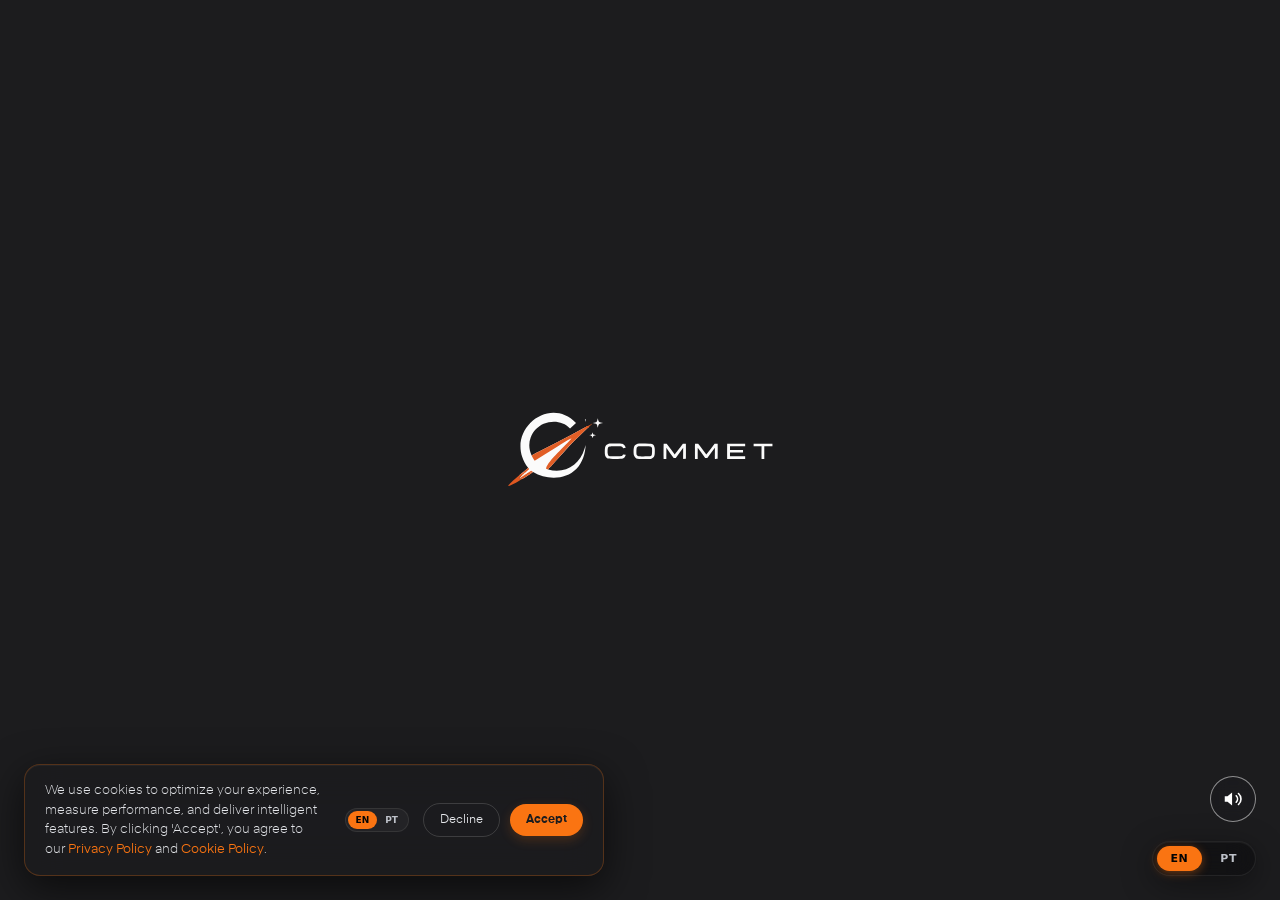
<file: index.html>
<!DOCTYPE html><html lang="en"><head><meta charset="utf-8">
<meta name="viewport" content="width=device-width, initial-scale=1">
<script type="importmap">{"imports":{"#entry":"/_nuxt/Btj8EfoF2.js"}}</script>
<title>Commet.pro - Technology, AI and Performance Studio</title>
<script src="https://www.googletagmanager.com/gtag/js?id=G-QCJK6P8FQQ" async></script>
<style>@font-face{font-display:swap;font-family:Eina01;font-style:normal;font-weight:400;src:url(/fonts/Eina01-Regular.woff2) format("woff2"),url(/fonts/Eina01-Regular.woff) format("woff")}@font-face{font-display:swap;font-family:Eina01;font-style:normal;font-weight:300;src:url(/fonts/Eina01-Light.woff2) format("woff2"),url(/fonts/Eina01-Light.woff) format("woff")}@font-face{font-display:swap;font-family:Eina01;font-style:normal;font-weight:700;src:url(/fonts/Eina01-Bold.woff2) format("woff2"),url(/fonts/Eina01-Bold.woff) format("woff")}@font-face{font-display:swap;font-family:Eina03;font-style:normal;font-weight:700;src:url(/fonts/Eina03-Bold.woff2) format("woff2"),url(/fonts/Eina03-Bold.woff) format("woff")}@font-face{font-display:swap;font-family:Eina03;font-style:normal;font-weight:300;src:url(/fonts/Eina03-Light.woff2) format("woff2"),url(/fonts/Eina03-Light.woff) format("woff")}@font-face{font-display:swap;font-family:Eina02;font-style:normal;font-weight:700;src:url(/fonts/Eina02-Bold.woff2) format("woff2"),url(/fonts/Eina02-Bold.woff) format("woff")}@font-face{font-display:swap;font-family:Eina02;font-style:normal;font-weight:300;src:url(/fonts/Eina02-Light.woff2) format("woff2"),url(/fonts/Eina02-Light.woff) format("woff")}@font-face{font-display:swap;font-family:Eina02;font-style:normal;font-weight:600;src:url(/fonts/Eina02-SemiBold.woff2) format("woff2"),url(/fonts/Eina02-SemiBold.woff) format("woff")}@font-face{font-display:swap;font-family:Eina01;font-style:normal;font-weight:600;src:url(/fonts/Eina01-SemiBold.woff2) format("woff2"),url(/fonts/Eina01-SemiBold.woff) format("woff")}@font-face{font-display:swap;font-family:Eina02;font-style:normal;font-weight:400;src:url(/fonts/Eina02-Regular.woff2) format("woff2"),url(/fonts/Eina02-Regular.woff) format("woff")}@font-face{font-display:swap;font-family:Eina03;font-style:normal;font-weight:600;src:url(/fonts/Eina03-SemiBold.woff2) format("woff2"),url(/fonts/Eina03-SemiBold.woff) format("woff")}@font-face{font-display:swap;font-family:Eina03;font-style:normal;font-weight:400;src:url(/fonts/Eina03-Regular.woff2) format("woff2"),url(/fonts/Eina03-Regular.woff) format("woff")}@font-face{font-display:swap;font-family:Eina04;font-style:normal;font-weight:700;src:url(/fonts/Eina04-Bold.woff2) format("woff2"),url(/fonts/Eina04-Bold.woff) format("woff")}@font-face{font-display:swap;font-family:Eina04;font-style:normal;font-weight:300;src:url(/fonts/Eina04-Light.woff2) format("woff2"),url(/fonts/Eina04-Light.woff) format("woff")}@font-face{font-display:swap;font-family:Eina04;font-style:normal;font-weight:600;src:url(/fonts/Eina04-SemiBold.woff2) format("woff2"),url(/fonts/Eina04-SemiBold.woff) format("woff")}@font-face{font-display:swap;font-family:Eina04;font-style:normal;font-weight:400;src:url(/fonts/Eina04-Regular.woff2) format("woff2"),url(/fonts/Eina04-Regular.woff) format("woff")}body,html{color:#fff;font-family:Eina01;margin:0;padding:0}body *,html *{box-sizing:border-box}body,html{background-color:#1C1C1E;touch-action:none;--bg:#1C1C1E;--spring-easing:linear(0,.0018,.0069 1.15%,.026 2.3%,.0637,.1135 5.18%,.2229 7.78%,.5977 15.84%,.7014,.7904,.8641,.9228,.9676 28.8%,1.0032 31.68%,1.0225,1.0352 36.29%,1.0431 38.88%,1.046 42.05%,1.0448 44.35%,1.0407 47.23%,1.0118 61.63%,1.0025 69.41%,.9981 80.35%,.9992 99.94%)}#__nuxt,body,html{height:100%;left:0;overflow:hidden;overscroll-behavior:contain;position:fixed;top:0;width:100%}#__nuxt{scroll-behavior:smooth;transition-behavior:allow-discrete;transition-duration:1ms;transition-property:overflow}.ic-typ-h1{font-family:Eina02;font-size:min(5.5vw,11.5vh);font-style:normal;font-weight:300;line-height:normal;line-height:85%;margin:0 0 20px}@media screen and (max-width:900px){.ic-typ-h1{font-size:min(7.7777777778vw,6.4814814815vh)}}@media screen and (max-width:600px){.ic-typ-h1{font-size:min(9.4444444444vw,7.8703703704vh)}}.ic-typ-h2{font-family:Eina02;font-size:min(42px,4.6666666667vh);font-style:normal;font-weight:400;line-height:90%;line-height:85%;margin:0 0 20px}@media screen and (max-width:900px){.ic-typ-h2{font-size:min(5.5555555556vw,4.6296296296vh)}}@media screen and (max-width:600px){.ic-typ-h2{font-size:min(7.2222222222vw,6.0185185185vh)}}.ic-typ-h2--small{font-size:min(38px,4.2222222222vh)}@media screen and (max-width:900px){.ic-typ-h2--small{font-size:min(5.1111111111vw,4.2592592593vh)}}@media screen and (max-width:600px){.ic-typ-h2--small{font-size:min(6.7777777778vw,5.6481481481vh)}}.ic-typ-p{font-family:Eina02;font-size:max(16px,min(22px,2.4444444444vh));font-style:normal;font-weight:300;line-height:normal;margin:0}@media screen and (max-width:1400px){.ic-typ-p{font-size:max(16px,min(16px,1.6666666667vh))}}@media screen and (max-width:600px){.ic-typ-p{font-size:16px}}.ic-typ-p::-moz-placeholder{font-family:Eina02;font-size:max(16px,min(22px,2.4444444444vh));font-style:normal;font-weight:300;line-height:normal;margin:0}.ic-typ-p::placeholder{font-family:Eina02;font-size:max(16px,min(22px,2.4444444444vh));font-style:normal;font-weight:300;line-height:normal;margin:0}@media screen and (max-width:1400px){.ic-typ-p::-moz-placeholder{font-size:max(16px,min(16px,1.6666666667vh))}.ic-typ-p::placeholder{font-size:max(16px,min(16px,1.6666666667vh))}}@media screen and (max-width:600px){.ic-typ-p::-moz-placeholder{font-size:16px}.ic-typ-p::placeholder{font-size:16px}}.ic-typ-p--big{font-family:Eina02;font-size:max(18px,min(24px,2.6666666667vh))!important;font-style:normal;font-weight:300;line-height:normal;margin:0}@media screen and (max-width:1400px){.ic-typ-p--big{font-size:max(18px,min(22px,2.037037037vh))!important}}@media screen and (max-width:600px){.ic-typ-p--big{font-size:18px!important}}.ic-typ-p--small{font-family:Eina02;font-size:max(14px,min(16px,1.7777777778vh))!important;font-style:normal;font-weight:300;line-height:normal;margin:0}@media screen and (max-width:1400px){.ic-typ-p--small{font-size:max(14px,min(16px,1.4814814815vh))!important}}@media screen and (max-width:600px){.ic-typ-p--small{font-size:14px}}.ic-btn{align-items:center;background-color:transparent;border:1px solid #fff;border-radius:200px;color:#fff;cursor:pointer;display:flex;flex-flow:row;font-family:Eina02;font-size:max(16px,min(22px,2.4444444444vh));font-style:normal;font-weight:300;gap:14px;justify-content:center;line-height:normal;padding:10px 20px;text-decoration:none;transition:background-color .3s ease-in-out}@media screen and (max-width:1400px){.ic-btn{font-size:max(16px,min(16px,1.6666666667vh))}}@media screen and (max-width:600px){.ic-btn{font-size:16px}}.ic-btn:after{background-image:url("data:image/svg+xml;charset=utf-8,%3Csvg xmlns='http://www.w3.org/2000/svg' width='9' height='13' fill='none' viewBox='0 0 9 13'%3E%3Cpath fill='%23f6f8f9' d='M.646 7.146a.5.5 0 1 0 .708.708L1 7.5zM8.5.5A.5.5 0 0 0 8 0H3.5a.5.5 0 0 0 0 1h4v4a.5.5 0 0 0 1 0zM1 7.5l.354.354 7-7L8 .5 7.646.146l-7 7z'/%3E%3C/svg%3E");background-repeat:no-repeat;background-size:contain;content:"";display:block;height:20px;transform:translateY(3px) translateZ(0);transition:all .3s ease-out;width:20px}.ic-btn.no-outline{border:none}.ic-btn:hover:after{transform:translateY(5px) translate(-4px) translateZ(0) rotate(45deg)}.ic-fh-section{align-items:center;box-sizing:border-box;display:flex;flex-flow:column;gap:20px;height:100dvh;justify-content:center;padding:60px 80px;text-align:center;width:100%}@media screen and (max-width:600px){.ic-fh-section{padding:20px}}.ic-fh-particles-section{align-items:flex-start;box-sizing:border-box;display:flex;flex-flow:column;gap:20px;height:100dvh;justify-content:flex-start;padding:180px 80px 60px;text-align:center;width:100%}@media screen and (max-width:600px){.ic-fh-particles-section{padding-left:20px;padding-right:20px;padding-top:120px}}.ic-fh-particles-section h2,.ic-fh-particles-section p{font-weight:300!important;max-width:500px}.ic-fh-particles-section,.ic-fh-particles-section--left{text-align:left}@media screen and (min-width:600px){.ic-fh-particles-section--right{align-items:flex-end;text-align:right}}[data-animated]{-webkit-backface-visibility:hidden;-moz-backface-visibility:hidden;-ms-backface-visibility:hidden;transition:none!important;will-change:transform}video{mix-blend-mode:screen;-o-object-fit:cover;object-fit:cover;pointer-events:none}.ic-subsection,video{height:100%;left:0;position:fixed;top:0;width:100%}.ic-subsection{align-items:center;background-color:#1C1C1E75;box-sizing:border-box;display:flex;flex-flow:row;justify-content:center;padding:160px 20px 20px;transform:translateZ(0);transition:opacity .5s ease;z-index:2}@media screen and (max-width:1200px){.ic-subsection{padding-top:100px}}.ic-subsection.v-enter-from,.ic-subsection.v-leave-to{opacity:0}.ic-subsection .ic-content{height:-moz-fit-content;height:fit-content;margin:auto;-webkit-mask-image:linear-gradient(0deg,transparent 0,#000 20px,#000 calc(100% - 20px),transparent);mask-image:linear-gradient(0deg,transparent 0,#000 20px,#000 calc(100% - 20px),transparent);max-height:100%;max-width:500px;overflow-y:auto;padding:20px 10px 100px;text-align:left}.ic-subsection ::-webkit-scrollbar{height:6px;width:6px}.ic-subsection ::-webkit-scrollbar-track{background:#fcf6e7;border-radius:10px}.ic-subsection ::-webkit-scrollbar-thumb{background:#1C1C1E;-webkit-transition:all .3s;transition:all .3s}.ic-motion{align-items:inherit;display:inherit;flex-flow:inherit;flex-grow:inherit;flex-shrink:inherit;gap:inherit;justify-content:inherit;text-align:inherit}.grecaptcha-badge{display:none!important;opacity:0!important;pointer-events:none!important}.i18n-text{white-space:pre-line}</style>
<style>.ic-loader-wrapper[data-v-99045bec]{align-items:center;background-color:#1C1C1E;display:flex;flex-flow:row;height:100%;justify-content:center;left:0;position:fixed;top:0;width:100%;z-index:1000}.ic-loader-wrapper.v-enter-active[data-v-99045bec],.ic-loader-wrapper.v-leave-active[data-v-99045bec]{transition:opacity 1.5s ease}.ic-loader-wrapper.v-enter-from[data-v-99045bec],.ic-loader-wrapper.v-leave-to[data-v-99045bec]{opacity:0}.ic-loader-animation[data-v-99045bec]{clip-path:polygon(0 30%,100% 30%,100% 70%,0 70%);display:flex;flex-flow:row;height:500px;width:500px}
.comet-logo-container[data-v-99045bec] {
  animation: comet-breathing-99045bec 3s ease-in-out infinite;
}
.comet-logo-symbol[data-v-99045bec] {
  transform-origin: 57px 48px;
  animation: symbol-entrance-99045bec 1.2s cubic-bezier(0.34, 1.56, 0.64, 1) forwards;
}
.comet-logo-letter[data-v-99045bec] {
  animation: letter-entrance-99045bec 0.8s cubic-bezier(0.25, 1, 0.5, 1) forwards;
  opacity: 0;
}
.letter-c[data-v-99045bec] { animation-delay: 0.3s; }
.letter-o[data-v-99045bec] { animation-delay: 0.4s; }
.letter-m1[data-v-99045bec] { animation-delay: 0.5s; }
.letter-m2[data-v-99045bec] { animation-delay: 0.6s; }
.letter-e[data-v-99045bec] { animation-delay: 0.7s; }
.letter-t[data-v-99045bec] { animation-delay: 0.8s; }

@keyframes comet-breathing-99045bec {
  0%, 100% { filter: drop-shadow(0 0 6px rgba(250, 116, 18, 0.15)); }
  50% { filter: drop-shadow(0 0 20px rgba(250, 116, 18, 0.6)); }
}
@keyframes symbol-entrance-99045bec {
  0% { transform: scale(0) rotate(-180deg); opacity: 0; }
  100% { transform: scale(1) rotate(0deg); opacity: 1; }
}
@keyframes letter-entrance-99045bec {
  0% { opacity: 0; transform: translateY(12px); fill: #FA7412; filter: drop-shadow(0 0 8px rgba(250, 116, 18, 0.6)); }
  60% { opacity: 1; fill: #FA7412; filter: drop-shadow(0 0 12px rgba(250, 116, 18, 0.9)); }
  100% { opacity: 1; transform: translateY(0); fill: #fbfbfb; filter: none; }
}
</style>
<style>.relative[data-v-4322b216]{position:relative}.absolute[data-v-4322b216]{position:absolute}.isolate[data-v-4322b216]{isolation:isolate}.inset-0[data-v-4322b216]{inset:0}.w-full[data-v-4322b216]{width:100%}.h-full[data-v-4322b216]{height:100%}</style>
<style>header[data-v-475cdb37]{align-items:center;box-sizing:border-box;color:#fff;display:grid;flex-flow:row;font-family:Eina01;font-weight:300!important;grid-template-columns:1fr 5fr 1fr;height:200px;justify-content:space-between;left:0;padding:60px 90px;position:fixed;top:0;width:100%;z-index:5}@media screen and (max-height:800px){header[data-v-475cdb37]{height:100px;padding:20px 90px}}header [data-anim][data-v-475cdb37],header nav[data-v-475cdb37]{z-index:9}header .ic-menu-toggle[data-v-475cdb37]{cursor:pointer;display:none;height:22px;margin-bottom:auto;margin-left:auto;position:relative;position:absolute;right:90px;top:85px;width:30px}@media screen and (max-height:800px){header .ic-menu-toggle[data-v-475cdb37]{top:30px}}header .ic-menu-toggle[data-v-475cdb37]:after,header .ic-menu-toggle[data-v-475cdb37]:before{background-color:#fff;content:"";height:2px;left:0;position:absolute;top:50%;transform:translateY(-5px);transition:all .4s ease-in-out;width:100%}header .ic-menu-toggle[data-v-475cdb37]:after{transform:translateY(3px)}header .ic-menu-toggle[data-v-475cdb37]:hover:before{transform:translateY(-6px)}header .ic-menu-toggle[data-v-475cdb37]:hover:after{transform:translateY(4px)}header .ic-menu-toggle.open[data-v-475cdb37]:before,header .ic-menu-toggle.ss_open[data-v-475cdb37]:before{transform:translateY(0) rotate(45deg)}header .ic-menu-toggle.open[data-v-475cdb37]:after,header .ic-menu-toggle.ss_open[data-v-475cdb37]:after{transform:translateY(0) rotate(-45deg)}header .ic-menu-toggle.open[data-v-475cdb37]:hover:before,header .ic-menu-toggle.ss_open[data-v-475cdb37]:hover:before{transform:translateY(0) rotate(45deg)}header .ic-menu-toggle.open[data-v-475cdb37]:hover:after,header .ic-menu-toggle.ss_open[data-v-475cdb37]:hover:after{transform:translateY(0) rotate(-45deg)}header .ic-menu-toggle.ss_open[data-v-475cdb37]{display:block!important}@media screen and (max-width:1200px){header[data-v-475cdb37]{grid-template-columns:1fr 1fr;height:100px}header .ic-menu-toggle[data-v-475cdb37]{display:block;right:80px;top:35px}header p[data-v-475cdb37]{display:none}}header p[data-v-475cdb37]{transition:opacity .5s ease}header p.v-enter-from[data-v-475cdb37],header p.v-leave-to[data-v-475cdb37]{opacity:0!important}header nav[data-v-475cdb37]{align-items:center;display:flex;flex-flow:row;gap:30px;margin:auto;transition:opacity .5s ease}header nav.v-enter-from[data-v-475cdb37],header nav.v-leave-to[data-v-475cdb37]{opacity:0}@media screen and (max-width:1200px){header nav[data-v-475cdb37]{align-items:center;flex-flow:column;justify-content:center;position:fixed}header nav[data-v-475cdb37],header nav[data-v-475cdb37]:before{height:100%;left:0;top:0;width:100%}header nav[data-v-475cdb37]:before{background-color:#272727;content:"";position:absolute}}header nav a[data-v-475cdb37]{align-items:center;display:flex;flex-flow:row;font-size:max(16px,min(22px,2.4444444444vh));justify-content:center}@media screen and (max-width:1400px){header nav a[data-v-475cdb37]{font-size:max(16px,min(16px,1.6666666667vh))}}@media screen and (max-width:600px){header nav a[data-v-475cdb37]{font-size:16px}}header nav a[data-v-475cdb37]{cursor:pointer;gap:5px}header nav a[data-v-475cdb37]:after{background-image:url("data:image/svg+xml;charset=utf-8,%3Csvg xmlns='http://www.w3.org/2000/svg' width='9' height='13' fill='none' viewBox='0 0 9 13'%3E%3Cpath fill='%23f6f8f9' d='M.646 7.146a.5.5 0 1 0 .708.708L1 7.5zM8.5.5A.5.5 0 0 0 8 0H3.5a.5.5 0 0 0 0 1h4v4a.5.5 0 0 0 1 0zM1 7.5l.354.354 7-7L8 .5 7.646.146l-7 7z'/%3E%3C/svg%3E");background-repeat:no-repeat;background-size:contain;content:"";display:block;height:13px;transition:all .3s ease-out;width:9px}header nav a[data-v-475cdb37]:hover:after{transform:translateY(0) translate(-2px) translateZ(0) rotate(45deg)}header [data-anim][data-v-475cdb37]{animation:entrance-475cdb37 1s forwards;animation-delay:.5s;opacity:0}header [data-anim][data-anim="0"][data-v-475cdb37]{animation-delay:.3s}header [data-anim][data-anim="1"][data-v-475cdb37]{animation-delay:.4s}header [data-anim][data-anim="2"][data-v-475cdb37]{animation-delay:.5s}header [data-anim][data-anim="3"][data-v-475cdb37]{animation-delay:.6s}header [data-anim][data-anim="4"][data-v-475cdb37]{animation-delay:.7s}header [data-anim][data-anim="5"][data-v-475cdb37]{animation-delay:.8s}header [data-anim][data-anim="6"][data-v-475cdb37]{animation-delay:.9s}header [data-anim][data-anim="7"][data-v-475cdb37]{animation-delay:1s}header [data-anim][data-anim="8"][data-v-475cdb37]{animation-delay:1.1s}@keyframes entrance-475cdb37{0%{opacity:0;transform:translateY(20px) translateZ(0)}to{opacity:1;transform:translateY(0) translateZ(0)}}header p[data-v-475cdb37]{font-size:18px;margin:0;text-align:right}header a[data-v-475cdb37]{color:#fff;text-decoration:none}@media screen and (max-width:1200px){header[data-v-475cdb37]{padding:30px 60px}header p[data-v-475cdb37]{display:none;font-size:14px!important}}@media screen and (max-width:600px){header[data-v-475cdb37]{padding:25px}header .ic-menu-toggle[data-v-475cdb37]{display:block;right:25px}header p[data-v-475cdb37]{display:none;font-size:14px!important}}</style>
<style>.cursor[data-v-67afdf24]{backface-visibility:hidden;height:0;left:0;pointer-events:none;position:fixed;top:0;width:0;will-change:transform;z-index:1000}.cursor span[data-v-67afdf24]{color:#fff;transform:translate(-50%,-50%)}.cursor[data-v-67afdf24]:before{border-radius:50%;content:"";height:20px;left:50%;position:absolute;top:50%;width:20px;-webkit-font-smoothing:subpixel-antialiased;background:#fff;pointer-events:none;transform:translate3d(-50%,-50%,0) translateZ(0);transition:all .1s ease-out}</style>
<style>header[data-v-4f189389]{align-items:center;box-sizing:border-box;color:#fff;display:grid;flex-flow:row;font-family:Eina01;font-weight:300!important;grid-template-columns:1fr 5fr 1fr;height:200px;justify-content:space-between;left:0;padding:60px 90px;position:fixed;top:0;width:100%;z-index:5}@media screen and (max-height:800px){header[data-v-4f189389]{height:100px;padding:20px 90px}}header [data-anim][data-v-4f189389],header nav[data-v-4f189389]{z-index:9}header .ic-menu-toggle[data-v-4f189389]{cursor:pointer;display:none;height:22px;margin-bottom:auto;margin-left:auto;position:relative;position:absolute;right:90px;top:85px;width:30px}@media screen and (max-height:800px){header .ic-menu-toggle[data-v-4f189389]{top:30px}}header .ic-menu-toggle[data-v-4f189389]:after,header .ic-menu-toggle[data-v-4f189389]:before{background-color:#fff;content:"";height:2px;left:0;position:absolute;top:50%;transform:translateY(-5px);transition:all .4s ease-in-out;width:100%}header .ic-menu-toggle[data-v-4f189389]:after{transform:translateY(3px)}header .ic-menu-toggle[data-v-4f189389]:hover:before{transform:translateY(-6px)}header .ic-menu-toggle[data-v-4f189389]:hover:after{transform:translateY(4px)}header .ic-menu-toggle.open[data-v-4f189389]:before,header .ic-menu-toggle.ss_open[data-v-4f189389]:before{transform:translateY(0) rotate(45deg)}header .ic-menu-toggle.open[data-v-4f189389]:after,header .ic-menu-toggle.ss_open[data-v-4f189389]:after{transform:translateY(0) rotate(-45deg)}header .ic-menu-toggle.open[data-v-4f189389]:hover:before,header .ic-menu-toggle.ss_open[data-v-4f189389]:hover:before{transform:translateY(0) rotate(45deg)}header .ic-menu-toggle.open[data-v-4f189389]:hover:after,header .ic-menu-toggle.ss_open[data-v-4f189389]:hover:after{transform:translateY(0) rotate(-45deg)}header .ic-menu-toggle.ss_open[data-v-4f189389]{display:block!important}@media screen and (max-width:1200px){header[data-v-4f189389]{grid-template-columns:1fr 1fr;height:100px}header .ic-menu-toggle[data-v-4f189389]{display:block;right:80px;top:35px}header p[data-v-4f189389]{display:none}}header p[data-v-4f189389]{transition:opacity .5s ease}header p.v-enter-from[data-v-4f189389],header p.v-leave-to[data-v-4f189389]{opacity:0!important}header nav[data-v-4f189389]{align-items:center;display:flex;flex-flow:row;gap:30px;margin:auto;transition:opacity .5s ease}header nav.v-enter-from[data-v-4f189389],header nav.v-leave-to[data-v-4f189389]{opacity:0}@media screen and (max-width:1200px){header nav[data-v-4f189389]{align-items:center;flex-flow:column;justify-content:center;position:fixed}header nav[data-v-4f189389],header nav[data-v-4f189389]:before{height:100%;left:0;top:0;width:100%}header nav[data-v-4f189389]:before{background-color:#272727;content:"";position:absolute}}header nav a[data-v-4f189389]{align-items:center;display:flex;flex-flow:row;font-size:max(16px,min(22px,2.4444444444vh));justify-content:center}@media screen and (max-width:1400px){header nav a[data-v-4f189389]{font-size:max(16px,min(16px,1.6666666667vh))}}@media screen and (max-width:600px){header nav a[data-v-4f189389]{font-size:16px}}header nav a[data-v-4f189389]{cursor:pointer;gap:5px}header nav a[data-v-4f189389]:after{background-image:url("data:image/svg+xml;charset=utf-8,%3Csvg xmlns='http://www.w3.org/2000/svg' width='9' height='13' fill='none' viewBox='0 0 9 13'%3E%3Cpath fill='%23f6f8f9' d='M.646 7.146a.5.5 0 1 0 .708.708L1 7.5zM8.5.5A.5.5 0 0 0 8 0H3.5a.5.5 0 0 0 0 1h4v4a.5.5 0 0 0 1 0zM1 7.5l.354.354 7-7L8 .5 7.646.146l-7 7z'/%3E%3C/svg%3E");background-repeat:no-repeat;background-size:contain;content:"";display:block;height:13px;transition:all .3s ease-out;width:9px}header nav a[data-v-4f189389]:hover:after{transform:translateY(0) translate(-2px) translateZ(0) rotate(45deg)}header [data-anim][data-v-4f189389]{animation:entrance-4f189389 1s forwards;animation-delay:.5s;opacity:0}header [data-anim][data-anim="0"][data-v-4f189389]{animation-delay:.3s}header [data-anim][data-anim="1"][data-v-4f189389]{animation-delay:.4s}header [data-anim][data-anim="2"][data-v-4f189389]{animation-delay:.5s}header [data-anim][data-anim="3"][data-v-4f189389]{animation-delay:.6s}header [data-anim][data-anim="4"][data-v-4f189389]{animation-delay:.7s}header [data-anim][data-anim="5"][data-v-4f189389]{animation-delay:.8s}header [data-anim][data-anim="6"][data-v-4f189389]{animation-delay:.9s}header [data-anim][data-anim="7"][data-v-4f189389]{animation-delay:1s}header [data-anim][data-anim="8"][data-v-4f189389]{animation-delay:1.1s}@keyframes entrance-4f189389{0%{opacity:0;transform:translateY(20px) translateZ(0)}to{opacity:1;transform:translateY(0) translateZ(0)}}header p[data-v-4f189389]{font-size:18px;margin:0;text-align:right}header a[data-v-4f189389]{color:#fff;text-decoration:none}@media screen and (max-width:1200px){header[data-v-4f189389]{padding:30px 60px}header p[data-v-4f189389]{display:none;font-size:14px!important}}@media screen and (max-width:600px){header[data-v-4f189389]{padding:25px}header .ic-menu-toggle[data-v-4f189389]{display:block;right:25px}header p[data-v-4f189389]{display:none;font-size:14px!important}}</style>
<style>#home[data-v-ccf0a9ca]{position:relative}#home [data-disappear-timecode][data-v-ccf0a9ca]{transition:all 1s,font-size 0s;transition-timing-function:cubic-bezier(.25,.46,.45,.94)}#home [data-disappear-timecode="2"][data-v-ccf0a9ca]{opacity:0;transform:translateY(-300px) scale(.2);transition:all .7s,font-size 0s}#home .ic-h1-wrap[data-timecode][data-v-ccf0a9ca]{clip-path:polygon(0 130px,100% 130px,100% 300%,0 300%);z-index:3}@keyframes h1_enter-ccf0a9ca{0%{opacity:0;transform:translate(-50%,50px)}to{opacity:1;transform:translate(-50%)}}@keyframes div_enter-ccf0a9ca{0%{opacity:0;transform:translate(-50%,calc(100% + 50px))}to{opacity:1;transform:translate(-50%,100%)}}#home .ic-h1-wrap[data-timecode] h1[data-v-ccf0a9ca]{animation:h1_enter-ccf0a9ca 1.5s ease-out forwards;animation-delay:3s;bottom:0;left:50%;margin:0;opacity:0;pointer-events:none;position:absolute;transform:translate(-50%,50px);width:100%}#home .ic-h1-wrap[data-timecode] h1.no_anim[data-v-ccf0a9ca]{animation:none!important;animation-delay:0s!important;opacity:1!important;transform:translate(-50%)}#home .ic-h1-wrap[data-timecode]>div[data-v-ccf0a9ca]{animation:div_enter-ccf0a9ca 1.5s ease-out forwards;animation-delay:3.2s;bottom:0;box-sizing:border-box;display:flex;flex-flow:column;height:50dvh!important;justify-content:space-between;left:50%;opacity:0;padding-top:20px;position:absolute;transform:translate(-50%) translateY(100%);width:100%}#home .ic-h1-wrap[data-timecode]>div.no_anim[data-v-ccf0a9ca]{animation:none!important;animation-delay:0s!important;opacity:1!important;transform:translate(-50%) translateY(100%)}#home .ic-h1-wrap[data-timecode]>div>div[data-v-ccf0a9ca]{align-items:center;display:flex;flex-flow:column;gap:20px;justify-content:center;width:100%}@media screen and (max-width:600px){#home .ic-h1-wrap[data-timecode]>div>div[data-v-ccf0a9ca]{height:calc(100% - 80px);justify-content:space-between}}#home .ic-h1-wrap[data-timecode][data-v-ccf0a9ca]{height:50dvh;left:50%;position:fixed;text-align:center;top:0;transform:translate(-50%) translateZ(0);transform:translate(-50%,-100dvh) scale(.5) translateZ(0);transform-origin:bottom;transition:all 1s,font-size 0s;transition-timing-function:cubic-bezier(.25,.46,.45,.94);width:100%}#home .ic-h1-wrap[data-timecode][data-timecode="0"][data-v-ccf0a9ca],#home .ic-h1-wrap[data-timecode][data-timecode="1"][data-v-ccf0a9ca]{display:block;transform:translate(-50%,-20px) translateZ(0)}@media screen and (max-width:700px){#home .ic-h1-wrap[data-timecode][data-timecode="0"][data-v-ccf0a9ca],#home .ic-h1-wrap[data-timecode][data-timecode="1"][data-v-ccf0a9ca]{transform:translate(-50%) translateZ(0)}}#home .ic-h1-wrap[data-timecode][data-timecode="2"][data-v-ccf0a9ca]{clip-path:none!important;display:block;pointer-events:none;transform:translate(-50%,-25vh) scale(.3) translateZ(0)}@media screen and (max-width:1000px){#home .ic-h1-wrap[data-timecode][data-timecode="2"][data-v-ccf0a9ca]{transform:translate(-50%,-25vh) scale(.8) translateZ(0)}}@media screen and (max-width:700px){#home .ic-h1-wrap[data-timecode][data-timecode="2"][data-v-ccf0a9ca]{transform:translate(-50%,-20vh) scale(.8) translateZ(0)}}#home .ic-h1-wrap[data-timecode][data-timecode="3"][data-v-ccf0a9ca]{display:block;transform:translate(-50%,-100dvh) scale(.5) translateZ(0)}#home .ic-fh-section[data-v-ccf0a9ca]{animation:enter-ccf0a9ca 1.5s ease-out forwards;display:grid;grid-template-columns:1fr;grid-template-rows:1fr 1fr;left:0;opacity:0;position:sticky;top:0;z-index:2}#home .ic-fh-section>div[data-v-ccf0a9ca]{align-items:center;display:flex;flex-flow:column;gap:20px;grid-row:2;height:100%;justify-content:flex-start;width:100%}#home .ic-fh-section.animated[data-v-ccf0a9ca]{animation-delay:3s;transform:translateY(50px)}@keyframes enter-ccf0a9ca{0%{opacity:0;transform:translateY(50px)}to{opacity:1;transform:translateY(0)}}@media screen and (max-width:700px){#home a[data-v-ccf0a9ca]{margin-top:20px}}#home p[data-v-ccf0a9ca]{box-sizing:border-box;max-width:1123px;padding:0 20px}@media screen and (max-width:1250px){#home p[data-v-ccf0a9ca]{max-width:800px}}#home .ic-header-gradient[data-v-ccf0a9ca]{background-image:linear-gradient(180deg,transparent,#1C1C1E);bottom:0;height:30%;left:0;pointer-events:none!important;position:fixed;width:100%;z-index:0}</style>
<style>.v-enter-active[data-v-b1af46c5],.v-leave-active[data-v-b1af46c5]{transition:opacity .5s ease}.v-enter-from[data-v-b1af46c5],.v-leave-to[data-v-b1af46c5]{opacity:0}.ic-scroll-down[data-v-b1af46c5]{bottom:20px;height:55px;left:0;margin:80px auto auto;position:fixed;right:0;width:20px;z-index:1}@media screen and (max-width:800px){.ic-scroll-down[data-v-b1af46c5]{bottom:0;transform:scale(.7)}}@media screen and (max-height:700px){.ic-scroll-down[data-v-b1af46c5]{bottom:0;transform:scale(.7)}}.ic-scroll-down-mouse[data-v-b1af46c5]{border:1px solid #fff;border-radius:25px;box-sizing:content-box;height:42px;opacity:.75;position:relative;width:28px}.ic-scroll-down-mouse-inner[data-v-b1af46c5]{animation-duration:3.2s;animation-iteration-count:infinite;animation-name:scroll-b1af46c5;background-image:url("data:image/svg+xml;charset=utf-8,%3Csvg xmlns='http://www.w3.org/2000/svg' width='8' height='12' fill='none' viewBox='0 0 8 12'%3E%3Cpath fill='%23f6f8f9' d='M4.5 1.054a.5.5 0 0 0-1 0h1m-.854 10.253a.5.5 0 0 0 .708 0l3.182-3.182a.5.5 0 1 0-.708-.707L4 10.246 1.172 7.418a.5.5 0 0 0-.708.707zM4 1.054h-.5v9.9h1v-9.9z'/%3E%3C/svg%3E");background-position:50%;background-repeat:no-repeat;background-size:contain;height:16px;left:50%;position:absolute;top:10px;width:16px}@keyframes scroll-b1af46c5{0%{transform:translateY(4px) translate(-50%)}50%{transform:translateY(10px) translate(-50%)}to{transform:translateY(4px) translate(-50%)}}</style>
<style>.ic-scroll-filler[data-v-458c9b24]{pointer-events:none}</style>
<style>#horizons{height:100dvh}#horizons .ic-ovfh-text{align-items:center;bottom:calc(80px + 8.6vh);display:flex;flex-flow:column;justify-content:center;left:50%;opacity:var(--opacity);pointer-events:none;position:fixed;transform:translate(-50%,calc(-50% + var(--y)*1px));width:100%}@media screen and (max-width:1800px){#horizons .ic-ovfh-text{bottom:140px;transform:translate(-50%,calc(-20% + var(--y)*1px))}}@media screen and (max-width:900px){#horizons .ic-ovfh-text{bottom:140px;transform:translate(-50%,calc(-10% + var(--y)*1px))}}#horizons .ic-ovfh-text .ic-typ-p{max-width:1148px;text-align:center}#horizons .ic-fh-section{justify-content:flex-end;padding-top:20%}#horizons p{box-sizing:border-box;max-width:1083px;padding:0 10px}#horizons h1{align-items:center;display:flex;justify-content:center;line-height:100%;white-space:nowrap}#horizons h1 span{animation:span_enter 1s ease-out infinite;display:inline-block;margin-left:1.5vw;-webkit-mask-position:top left;mask-position:top left;overflow:hidden;white-space:nowrap;width:calc(min(5.5vw,11.5vh)*var(--multiplier,6.6)*var(--progress))}@media screen and (max-width:1800px){#horizons h1{clip-path:polygon(0 0,100% 0,100% calc(50% + 50%*var(--progress)),0 calc(50% + 50%*var(--progress)));flex-flow:column;margin-left:0!important;transform:translateY(calc(50%*(1 - var(--progress))))}#horizons h1 span{width:auto!important}}</style>
<style>.ic-typ-h2[data-v-da3c1191]{font-weight:600!important}</style>
<style>.ic-typ-h2[data-v-41abe8fa]{font-weight:600!important}</style>
<style>.ic-typ-h2[data-v-44fc88cd]{font-weight:600!important}</style>
<style>.ic-typ-h2[data-v-4b305a70]{font-weight:600!important}</style>
<style>#infracore p[data-v-ab7eac73]{box-sizing:border-box;margin:0;max-width:1100px!important;padding:0 20px}#infracore h3[data-v-ab7eac73]{font-weight:600!important;margin-top:0;text-transform:uppercase}#infracore .ic-card-wrapper[data-v-ab7eac73]{align-items:stretch;display:flex;flex-flow:row;gap:50px;justify-content:center;padding-top:20px;width:100%}#infracore .ic-card-wrapper svg[data-v-ab7eac73]{flex-shrink:0;height:100%}#infracore .ic-card-wrapper .ic-card-content[data-v-ab7eac73]{align-items:center;background:#272727;border:1px solid #FA7412;border-radius:20px;display:flex;flex-flow:column;gap:20px;height:100%;max-width:300px;padding:30px;text-align:left;width:100%}@media screen and (max-width:1500px){#infracore .ic-card-wrapper .ic-card-content[data-v-ab7eac73]{padding:20px}}#infracore .ic-card-wrapper .ic-card-content h3[data-v-ab7eac73],#infracore .ic-card-wrapper .ic-card-content p[data-v-ab7eac73]{font-family:Eina02;font-weight:400;padding:0;width:100%}@media screen and (max-width:1500px){#infracore .ic-fh-section[data-v-ab7eac73]{padding:30px}}@media screen and (max-width:1000px){#infracore[data-v-ab7eac73]{align-items:center}#infracore .ic-motion[data-v-ab7eac73]{margin:auto}#infracore .ic-card-wrapper[data-v-ab7eac73]{flex-flow:column}#infracore svg[data-v-ab7eac73]{margin:20px auto;transform:rotate(90deg)}}</style>
<style>#from-visions-to-lasting-value p[data-v-4764da02]{box-sizing:border-box;margin:0;max-width:1223px;padding:0 20px}#from-visions-to-lasting-value h3[data-v-4764da02]{font-weight:600!important;margin-top:0;text-transform:uppercase}#from-visions-to-lasting-value .ic-card-wrapper[data-v-4764da02]{align-items:stretch;display:flex;flex-flow:row;gap:10px;justify-content:center;padding-top:20px;width:100%}#from-visions-to-lasting-value .ic-card-wrapper svg[data-v-4764da02]{flex-shrink:0;height:100%}#from-visions-to-lasting-value .ic-card-wrapper .ic-card-content[data-v-4764da02]{align-items:center;background:#272727;border:1px solid #FA7412;border-radius:20px;display:flex;flex-flow:column;height:100%;max-width:300px;padding:30px;text-align:left;width:100%}@media screen and (max-width:1500px){#from-visions-to-lasting-value .ic-card-wrapper .ic-card-content[data-v-4764da02]{padding:20px}}#from-visions-to-lasting-value .ic-card-wrapper .ic-card-content h3[data-v-4764da02],#from-visions-to-lasting-value .ic-card-wrapper .ic-card-content p[data-v-4764da02]{font-family:Eina02;font-weight:400;padding:0;width:100%}@media screen and (max-width:1500px){#from-visions-to-lasting-value .ic-fh-section[data-v-4764da02]{padding:30px}}@media screen and (max-width:1000px){#from-visions-to-lasting-value[data-v-4764da02]{align-items:center}#from-visions-to-lasting-value .ic-fh-section[data-v-4764da02]{height:auto;padding-top:150px}#from-visions-to-lasting-value .ic-motion[data-v-4764da02]{margin:auto}#from-visions-to-lasting-value .ic-card-wrapper[data-v-4764da02]{flex-flow:column}#from-visions-to-lasting-value svg[data-v-4764da02]{margin:20px auto;transform:rotate(90deg)}}</style>
<style>#from-visions-to-lasting-value p[data-v-b243e1ae]{box-sizing:border-box;margin:0;max-width:1223px;padding:0 20px}#from-visions-to-lasting-value h3[data-v-b243e1ae]{font-weight:600!important;margin-top:0;text-transform:uppercase}#from-visions-to-lasting-value .ic-card-wrapper[data-v-b243e1ae]{align-items:stretch;display:flex;flex-flow:row;gap:50px;justify-content:center;padding-top:20px;width:100%}#from-visions-to-lasting-value .ic-card-wrapper svg[data-v-b243e1ae]{flex-shrink:0;height:100%}#from-visions-to-lasting-value .ic-card-wrapper .ic-card-content[data-v-b243e1ae]{align-items:center;background:#272727;border:1px solid #FA7412;border-radius:20px;display:flex;flex-flow:column;gap:20px;height:100%;max-width:300px;padding:30px;text-align:left;width:100%}@media screen and (max-width:1500px){#from-visions-to-lasting-value .ic-card-wrapper .ic-card-content[data-v-b243e1ae]{padding:20px}}#from-visions-to-lasting-value .ic-card-wrapper .ic-card-content h3[data-v-b243e1ae],#from-visions-to-lasting-value .ic-card-wrapper .ic-card-content p[data-v-b243e1ae]{font-family:Eina02;font-weight:400;padding:0;width:100%}@media screen and (max-width:1500px){#from-visions-to-lasting-value .ic-fh-section[data-v-b243e1ae]{padding:30px}}@media screen and (max-width:1000px){#from-visions-to-lasting-value[data-v-b243e1ae]{align-items:center}#from-visions-to-lasting-value .ic-fh-section[data-v-b243e1ae]{height:auto;padding-top:150px}#from-visions-to-lasting-value .ic-motion[data-v-b243e1ae]{margin:auto}#from-visions-to-lasting-value .ic-card-wrapper[data-v-b243e1ae]{flex-flow:column}#from-visions-to-lasting-value svg[data-v-b243e1ae]{margin:20px auto;transform:rotate(90deg)}}</style>
<style>#contacts .ic-fh-section[data-v-a6c7a390]{position:relative;transition:opacity .5s ease-in-out}#contacts .ic-content h2[data-v-a6c7a390],#contacts .ic-content p[data-v-a6c7a390]{text-align:center;width:100%}#contacts .row[data-v-a6c7a390]{align-items:center;display:flex;flex-flow:row;gap:20px;justify-content:center}@media screen and (max-width:1000px){#contacts .row[data-v-a6c7a390]{flex-flow:column}}#contacts footer[data-v-a6c7a390]{align-items:flex-end;bottom:0;box-sizing:border-box;display:grid;flex-flow:row;gap:20px;grid-template-columns:repeat(3,1fr);justify-content:space-between;left:0;padding:50px 80px;position:absolute;width:100%}#contacts footer p[data-v-a6c7a390]{text-align:left}#contacts footer .ic-f-col[data-v-a6c7a390]{align-items:flex-end;display:flex;flex-flow:column;justify-content:flex-end}#contacts footer .ic-f-col a[data-v-a6c7a390]{text-align:right}@media screen and (max-width:1000px){#contacts footer p[data-v-a6c7a390]{text-align:center}#contacts footer[data-v-a6c7a390]{gap:0;grid-template-columns:repeat(1,1fr);padding:20px}#contacts footer .ic-f-col[data-v-a6c7a390]{align-items:center;flex-flow:row;justify-content:space-evenly}}#contacts .ic-card-wrapper[data-v-a6c7a390]{align-items:center;display:flex;flex-flow:row;gap:10px;justify-content:center;padding-top:20px;width:100%}#contacts .ic-card-wrapper svg[data-v-a6c7a390]{flex-shrink:0}#contacts .ic-card-wrapper .ic-card-content[data-v-a6c7a390]{align-items:center;display:flex;flex-flow:column;height:100%;padding:30px;text-align:left;width:100%}#contacts .ic-card-wrapper .ic-card-content h3[data-v-a6c7a390],#contacts .ic-card-wrapper .ic-card-content p[data-v-a6c7a390]{width:100%}</style>
<style>.ic_scroller{background-color:#fff;border-radius:20px;height:150px;position:fixed;right:20px;top:50%;transform:translate(30px,-50%) scale(0);width:8px;z-index:999;--spring-easing:linear(0,.0018,.0069 1.15%,.026 2.3%,.0637,.1135 5.18%,.2229 7.78%,.5977 15.84%,.7014,.7904,.8641,.9228,.9676 28.8%,1.0032 31.68%,1.0225,1.0352 36.29%,1.0431 38.88%,1.046 42.05%,1.0448 44.35%,1.0407 47.23%,1.0118 61.63%,1.0025 69.41%,.9981 80.35%,.9992 99.94%);overflow:hidden;transition:transform 1s var(--spring-easing);will-change:transform}.ic_scroller:before{border-radius:20px;box-shadow:inset 0 0 0 1px #fff;content:"";height:100%;left:0;position:absolute;top:0;width:100%;z-index:1}@media screen and (max-width:800px){.ic_scroller{display:none!important}}.ic_scroller .ic_thumb{background-color:#1C1C1E;border-radius:20px;height:50px;left:1px;opacity:1;position:absolute;top:1px;transform:translateY(calc(var(--time)*150px));transition:opacity 1s var(--spring-easing);width:6px;will-change:transform}.ic_scroller.zoomed{transform:translateY(calc(-50% + var(--direction)*10px)) scale(1) scaleX(calc(1 - var(--absdirection)*.1)) scaleY(calc(1 + var(--absdirection)*.005))}</style>
<link rel="stylesheet" href="/_nuxt/entry.C8y3yuKh.css" crossorigin>
<link rel="stylesheet" href="/_nuxt/index.CoGiBFOl.css" crossorigin>
<link rel="modulepreload" as="script" crossorigin href="/_nuxt/Btj8EfoF2.js">
<link rel="modulepreload" as="script" crossorigin href="/_nuxt/AfXoBx36.js">
<link rel="modulepreload" as="script" crossorigin href="/_nuxt/BzWj2wsH.js">
<link rel="preload" as="fetch" fetchpriority="low" crossorigin="anonymous" href="/_nuxt/builds/meta/fea3080f-0a1c-4161-b8dc-ce347455f9e3.json">
<link rel="prefetch" as="style" crossorigin href="/_nuxt/Render.CtPGPRwi.css">
<link rel="prefetch" as="script" crossorigin href="/_nuxt/BJSKHFOF.js">
<link rel="prefetch" as="script" crossorigin href="/_nuxt/DoChJKP1.js">
<link rel="prefetch" as="script" crossorigin href="/_nuxt/DP3MK9TL.js">
<link rel="prefetch" as="script" crossorigin href="/_nuxt/BMrFdEU2.js">
<meta name="apple-mobile-web-app-title" content="Commet">
<meta property="og:title" content="Commet.pro - Technology, AI and Performance Studio">
<meta property="og:site_name" content="Commet.pro">
<meta property="og:description" content="Commet is an AI-powered technology studio building websites, software, automations, platforms and growth systems for B2B companies.">
<meta property="og:type" content="website">
<meta property="og:image" content="https://commet.pro/rel.jpg">
<meta property="og:url" content="https://commet.pro">
<meta name="description" content="Commet is an AI-powered technology studio building websites, software, automations, platforms and growth systems for B2B companies.">
<link rel="icon" type="image/png" sizes="96x96" href="/favicon-96x96.png">
<link rel="icon" type="image/svg+xml" href="/favicon.svg">
<link rel="shortcut icon" href="/favicon.ico">
<link rel="apple-touch-icon" type="image/svg+xml" sizes="180x180" href="/apple-touch-icon.png">
<link rel="manifest" href="/site.webmanifest">
<link rel="canonical" href="https://commet.pro">
<script>history.scrollRestoration = "manual"</script>
<script>
             window.dataLayer = window.dataLayer || [];
              function gtag(){dataLayer.push(arguments);}

              // Consent Mode v2 — deny storage by default until the user accepts (LGPD/GDPR)
              var __commetConsent = null;
              try { __commetConsent = localStorage.getItem('commet_cookie_consent'); } catch (e) {}
              var __commetGrant = __commetConsent === 'accepted' ? 'granted' : 'denied';
              gtag('consent', 'default', {
                ad_storage: __commetGrant,
                analytics_storage: __commetGrant,
                ad_user_data: __commetGrant,
                ad_personalization: __commetGrant,
                functionality_storage: 'granted',
                security_storage: 'granted',
                wait_for_update: 500
              });

              gtag('js', new Date());
              gtag('config', 'G-QCJK6P8FQQ');
          </script>
<script type="module" src="/_nuxt/Btj8EfoF2.js" crossorigin></script>
<script id="unhead:payload" type="application/json">{"title":"Commet.pro - Technology, AI and Performance Studio","titleTemplate":"Commet.pro - Technology, AI and Performance Studio"}</script><link rel="stylesheet" href="/site-refinements.css?v=20261023"><script src="/contact-channel.js?v=20261023"></script></head><body><div id="__nuxt"><!--[--><div class="ic-loader-wrapper" data-v-99045bec><div class="ic-loader-animation" data-v-99045bec><svg id="eExyZTGsjq51" xmlns="http://www.w3.org/2000/svg" xmlns:xlink="http://www.w3.org/1999/xlink" viewBox="0 0 512 512" shape-rendering="geometricPrecision" text-rendering="geometricPrecision" project-id="06db565364ab4fc685535734ea823b72" export-id="0207ab5b42f64841b7e3e525ceb2baed" cached="false" data-v-99045bec><rect width="512" height="512" rx="0" ry="0" transform="translate(0-.000008)" fill="#1C1C1E" stroke-width="0" data-v-99045bec></rect><g class="comet-logo-container" transform="translate(107.625, 207.315)" data-v-99045bec><g class="comet-logo-symbol" data-v-99045bec><path d="M33.8,66.89C7.33,31.97,54.03-9.2,82.85,21.03c-2.01,1.76-4.1,3.77-6.09,5.59-6.89-7.4-18.02-8.74-27.05-4.71-6.1,2.72-10.87,7.76-13.26,14.01-2.38,6.21-1.69,12.4.98,18.38,1.97-1.2,4.99-2.74,7.06-3.84,5.68-2.98,11.38-5.91,17.12-8.78,10.26-5.23,20.11-10.59,30.26-16.01l1.73-.92,1.26-.65c.46.22.96.42,1.34.75l-.93.85c-.19.17-.91.85-1.08.96-6.05,6.04-11.94,11.12-17.94,17.55-4.15,4.53-8.26,9.09-12.32,13.69-2.74,3.09-5.86,6.68-8.79,9.59l-.87,1.08c16.99,4.92,32.47-4.55,37.28-21.17.38-1.3.69-2.61,1.11-3.9,0,8.26-3.57,18.83-9.52,24.68-6.31,6.21-14.32,8.85-23.04,8.83-7.47.06-14.8-1.94-21.21-5.77l-1.15.81-1.66,1.1-1.3.87c-2.11,1.44-4.8,3.11-7.02,4.43-.64-.51-2.21-.58-3.1-.69l-.06-.06c.22-.44,1.58-1.63,2.03-2.04-.31-.54-1.54-.88-2.14-.9l1.27-1.07,1.36-1.13c.51-.43.93-.77,1.47-1.16,1.2-1.12,4.34-3.51,5.21-4.51Z" fill="#fbfbfb" data-v-99045bec></path><path d="M93.6,24.74l1.26-.65c.46.22.96.42,1.34.75l-.93.85c-.19.17-.91.85-1.08.96-6.05,6.04-11.94,11.12-17.94,17.55-4.15,4.53-8.26,9.09-12.32,13.69-2.74,3.09-5.86,6.68-8.79,9.59l-.87,1.08-2.03-.73-.08-.3c1.82-7.71,20.77-23.79,26.15-30.78-4.7,2.13-10.27,5.8-14.74,8.53-7.76,4.64-15.44,9.42-23.03,14.33-1.3-1.92-2.13-3.23-3.1-5.33,1.97-1.2,4.99-2.74,7.06-3.84,5.68-2.98,11.38-5.91,17.12-8.78,10.26-5.23,20.11-10.59,30.26-16.01l1.73-.92Z" fill="#e15e26" data-v-99045bec></path><path d="M93.6,24.74l1.26-.65c.46.22.96.42,1.34.75l-.93.85c-.19.17-.91.85-1.08.96-.32-.42-1.69-.78-2.31-1l1.73-.92Z" fill="#df5821" data-v-99045bec></path><path d="M93.6,24.74l1.26-.65c.46.22.96.42,1.34.75l-.93.85c-.79-.31-.98-.44-1.66-.96Z" fill="#e15e26" data-v-99045bec></path><path d="M24.66,77.77c1.71-.83,6.22-3.87,7.97-5,.4.73,1.37.82,2.15,1.26-2.11,1.44-4.8,3.11-7.02,4.43-.64-.51-2.21-.58-3.1-.69Z" fill="#e15e26" data-v-99045bec></path><path d="M33.8,66.89l1.15,1.31c-1.45,1.29-2.96,2.67-4.44,3.91-.91-.44-1.02-.4-1.92-.7,1.2-1.12,4.34-3.51,5.21-4.51Z" fill="#df5821" data-v-99045bec></path><path d="M33.75,71.95c.52-.36,1.05-.69,1.58-1.03.47.52,1.72.92,2.4,1.13l-1.66,1.1-1.3.87c-.78-.44-1.75-.53-2.15-1.26l1.13-.81Z" fill="#e15e26" data-v-99045bec></path><path d="M33.75,71.95c.98.26,1.51.59,2.32,1.2l-1.3.87c-.78-.44-1.75-.53-2.15-1.26l1.13-.81Z" fill="#df5821" data-v-99045bec></path><path d="M25.76,73.69l1.36-1.13c.65.14,1.33.51,1.62,1.12l-.47.44-1.66,1.54c-.31-.54-1.54-.88-2.14-.9l1.27-1.07Z" fill="#df5821" data-v-99045bec></path><path d="M24.48,74.77l1.27-1.07c.81.44,1.3.79,2.2.52l.13-.04c.06-.02.12-.04.18-.05l-1.66,1.54c-.31-.54-1.54-.88-2.14-.9Z" fill="#e15e26" data-v-99045bec></path><path d="M35.33,70.92c.52-.37,1.04-.75,1.57-1.11.54.4,1.43,1.1,1.98,1.42l-1.15.81c-.67-.2-1.93-.61-2.4-1.13Z" fill="#df5821" data-v-99045bec></path><path d="M27.12,72.56c.51-.43.93-.77,1.47-1.16.9.3,1.01.26,1.92.7l-1.77,1.58c-.29-.61-.97-.98-1.62-1.12Z" fill="#e15e26" data-v-99045bec></path><path d="M24.48,74.77c.6.01,1.83.35,2.14.9-.45.41-1.81,1.6-2.03,2.04l.06.06c.89.11,2.45.18,3.1.69-1.81,1.18-12.32,7.36-14.01,7.11-.07-.09-.16-.14-.15-.26.21-1.64,9.15-9.08,10.89-10.54Z" fill="#df5821" data-v-99045bec></path><path d="M105.11,16.25c.31.53.62,2.83,1.28,3.63.73.87,2.97,1.03,4.13,1.21-3.99.71-4.47.48-5.28,4.65-.43-.21-.61-2.66-1.06-3.22-.71-.88-2.98-1.19-4.1-1.42,4.09-.58,4.26-.75,5.03-4.84Z" fill="rgba(251, 251, 251, .99)" data-v-99045bec></path><path d="M99.68,30.68c.38.3.69,1.58.87,2.12.79.3,1.78.49,2.61.68-2.35.52-2.79.45-3.23,2.9-.58-.03-.41-1.4-.75-1.82-.56-.67-1.76-.87-2.57-1.09,2.38-.52,2.53-.4,3.07-2.79Z" fill="#fbfbfb" data-v-99045bec></path><path d="M97.45,22.78l.23.72-1.49,1.34c-.38-.33-.88-.53-1.34-.75.86-.45,1.73-.89,2.6-1.31Z" fill="#df5821" data-v-99045bec></path><path d="M91.96,17.06l.62.14.3.5-.37,2.29-.55-2.93Z" fill="rgba(251, 251, 251, .95)" data-v-99045bec></path><path d="M97.45,22.78c.75-.38,1.54-.8,2.31-1.12l-2.08,1.83-.23-.72Z" fill="rgba(225, 94, 38, .94)" data-v-99045bec></path></g><path class="comet-logo-letter letter-c" d="M116.33,42.33c2.03-.23,13.61-.34,14.89.37,1.46.81,2.11,2.14,2.53,3.68-.77.16-1.92.3-2.72.42-.15-.29-.3-.59-.48-.87-.3-.46-.75-.76-1.29-.87-1.39-.27-12.02-.36-12.96.36-.7.54-.97,1.78-1.02,2.6-.12,1.66-.38,5.22.83,6.44,1.04,1.05,4.46.64,5.93.62,2.25-.03,5.16.29,7.29-.19.91-.2,1.32-.92,1.71-1.69l2.74.46c-.09.29-.19.58-.31.86-.48,1.2-1.3,2.4-2.55,2.9-1.61.64-13.94.63-15.38.01-1.17-.5-2.23-1.52-2.7-2.71-.68-1.7-.68-7.99.08-9.65.67-1.47,1.96-2.18,3.4-2.74Z" fill="#fbfbfb" data-v-99045bec></path><path class="comet-logo-letter letter-o" d="M145.91,42.3c3.76-.39,9.46.12,13.31,0,4-.12,4.49,4.68,4.34,7.71-.17,3.42.3,6.51-4,7.78-3,0-12.87.47-14.99-.52-1.11-.52-1.9-1.72-2.28-2.85-.68-2-.69-7.67.27-9.53.74-1.43,1.87-2.12,3.34-2.59ZM158.59,55.09c.72-.17,1.3-.41,1.7-1.08.53-.89.61-6.29.29-7.43-.14-.5-.43-1.01-.9-1.26-1.59-.82-10.49-.37-12.85-.38-.7.25-1.39.55-1.73,1.26-.45.96-.53,6.43-.12,7.43.23.57.75.94,1.31,1.17,1.75.7,9.88.31,12.31.29Z" fill="#fbfbfb" data-v-99045bec></path><path class="comet-logo-letter letter-m1" d="M172.6,42.26h3.09c2.73,3.48,5.53,7.43,8.26,11.02.71-1.08,2.23-2.94,3.06-4.02,1.78-2.32,3.54-4.66,5.27-7.01h3.1c.1,5.07,0,10.43,0,15.51l-2.82.05c-.11-2.05,0-5.21,0-7.34,0-1.38-.02-2.7.04-4.08l-7.59,10.37h-2.18c-2.48-3.35-5.18-7.02-7.51-10.48.15,3.46.02,7.96.02,11.5l-2.77.02c-.13-4.45-.13-11.1.03-15.53Z" fill="#fbfbfb" data-v-99045bec></path><path class="comet-logo-letter letter-m2" d="M224.8,42.25h3.1c.16,4.76-.02,10.65-.03,15.52-.88.04-1.89.02-2.79.03-.11-2.15-.02-5.11-.02-7.33v-4.06c-2.49,3.47-5.16,6.96-7.72,10.37l-2.22.02c-2.52-3.31-5.13-7.01-7.62-10.39-.08,3.74,0,7.62-.04,11.38h-2.8c-.08-3.17.02-6.52-.02-9.73-.02-1.21-.06-4.76.11-5.78l3.2-.02c2.68,3.23,5.59,7.54,8.32,10.98,2.87-3.64,5.71-7.3,8.52-10.98Z" fill="#fbfbfb" data-v-99045bec></path><path class="comet-logo-letter letter-e" d="M237.65,42.27h18.42s.01,2.68.01,2.68l-15.56-.02v3.81s13.37,0,13.37,0c.04.76,0,1.85,0,2.63h-6.5s-6.88-.01-6.88-.01v3.74s15.55-.04,15.55-.04v2.73c-6,.11-12.44.01-18.46,0,0-5.08-.09-10.46.03-15.52Z" fill="#fbfbfb" data-v-99045bec></path><path class="comet-logo-letter letter-t" d="M264.72,42.26h19.27c.04.77.01,1.87.02,2.68h-8.36s0,4.49,0,4.49v8.35h-2.79c-.15-3.97-.02-8.79-.02-12.83h-8.11s0-2.69,0-2.69Z" fill="#fbfbfb" data-v-99045bec></path></g></svg></div></div><!----><span></span><div><div><span></span></div><div id="home" data-timecode="1" data-v-ccf0a9ca><div class="ic-fh-section" data-v-ccf0a9ca></div><div data-timecode="0" class="ic-h1-wrap" data-v-ccf0a9ca><h1 class="ic-typ-h1" data-v-ccf0a9ca>Engineering<br>Intelligent Growth.</h1><div class="" data-v-ccf0a9ca><div data-v-ccf0a9ca><p data-disappear-timecode="0" class="ic-typ-p" data-v-ccf0a9ca>Commet builds digital solutions for B2B companies that need to move faster: websites, campaigns, automations, platforms, apps and AI-powered systems.</p><a data-disappear-timecode="0" href="#horizons" class="ic-btn" data-v-ccf0a9ca>Explore Solutions</a></div></div></div><div class="ic-scroll-down" data-v-ccf0a9ca data-v-b1af46c5><div class="ic-scroll-down-mouse" data-v-b1af46c5><div class="ic-scroll-down-mouse-inner" data-v-b1af46c5></div></div></div><div class="ic-header-gradient" data-v-ccf0a9ca></div></div><div class="ic-fh-section ic-scroll-filler" data-v-458c9b24></div><div id="horizons" data-timecode="3"><!----><div></div></div><div class="ic-fh-section ic-scroll-filler" data-v-458c9b24></div><div id="horizon-aviation" data-timecode="6" class="ic-fh-particles-section ic-fh-particles-section--left" data-v-da3c1191><div class="ic-motion" style="opacity:0;transform:translateY(10px) scale(0.9);" data-v-da3c1191><h2 class="ic-typ-h2" data-v-da3c1191>Software <br>& Platforms</h2><p class="ic-typ-p" data-v-da3c1191>We design and build custom software, internal tools, dashboards, MVPs, micro-SaaS and platforms for companies that need more than off-the-shelf tools.</p><a class="ic-btn" data-v-da3c1191>Discover More</a></div><!----><!----></div><div id="horizon-windmill" data-timecode="7" class="ic-fh-particles-section ic-fh-particles-section--right" data-v-41abe8fa><div class="ic-motion" style="opacity:0;transform:translateY(10px) scale(0.9);" data-v-41abe8fa><h2 class="ic-typ-h2" data-v-41abe8fa>Growth <br>& Performance</h2><p class="ic-typ-p" data-v-41abe8fa>We create the digital assets that make companies visible, relevant and measurable: campaigns, creatives, landing pages, SEO, social media and conversion flows.</p><a class="ic-btn" data-v-41abe8fa>Discover More</a></div><!----><!----></div><div id="horizon-rocket" data-timecode="8" class="ic-fh-particles-section ic-fh-particles-section--left" data-v-44fc88cd><div class="ic-motion" style="opacity:0;transform:translateY(10px) scale(0.9);" data-v-44fc88cd><h2 class="ic-typ-h2" data-v-44fc88cd>AI <br>& Automation</h2><p class="ic-typ-p" data-v-44fc88cd>We apply artificial intelligence to automate workflows, generate content, support sales, analyze data and create agents that reduce manual work.</p><a class="ic-btn" data-v-44fc88cd>Discover More</a></div><!----><!----></div><div id="horizon-datacenter" data-timecode="9" class="ic-fh-particles-section ic-fh-particles-section--right" data-v-4b305a70><div class="ic-motion" style="opacity:0;transform:translateY(10px) scale(0.9);" data-v-4b305a70><h2 class="ic-typ-h2" data-v-4b305a70>Web <br>& Digital Presence</h2><p class="ic-typ-p" data-v-4b305a70>We build websites, landing pages and digital experiences that communicate value, load fast and convert better across devices.</p><a class="ic-btn" data-v-4b305a70>Discover More</a></div><!----><!----></div><div id="infracore" data-v-ab7eac73><div class="ic-fh-section" data-v-ab7eac73><div class="ic-motion" style="opacity:0;transform:translateY(10px) scale(0.9);" data-v-ab7eac73><h1 class="ic-typ-h1" data-v-ab7eac73>The Commet Core</h1><p class="ic-typ-p" data-v-ab7eac73>A compact operating system for intelligent growth: strategy, AI, design, code, content and performance moving as one.<br>Commet Core connects discovery, creative direction, product thinking, software engineering and data optimization into one execution layer. It is how a small team delivers with the speed of a squad and the precision of a product company.</p></div></div></div><div id="from-visions-to-lasting-value" data-v-4764da02><div class="ic-fh-section" data-v-4764da02><div class="ic-motion" style="opacity:0;transform:translateY(10px) scale(0.9);" data-v-4764da02><h1 class="ic-typ-h1" data-v-4764da02>From Spark to Impact</h1><p class="ic-typ-p" data-v-4764da02>A four-step discipline to transform ideas into digital systems that perform.<br>Commet's method aligns scope, priorities and validation without sacrificing creative quality or operational stability.</p></div><div class="ic-card-wrapper" data-v-4764da02><div class="ic-motion" style="opacity:0;transform:translateY(10px) scale(0.9);" data-v-4764da02><div class="ic-card-content" data-v-4764da02><h3 data-v-4764da02>Discover</h3><p class="ic-typ-p--small" data-v-4764da02>We understand your B2B model, align on growth goals, identify friction points, and lay down the technical/creative path.</p></div></div><svg width="32" height="9" viewBox="0 0 32 9" fill="none" xmlns="http://www.w3.org/2000/svg" data-v-4764da02><path d="M31.3536 4.85355C31.5488 4.65829 31.5488 4.34171 31.3536 4.14645L28.1716 0.964466C27.9763 0.769204 27.6597 0.769204 27.4645 0.964466C27.2692 1.15973 27.2692 1.47631 27.4645 1.67157L30.2929 4.5L27.4645 7.32843C27.2692 7.52369 27.2692 7.84027 27.4645 8.03553C27.6597 8.2308 27.9763 8.2308 28.1716 8.03553L31.3536 4.85355ZM0 4.5V5H31V4.5V4H0V4.5Z" fill="#FA7412" data-v-4764da02></path></svg><div class="ic-motion" style="opacity:0;transform:translateY(10px) scale(0.9);" data-v-4764da02><div class="ic-card-content" data-v-4764da02><h3 data-v-4764da02>Design</h3><p class="ic-typ-p--small" data-v-4764da02>We architect high-fidelity UX prototypes, design modern visual systems, and establish cohesive branding frameworks.</p></div></div><svg width="32" height="9" viewBox="0 0 32 9" fill="none" xmlns="http://www.w3.org/2000/svg" data-v-4764da02><path d="M31.3536 4.85355C31.5488 4.65829 31.5488 4.34171 31.3536 4.14645L28.1716 0.964466C27.9763 0.769204 27.6597 0.769204 27.4645 0.964466C27.2692 1.15973 27.2692 1.47631 27.4645 1.67157L30.2929 4.5L27.4645 7.32843C27.2692 7.52369 27.2692 7.84027 27.4645 8.03553C27.6597 8.2308 27.9763 8.2308 28.1716 8.03553L31.3536 4.85355ZM0 4.5V5H31V4.5V4H0V4.5Z" fill="#FA7412" data-v-4764da02></path></svg><div class="ic-motion" style="opacity:0;transform:translateY(10px) scale(0.9);" data-v-4764da02><div class="ic-card-content" data-v-4764da02><h3 data-v-4764da02>Build</h3><p class="ic-typ-p--small" data-v-4764da02>We write clean code, integrate robust API pipelines, configure AI agents, and build high-performance digital products.</p></div></div><svg width="32" height="9" viewBox="0 0 32 9" fill="none" xmlns="http://www.w3.org/2000/svg" data-v-4764da02><path d="M31.3536 4.85355C31.5488 4.65829 31.5488 4.34171 31.3536 4.14645L28.1716 0.964466C27.9763 0.769204 27.6597 0.769204 27.4645 0.964466C27.2692 1.15973 27.2692 1.47631 27.4645 1.67157L30.2929 4.5L27.4645 7.32843C27.2692 7.52369 27.2692 7.84027 27.4645 8.03553C27.6597 8.2308 27.9763 8.2308 28.1716 8.03553L31.3536 4.85355ZM0 4.5V5H31V4.5V4H0V4.5Z" fill="#FA7412" data-v-4764da02></path></svg><div class="ic-motion" style="opacity:0;transform:translateY(10px) scale(0.9);" data-v-4764da02><div class="ic-card-content" data-v-4764da02><h3 data-v-4764da02>Launch</h3><p class="ic-typ-p--small" data-v-4764da02>We launch with validation and monitoring, run conversion tracking audits, optimize technical SEO, and trigger active growth funnels.</p></div></div></div></div></div><div id="who-we-help" data-v-b243e1ae><div class="ic-fh-section" data-v-b243e1ae><div class="ic-motion" style="opacity:0;transform:translateY(10px) scale(0.9);" data-v-b243e1ae><h1 class="ic-typ-h1" data-v-b243e1ae>We make your business<br>the signal</h1><p class="ic-typ-p" data-v-b243e1ae>The work is ours. The momentum is yours. We help B2B teams turn digital ambition into working systems.</p></div><div class="ic-card-wrapper" data-v-b243e1ae><div class="ic-motion" style="opacity:0;transform:translateY(10px) scale(0.9);" data-v-b243e1ae><div class="ic-card-content" data-v-b243e1ae><h3 data-v-b243e1ae>Founders</h3><p class="ic-typ-p--small" data-v-b243e1ae>We act as your on-demand technology and product squad - designing MVPs, scaling architectures, and validating ideas and building products ready for real use.</p></div></div><div class="ic-motion" style="opacity:0;transform:translateY(10px) scale(0.9);" data-v-b243e1ae><div class="ic-card-content" data-v-b243e1ae><h3 data-v-b243e1ae>Marketing Teams</h3><p class="ic-typ-p--small" data-v-b243e1ae>We build conversion-focused landing pages, high-performance SEO pipelines, and creative assets that drive higher ROI for your media spend.</p></div></div><div class="ic-motion" style="opacity:0;transform:translateY(10px) scale(0.9);" data-v-b243e1ae><div class="ic-card-content" data-v-b243e1ae><h3 data-v-b243e1ae>Operations</h3><p class="ic-typ-p--small" data-v-b243e1ae>We deploy smart workflows, automated scraping systems, and AI-powered agents to eliminate manual tasks and accelerate team execution.</p></div></div><section id="people" aria-labelledby="studio-heading" data-v-b15dac1d><div class="ic-fh-section" data-v-b15dac1d><div class="commet-studio" data-v-b15dac1d><p class="commet-studio-label">Rafael França · Founder</p><h2 id="studio-heading" class="ic-typ-h1">Strategy and execution, up close.</h2><p class="commet-studio-intro">I founded Commet to connect brand strategy, technology and growth.</p><p class="ic-typ-p commet-studio-description">I work directly with each client to define priorities and connect design, development, automation and performance around the project’s needs. From the first conversation to delivery, you know who is leading the work.</p><a class="ic-btn" href="/start/">Let’s talk about your project</a></div></div></section><!----><div id="contacts" data-v-a6c7a390><div style="opacity:1;" class="ic-fh-section" data-v-a6c7a390><h1 class="ic-typ-h1" data-v-a6c7a390>Ready to create impact?</h1><p class="ic-typ-p" data-v-a6c7a390>Every company has a next version. Commet helps build yours.<br>Reach out to Commet® to explore how we can collaborate and build your technology, AI, and performance pipelines.</p><div class="row" data-v-a6c7a390><a class="ic-btn" data-v-a6c7a390>Talk to Commet</a></div><footer data-v-a6c7a390><p class="ic-typ-p" data-v-a6c7a390>© 2026 Commet.pro. All rights reserved.<br>Engineering Intelligent Growth.</p><a target="_blank" rel="noopener noreferrer" href="https://www.linkedin.com/company/commet-pro/" class="ic-btn no-outline" data-v-a6c7a390>Join us on LinkedIn</a><div class="ic-f-col" data-v-a6c7a390><a href="/privacy-policy/" class="ic-btn no-outline" data-v-a6c7a390>Privacy Policy</a><a href="/cookie-policy/" class="ic-btn no-outline" data-v-a6c7a390>Cookie Policy</a></div></footer></div><!----><!----></div><div class="ic_scroller zoomed" style="--direction:0;--absdirection:0;"><div style="--time:0;" class="ic_thumb"></div></div></div><!--]--></div><div id="teleports"></div><script type="application/json" data-nuxt-data="nuxt-app" data-ssr="true" id="__NUXT_DATA__">[["ShallowReactive",1],{"data":2,"state":4,"once":6,"_errors":7,"serverRendered":9,"path":10},["ShallowReactive",3],{},["Reactive",5],{},["Set"],["ShallowReactive",8],{},true,"/"]</script>
<script>window.__NUXT__={};window.__NUXT__.config={public:{},app:{baseURL:"/",buildId:"fea3080f-0a1c-4161-b8dc-ce347455f9e3",buildAssetsDir:"/_nuxt/",cdnURL:""}}</script><script defer src="https://static.cloudflareinsights.com/beacon.min.js/v833ccba57c9e4d2798f2e76cebdd09a11778172276447" integrity="sha512-57MDmcccJXYtNnH+ZiBwzC4jb2rvgVCEokYN+L/nLlmO8rfYT/gIpW2A569iJ/3b+0UEasghjuZH/ma3wIs/EQ==" data-cf-beacon='{"version":"2024.11.0","token":"46ffcce01e294df8a4a224b9db96a46d","r":1,"server_timing":{"name":{"cfCacheStatus":true,"cfEdge":true,"cfExtPri":true,"cfL4":true,"cfOrigin":true,"cfSpeedBrain":true},"location_startswith":null}}' crossorigin="anonymous"></script>

<!-- Premium Native Cookie Consent Banner -->
<div id="commet-cookie-banner" class="commet-cookie-banner-hidden">
  <div class="commet-cookie-content">
    <div class="commet-cookie-text-container">
      <p class="commet-cookie-text" id="commet-cookie-text-en">
        We use cookies to optimize your experience, measure performance, and deliver intelligent features. By clicking 'Accept', you agree to our <a href="/privacy-policy/">Privacy Policy</a> and <a href="/cookie-policy/">Cookie Policy</a>.
      </p>
      <p class="commet-cookie-text" id="commet-cookie-text-pt" style="display: none;">
        Utilizamos cookies para otimizar sua experiência, medir performance e entregar funcionalidades inteligentes. Ao clicar em 'Aceitar', você concorda com nossa <a href="/privacy-policy/">Política de Privacidade</a> e <a href="/cookie-policy/">Política de Cookies</a>.
      </p>
    </div>
    <div class="commet-cookie-actions">
      <div class="commet-cookie-lang-toggle">
        <button class="commet-cookie-lang-opt active" data-lang="en">EN</button>
        <button class="commet-cookie-lang-opt" data-lang="pt">PT</button>
      </div>
      <button class="commet-cookie-btn commet-cookie-btn-decline" id="commet-cookie-btn-decline">
        <span class="en-txt">Decline</span>
        <span class="pt-txt" style="display: none;">Recusar</span>
      </button>
      <button class="commet-cookie-btn commet-cookie-btn-accept" id="commet-cookie-btn-accept">
        <span class="en-txt">Accept</span>
        <span class="pt-txt" style="display: none;">Aceitar</span>
      </button>
    </div>
  </div>
</div>

<style>
  #commet-cookie-banner {
    position: fixed;
    bottom: 24px;
    left: 24px;
    z-index: 10005;
    width: calc(100% - 48px);
    max-width: 580px;
    background: rgba(28, 28, 30, 0.94);
    backdrop-filter: blur(20px) saturate(190%);
    -webkit-backdrop-filter: blur(20px) saturate(190%);
    border: 1px solid rgba(250, 116, 18, 0.25);
    border-radius: 16px;
    box-shadow: 0 12px 40px rgba(0, 0, 0, 0.6), inset 0 1px 1px rgba(255, 255, 255, 0.05);
    padding: 16px 20px;
    transform: translateY(150%) scale(0.95);
    opacity: 0;
    transition: transform 0.6s cubic-bezier(0.16, 1, 0.3, 1), opacity 0.6s ease;
    will-change: transform, opacity;
  }
  #commet-cookie-banner.commet-cookie-banner-visible {
    transform: translateY(0) scale(1);
    opacity: 1;
  }
  #commet-cookie-banner.commet-cookie-banner-hidden-out {
    transform: translateY(150%) scale(0.95);
    opacity: 0;
    pointer-events: none;
  }
  .commet-cookie-content {
    display: flex;
    flex-direction: row;
    align-items: center;
    justify-content: space-between;
    gap: 20px;
    width: 100%;
  }
  .commet-cookie-text-container {
    flex: 1;
  }
  .commet-cookie-text {
    font-family: Eina01, system-ui, sans-serif;
    font-size: 13px;
    line-height: 1.5;
    color: #E5E7EB;
    margin: 0;
    font-weight: 300;
  }
  .commet-cookie-text a {
    color: #FA7412;
    text-decoration: none;
    font-weight: 500;
    border-bottom: 1px solid rgba(250, 116, 18, 0);
    transition: border-bottom-color 0.2s, color 0.2s;
  }
  .commet-cookie-text a:hover {
    color: #ff8a36;
    border-bottom-color: rgba(250, 116, 18, 0.5);
  }
  .commet-cookie-actions {
    display: flex;
    align-items: center;
    gap: 10px;
    flex-shrink: 0;
  }
  .commet-cookie-lang-toggle {
    display: flex;
    background: rgba(255, 255, 255, 0.04);
    border: 1px solid rgba(255, 255, 255, 0.08);
    border-radius: 20px;
    padding: 2px;
    margin-right: 4px;
  }
  .commet-cookie-lang-opt {
    background: transparent;
    border: none;
    color: #BEC2CA;
    font-family: 'Space Grotesk', 'Inter', system-ui, sans-serif;
    font-size: 9px;
    font-weight: 600;
    padding: 4px 8px;
    border-radius: 12px;
    cursor: pointer;
    transition: all 0.2s ease;
    outline: none;
  }
  .commet-cookie-lang-opt.active {
    background: #FA7412;
    color: #030304;
    font-weight: 700;
  }
  .commet-cookie-btn {
    font-family: Eina02, system-ui, sans-serif;
    font-size: 12px;
    font-weight: 500;
    padding: 8px 16px;
    border-radius: 30px;
    cursor: pointer;
    transition: all 0.3s cubic-bezier(0.25, 0.8, 0.25, 1);
    outline: none;
    border: none;
  }
  .commet-cookie-btn-decline {
    background: transparent;
    border: 1px solid rgba(255, 255, 255, 0.15);
    color: #E5E7EB;
  }
  .commet-cookie-btn-decline:hover {
    background: rgba(255, 255, 255, 0.05);
    border-color: rgba(255, 255, 255, 0.3);
    color: #fff;
  }
  .commet-cookie-btn-accept {
    background: #FA7412;
    color: #1C1C1E;
    font-weight: 700;
    box-shadow: 0 4px 12px rgba(250, 116, 18, 0.2);
  }
  .commet-cookie-btn-accept:hover {
    background: #ff852e;
    transform: translateY(-1px);
    box-shadow: 0 6px 16px rgba(250, 116, 18, 0.35);
  }
  .commet-cookie-btn-accept:active {
    transform: translateY(0);
  }
  @media (max-width: 768px) {
    #commet-cookie-banner {
      bottom: 16px;
      left: 16px;
      width: calc(100% - 32px);
      padding: 14px 16px;
    }
    .commet-cookie-content {
      flex-direction: column;
      align-items: flex-start;
      gap: 14px;
    }
    .commet-cookie-actions {
      width: 100%;
      justify-content: flex-end;
    }
    .commet-cookie-btn {
      flex: 1;
      text-align: center;
      max-width: 120px;
    }
  }
</style>

<script>
  (function() {
    // Check if consent has already been given
    if (localStorage.getItem('commet_cookie_consent')) {
      return;
    }

    const banner = document.getElementById('commet-cookie-banner');
    const btnAccept = document.getElementById('commet-cookie-btn-accept');
    const btnDecline = document.getElementById('commet-cookie-btn-decline');
    const optEn = banner.querySelector('.commet-cookie-lang-opt[data-lang="en"]');
    const optPt = banner.querySelector('.commet-cookie-lang-opt[data-lang="pt"]');

    // Text nodes
    const textEn = document.getElementById('commet-cookie-text-en');
    const textPt = document.getElementById('commet-cookie-text-pt');
    const enLabelElements = banner.querySelectorAll('.en-txt');
    const ptLabelElements = banner.querySelectorAll('.pt-txt');

    function setLanguage(lang) {
      if (lang === 'pt') {
        textEn.style.display = 'none';
        textPt.style.display = 'block';
        optPt.classList.add('active');
        optEn.classList.remove('active');
        enLabelElements.forEach(function(el) { el.style.display = 'none'; });
        ptLabelElements.forEach(function(el) { el.style.display = 'inline'; });
      } else {
        textEn.style.display = 'block';
        textPt.style.display = 'none';
        optEn.classList.add('active');
        optPt.classList.remove('active');
        enLabelElements.forEach(function(el) { el.style.display = 'inline'; });
        ptLabelElements.forEach(function(el) { el.style.display = 'none'; });
      }
    }

    // Handle manual banner language switch and sync with site language
    optEn.addEventListener('click', function(e) {
      e.stopPropagation();
      setLanguage('en');
      const mainEnBtn = document.querySelector('.commet-lang-btn[aria-label="Switch to English"]');
      if (mainEnBtn && !mainEnBtn.classList.contains('active')) {
        mainEnBtn.click();
      }
    });

    optPt.addEventListener('click', function(e) {
      e.stopPropagation();
      setLanguage('pt');
      const mainPtBtn = document.querySelector('.commet-lang-btn[aria-label="Mudar para Português"]');
      if (mainPtBtn && !mainPtBtn.classList.contains('active')) {
        mainPtBtn.click();
      }
    });

    // Keep language in sync with page locale dynamically
    function syncWithPageLocale() {
      const mainActiveBtn = document.querySelector('.commet-lang-btn.active');
      if (mainActiveBtn) {
        const currentSiteLang = mainActiveBtn.textContent.trim().toLowerCase();
        if (currentSiteLang === 'pt' && optEn.classList.contains('active')) {
          setLanguage('pt');
        } else if (currentSiteLang === 'en' && optPt.classList.contains('active')) {
          setLanguage('en');
        }
      }
    }

    // Run the sync check periodically
    const syncInterval = setInterval(syncWithPageLocale, 400);

    // Show banner with smooth delay
    setTimeout(function() {
      syncWithPageLocale();
      banner.classList.remove('commet-cookie-banner-hidden');
      banner.classList.add('commet-cookie-banner-visible');
    }, 1200);

    function hideBanner() {
      clearInterval(syncInterval);
      banner.classList.remove('commet-cookie-banner-visible');
      banner.classList.add('commet-cookie-banner-hidden-out');
      setTimeout(function() {
        banner.remove();
      }, 600);
    }

    btnAccept.addEventListener('click', function() {
      localStorage.setItem('commet_cookie_consent', 'accepted');
      if (typeof gtag === 'function') {
        gtag('consent', 'update', {
          ad_storage: 'granted',
          analytics_storage: 'granted',
          ad_user_data: 'granted',
          ad_personalization: 'granted'
        });
      }
      hideBanner();
    });

    btnDecline.addEventListener('click', function() {
      localStorage.setItem('commet_cookie_consent', 'rejected');
      if (typeof gtag === 'function') {
        gtag('consent', 'update', {
          ad_storage: 'denied',
          analytics_storage: 'denied',
          ad_user_data: 'denied',
          ad_personalization: 'denied'
        });
      }
      hideBanner();
    });
  })();
</script>
<script>
/* Commet accessibility layer. The app rebuilds <body>, wiping static siblings of #__nuxt,
   so we inject CSS into <head> (kept) and re-attach the UI via a MutationObserver (persists). */
(function(){
  if (window.__commetA11y) return;
  window.__commetA11y = 1;

  // 1) Styles into <head> (head survives the body rebuild)
  var css = ''
    + '#commet-audio-toggle{position:fixed;right:24px;bottom:78px;z-index:10004;width:46px;height:46px;padding:0;display:flex;align-items:center;justify-content:center;color:#fff;background:rgba(28,28,30,.6);border:1px solid rgba(255,255,255,.5);border-radius:50%;cursor:pointer;opacity:0;pointer-events:none;-webkit-backdrop-filter:blur(8px);backdrop-filter:blur(8px);transition:background .25s ease,opacity .4s ease}'
    + '#commet-audio-toggle.commet-ready{opacity:1;pointer-events:auto}'
    + '#commet-audio-toggle:hover{background:rgba(28,28,30,.9)}'
    + '#commet-audio-toggle:focus-visible{outline:2px solid #FA7412;outline-offset:2px}'
    + '#commet-audio-toggle svg{width:22px;height:22px;display:block}'
    + '#commet-audio-toggle .commet-audio-off{display:none}'
    + '#commet-audio-toggle[aria-pressed="true"] .commet-audio-on{display:none}'
    + '#commet-audio-toggle[aria-pressed="true"] .commet-audio-off{display:block}'
    + '@media screen and (max-width:768px){#commet-audio-toggle{right:16px;bottom:62px}}'
    + '@media screen and (max-width:600px){#commet-audio-toggle{width:42px;height:42px}}'
    + '@media (prefers-reduced-motion: reduce){.comet-logo-container,.comet-logo-symbol,.comet-logo-letter,.ic-scroll-down-mouse-inner,#horizons h1 span{animation:none !important}.comet-logo-letter{opacity:1 !important}.ic-btn:after,.ic-btn:hover:after{transition:none !important}html{scroll-behavior:auto !important}}';
  var st = document.createElement('style');
  st.setAttribute('data-commet', 'a11y');
  st.appendChild(document.createTextNode(css));
  (document.head || document.documentElement).appendChild(st);

  // 1b) Preserve the cookie-consent banner across the body rebuild. It is a static
  //     sibling of #__nuxt, so it (and its <style>) would otherwise be wiped before
  //     it can be shown — leaving consent ungrantable. Copy its CSS into <head> and
  //     re-attach the node via the observer below.
  var cookieBanner = document.getElementById('commet-cookie-banner');
  (function(){
    var ss = document.querySelectorAll('style');
    for (var i = 0; i < ss.length; i++) {
      if (ss[i].textContent.indexOf('#commet-cookie-banner') > -1) {
        var cc = document.createElement('style');
        cc.setAttribute('data-commet', 'cookie');
        cc.appendChild(document.createTextNode(ss[i].textContent));
        (document.head || document.documentElement).appendChild(cc);
        break;
      }
    }
  })();
  function consentStored(){ try { return !!localStorage.getItem('commet_cookie_consent'); } catch (e) { return false; } }
  function ensureBanner(){
    if (!cookieBanner || !document.body) return;
    if (consentStored()) return;
    if (!cookieBanner.isConnected) {
      document.body.appendChild(cookieBanner);
      cookieBanner.style.willChange = 'auto';
      void cookieBanner.offsetHeight;
      cookieBanner.classList.remove('commet-cookie-banner-hidden');
      cookieBanner.classList.add('commet-cookie-banner-visible');
    }
  }

  // 2) Background-audio mute button (WCAG 1.4.2 Audio Control)
  var KEY = 'commet_audio_muted', muted = false, revealed = false, btn = null;
  try { muted = localStorage.getItem(KEY) === 'true'; } catch (e) {}
  var LABELS = {
    en: { mute: 'Mute background music', unmute: 'Unmute background music' },
    pt: { mute: 'Silenciar música de fundo', unmute: 'Ativar música de fundo' }
  };
  function lang(){
    var a = document.querySelector('.commet-lang-btn.active');
    if (a) { return a.textContent.trim().toLowerCase() === 'pt' ? 'pt' : 'en'; }
    return (document.documentElement.lang || 'en').slice(0,2).toLowerCase() === 'pt' ? 'pt' : 'en';
  }
  function render(){
    if (!btn) return;
    var L = LABELS[lang()], t = muted ? L.unmute : L.mute;
    btn.setAttribute('aria-pressed', String(muted));
    btn.setAttribute('aria-label', t);
    btn.setAttribute('title', t);
  }
  function applyMute(){ if (window.__commetBgSound) { try { window.__commetBgSound.mute(muted); } catch (e) {} } }
  function build(){
    var b = document.createElement('button');
    b.id = 'commet-audio-toggle'; b.type = 'button'; b.setAttribute('aria-pressed', 'false');
    b.innerHTML = '<svg class="commet-audio-ic commet-audio-on" viewBox="0 0 24 24" aria-hidden="true"><path d="M11 5 6 9H3v6h3l5 4V5Z" fill="currentColor"></path><path d="M15.5 8.5a5 5 0 0 1 0 7M18 6a8 8 0 0 1 0 12" stroke="currentColor" stroke-width="1.8" stroke-linecap="round" fill="none"></path></svg><svg class="commet-audio-ic commet-audio-off" viewBox="0 0 24 24" aria-hidden="true"><path d="M11 5 6 9H3v6h3l5 4V5Z" fill="currentColor"></path><path d="m16 9 5 6m0-6-5 6" stroke="currentColor" stroke-width="1.8" stroke-linecap="round" fill="none"></path></svg>';
    b.addEventListener('click', function(){
      muted = !muted;
      try { localStorage.setItem(KEY, String(muted)); } catch (e) {}
      applyMute(); render();
    });
    return b;
  }
  function ensureBtn(){
    if (!document.body) return;
    if (!btn) btn = build();
    if (!btn.isConnected) document.body.appendChild(btn);
    if (revealed) btn.classList.add('commet-ready');
    render();
  }

  // 3) Keyboard access for JS-driven .ic-btn anchors (no href) + <html lang> sync
  function enhanceButtons(){
    var els = document.querySelectorAll('a.ic-btn:not([href]):not([data-kbd])');
    for (var i = 0; i < els.length; i++) {
      els[i].setAttribute('tabindex', '0');
      els[i].setAttribute('role', 'button');
      els[i].setAttribute('data-kbd', '1');
    }
  }
  function syncLang(){
    var a = document.querySelector('.commet-lang-btn.active');
    if (a) { var l = a.textContent.trim().toLowerCase() === 'pt' ? 'pt' : 'en'; if (document.documentElement.lang !== l) document.documentElement.lang = l; }
  }
  function tick(){ ensureBtn(); ensureBanner(); enhanceButtons(); syncLang(); }

  document.addEventListener('keydown', function(e){
    if (e.key === 'Enter' || e.key === ' ' || e.key === 'Spacebar') {
      var t = e.target;
      if (t && t.matches && t.matches('a.ic-btn[role="button"]')) { e.preventDefault(); t.click(); }
    }
  });
  document.addEventListener('click', function(e){
    var t = e.target; if (t && t.closest && t.closest('.commet-lang-btn')) setTimeout(syncLang, 60);
  });
  window.addEventListener('commet-audio-ready', function(){ revealed = true; applyMute(); ensureBtn(); });

  var deb;
  if (window.MutationObserver) {
    new MutationObserver(function(){ clearTimeout(deb); deb = setTimeout(tick, 150); }).observe(document.documentElement, { childList: true, subtree: true });
  }
  function start(){ tick(); applyMute(); setTimeout(function(){ revealed = true; ensureBtn(); }, 3000); }
  if (document.readyState === 'loading') { document.addEventListener('DOMContentLoaded', start); } else { start(); }
})();
</script>
</body></html>
</file>
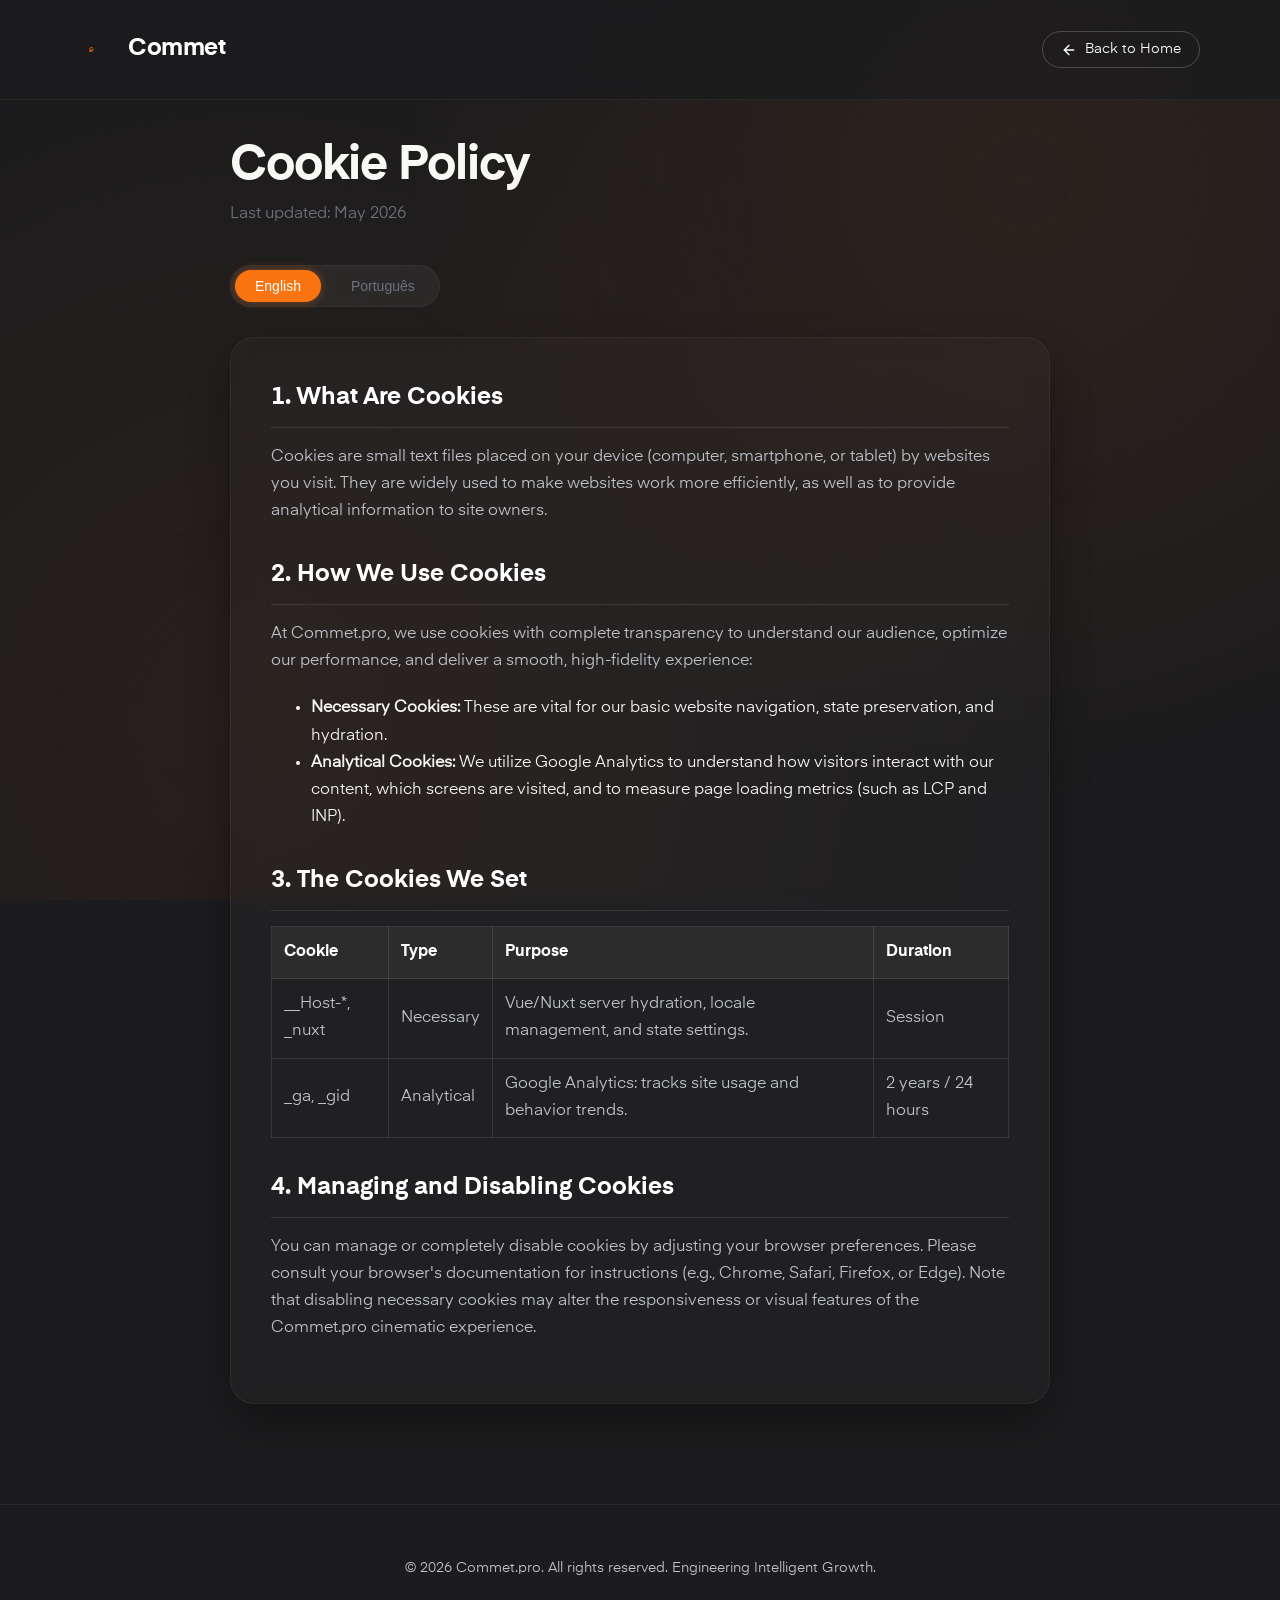
<file: cookie-policy/index.html>
<!DOCTYPE html>
<html lang="en">
<head>
  <meta charset="utf-8">
  <meta name="viewport" content="width=device-width, initial-scale=1">
  <title>Cookie Policy | Commet.pro - Technology, AI and Performance Studio</title>
  <meta name="description" content="Cookie Policy for Commet.pro. Understand how and why we use cookies to optimize your browsing experience.">
  <link rel="canonical" href="https://commet.pro/cookie-policy/">
  
  <!-- Open Graph -->
  <meta property="og:title" content="Cookie Policy | Commet.pro">
  <meta property="og:description" content="Learn how cookies are used on Commet.pro to optimize your experience.">
  <meta property="og:type" content="website">
  <meta property="og:url" content="https://commet.pro/cookie-policy/">
  <meta property="og:image" content="https://commet.pro/rel.jpg">
  <meta property="og:site_name" content="Commet.pro">

  <!-- Favicons -->
  <link rel="icon" type="image/png" sizes="96x96" href="/favicon-96x96.png">
  <link rel="icon" type="image/svg+xml" href="/favicon.svg">
  <link rel="shortcut icon" href="/favicon.ico">
  
  <style>
    :root {
      --commet-orange: #FA7412;
      --commet-orange-deep: #E56615;
      --commet-black: #030304;
      --commet-graphite: #0C0C0E;
      --commet-white: #F8F8F5;
      --commet-silver: #BEC2CA;
      --commet-steel: #6C727C;
      --commet-glow: rgba(250, 116, 18, 0.42);
      --bg: #1C1C1E;
    }

    @font-face {
      font-display: swap;
      font-family: Eina01;
      font-style: normal;
      font-weight: 300;
      src: url(/fonts/Eina01-Light.woff2) format("woff2");
    }
    @font-face {
      font-display: swap;
      font-family: Eina01;
      font-style: normal;
      font-weight: 400;
      src: url(/fonts/Eina01-Regular.woff2) format("woff2");
    }
    @font-face {
      font-display: swap;
      font-family: Eina02;
      font-style: normal;
      font-weight: 700;
      src: url(/fonts/Eina02-Bold.woff2) format("woff2");
    }

    body, html {
      background-color: var(--bg);
      color: var(--commet-white);
      font-family: Eina01, -apple-system, BlinkMacSystemFont, "Segoe UI", Roboto, sans-serif;
      margin: 0;
      padding: 0;
      scroll-behavior: smooth;
      -webkit-font-smoothing: antialiased;
    }

    /* Subtle background grid & radial glow */
    body::before {
      content: "";
      position: fixed;
      top: 0;
      left: 0;
      width: 100%;
      height: 100%;
      background: 
        radial-gradient(circle at 80% 20%, rgba(250, 116, 18, 0.08) 0%, transparent 50%),
        radial-gradient(circle at 20% 80%, rgba(250, 116, 18, 0.05) 0%, transparent 60%);
      pointer-events: none;
      z-index: 0;
    }

    header {
      position: fixed;
      top: 0;
      left: 0;
      width: 100%;
      height: 100px;
      display: flex;
      align-items: center;
      justify-content: space-between;
      padding: 0 80px;
      box-sizing: border-box;
      background: rgba(28, 28, 30, 0.8);
      backdrop-filter: blur(20px);
      -webkit-backdrop-filter: blur(20px);
      border-bottom: 1px solid rgba(255, 255, 255, 0.05);
      z-index: 10;
    }

    @media screen and (max-width: 600px) {
      header {
        padding: 0 24px;
        height: 80px;
      }
    }

    .logo {
      display: flex;
      align-items: center;
      text-decoration: none;
      gap: 12px;
    }

    .logo-text {
      font-family: Eina02;
      font-size: 24px;
      font-weight: 700;
      color: #fff;
      letter-spacing: -0.5px;
    }

    .logo svg {
      width: 32px;
      height: 32px;
    }

    .btn-back {
      display: flex;
      align-items: center;
      gap: 8px;
      border: 1px solid rgba(255, 255, 255, 0.2);
      padding: 8px 18px;
      border-radius: 100px;
      color: #fff;
      font-size: 14px;
      text-decoration: none;
      transition: all 0.3s ease;
      background: transparent;
      cursor: pointer;
    }

    .btn-back:hover {
      background: var(--commet-orange);
      border-color: var(--commet-orange);
      box-shadow: 0 0 15px var(--commet-glow);
    }

    main {
      max-width: 900px;
      margin: 140px auto 100px;
      padding: 0 40px;
      position: relative;
      z-index: 1;
      box-sizing: border-box;
    }

    @media screen and (max-width: 600px) {
      main {
        margin-top: 100px;
        padding: 0 24px;
      }
    }

    h1 {
      font-family: Eina02;
      font-size: 48px;
      font-weight: 700;
      margin-bottom: 10px;
      line-height: 1.1;
      letter-spacing: -1px;
    }

    @media screen and (max-width: 600px) {
      h1 {
        font-size: 32px;
      }
    }

    .subtitle {
      color: var(--commet-steel);
      font-size: 16px;
      margin-bottom: 40px;
    }

    /* Language Switcher Tab */
    .lang-switcher {
      display: flex;
      gap: 10px;
      background: rgba(255, 255, 255, 0.05);
      padding: 4px;
      border-radius: 100px;
      width: fit-content;
      margin-bottom: 30px;
      border: 1px solid rgba(255, 255, 255, 0.05);
    }

    .lang-btn {
      background: transparent;
      border: none;
      color: var(--commet-steel);
      padding: 8px 20px;
      border-radius: 100px;
      cursor: pointer;
      font-size: 14px;
      font-weight: 500;
      transition: all 0.3s ease;
    }

    .lang-btn.active {
      background: var(--commet-orange);
      color: #fff;
      box-shadow: 0 0 10px var(--commet-glow);
    }

    /* Policy Content Styling */
    .content-section {
      background: rgba(255, 255, 255, 0.02);
      border: 1px solid rgba(255, 255, 255, 0.05);
      border-radius: 24px;
      padding: 40px;
      box-shadow: 0 20px 40px rgba(0, 0, 0, 0.3);
      backdrop-filter: blur(10px);
      -webkit-backdrop-filter: blur(10px);
      display: none;
      line-height: 1.7;
    }

    .content-section.active {
      display: block;
      animation: fadeIn 0.5s ease-out;
    }

    @keyframes fadeIn {
      from { opacity: 0; transform: translateY(10px); }
      to { opacity: 1; transform: translateY(0); }
    }

    h2 {
      font-family: Eina02;
      font-size: 24px;
      color: #fff;
      margin-top: 30px;
      margin-bottom: 15px;
      border-bottom: 1px solid rgba(255, 255, 255, 0.1);
      padding-bottom: 8px;
    }

    h2:first-of-type {
      margin-top: 0;
    }

    p {
      color: var(--commet-silver);
      margin-bottom: 20px;
    }

    table {
      width: 100%;
      border-collapse: collapse;
      margin-bottom: 30px;
      color: var(--commet-silver);
    }

    th, td {
      border: 1px solid rgba(255, 255, 255, 0.1);
      padding: 12px;
      text-align: left;
    }

    th {
      background: rgba(255, 255, 255, 0.05);
      color: #fff;
      font-family: Eina02;
    }

    footer {
      text-align: center;
      padding: 40px 0;
      color: var(--commet-steel);
      font-size: 14px;
      border-top: 1px solid rgba(255, 255, 255, 0.05);
      margin-top: 80px;
    }

    footer a {
      color: var(--commet-orange);
      text-decoration: none;
    }

    footer a:hover {
      text-decoration: underline;
    }
  </style>
</head>
<body>

  <header>
    <a href="/" class="logo">
      <svg id="eExyZTGsjq51" xmlns="http://www.w3.org/2000/svg" viewBox="0 0 512 512" style="width: 36px; height: 36px;">
        <rect width="512" height="512" fill="none" stroke-width="0"></rect>
        <g transform="translate(107.625, 207.315)">
          <path d="M33.8,66.89C7.33,31.97,54.03-9.2,82.85,21.03c-2.01,1.76-4.1,3.77-6.09,5.59-6.89-7.4-18.02-8.74-27.05-4.71-6.1,2.72-10.87,7.76-13.26,14.01-2.38,6.21-1.69,12.4.98,18.38,1.97-1.2,4.99-2.74,7.06-3.84,5.68-2.98,11.38-5.91,17.12-8.78,10.26-5.23,20.11-10.59,30.26-16.01l1.73-.92,1.26-.65c.46.22.96.42,1.34.75l-.93.85c-.19.17-.91.85-1.08.96-6.05,6.04-11.94,11.12-17.94,17.55-4.15,4.53-8.26,9.09-12.32,13.69-2.74,3.09-5.86,6.68-8.79,9.59l-.87,1.08c16.99,4.92,32.47-4.55,37.28-21.17.38-1.3.69-2.61,1.11-3.9,0,8.26-3.57,18.83-9.52,24.68-6.31,6.21-14.32,8.85-23.04,8.83-7.47.06-14.8-1.94-21.21-5.77l-1.15.81-1.66,1.1-1.3.87c-2.11,1.44-4.8,3.11-7.02,4.43-.64-.51-2.21-.58-3.1-.69l-.06-.06c.22-.44,1.58-1.63,2.03-2.04-.31-.54-1.54-.88-2.14-.9l1.27-1.07,1.36-1.13c.51-.43.93-.77,1.47-1.16,1.2-1.12,4.34-3.51,5.21-4.51Z" fill="#FA7412"></path>
        </g>
      </svg>
      <span class="logo-text">Commet</span>
    </a>
    <a href="/" class="btn-back">
      <svg width="16" height="16" viewBox="0 0 24 24" fill="none" stroke="currentColor" stroke-width="2" stroke-linecap="round" stroke-linejoin="round">
        <line x1="19" y1="12" x2="5" y2="12"></line>
        <polyline points="12 19 5 12 12 5"></polyline>
      </svg>
      Back to Home
    </a>
  </header>

  <main>
    <h1>Cookie Policy</h1>
    <div class="subtitle">Last updated: May 2026</div>

    <div class="lang-switcher">
      <button class="lang-btn active" onclick="switchLang('en')">English</button>
      <button class="lang-btn" onclick="switchLang('pt')">Português</button>
    </div>

    <!-- English Version -->
    <div id="content-en" class="content-section active">
      <h2>1. What Are Cookies</h2>
      <p>Cookies are small text files placed on your device (computer, smartphone, or tablet) by websites you visit. They are widely used to make websites work more efficiently, as well as to provide analytical information to site owners.</p>

      <h2>2. How We Use Cookies</h2>
      <p>At Commet.pro, we use cookies with complete transparency to understand our audience, optimize our performance, and deliver a smooth, high-fidelity experience:</p>
      <ul>
        <li><strong>Necessary Cookies:</strong> These are vital for our basic website navigation, state preservation, and hydration.</li>
        <li><strong>Analytical Cookies:</strong> We utilize Google Analytics to understand how visitors interact with our content, which screens are visited, and to measure page loading metrics (such as LCP and INP).</li>
      </ul>

      <h2>3. The Cookies We Set</h2>
      <table>
        <thead>
          <tr>
            <th>Cookie</th>
            <th>Type</th>
            <th>Purpose</th>
            <th>Duration</th>
          </tr>
        </thead>
        <tbody>
          <tr>
            <td>__Host-*, _nuxt</td>
            <td>Necessary</td>
            <td>Vue/Nuxt server hydration, locale management, and state settings.</td>
            <td>Session</td>
          </tr>
          <tr>
            <td>_ga, _gid</td>
            <td>Analytical</td>
            <td>Google Analytics: tracks site usage and behavior trends.</td>
            <td>2 years / 24 hours</td>
          </tr>
        </tbody>
      </table>

      <h2>4. Managing and Disabling Cookies</h2>
      <p>You can manage or completely disable cookies by adjusting your browser preferences. Please consult your browser's documentation for instructions (e.g., Chrome, Safari, Firefox, or Edge). Note that disabling necessary cookies may alter the responsiveness or visual features of the Commet.pro cinematic experience.</p>
    </div>

    <!-- Portuguese Version -->
    <div id="content-pt" class="content-section">
      <h2>1. O que são Cookies</h2>
      <p>Cookies são pequenos arquivos de texto salvos no seu dispositivo (computador, smartphone ou tablet) pelos sites que você visita. Eles são amplamente utilizados para fazer os sites funcionarem com maior eficiência, além de fornecer relatórios estatísticos e analíticos para os proprietários.</p>

      <h2>2. Como Utilizamos os Cookies</h2>
      <p>No Commet.pro, usamos cookies com total transparência para compreender nosso público e otimizar nosso desempenho técnico:</p>
      <ul>
        <li><strong>Cookies Necessários:</strong> Essenciais para a navegação básica, conservação do idioma selecionado e compatibilidade de hidratação do Vue/Nuxt.</li>
        <li><strong>Cookies Analíticos:</strong> Usamos o Google Analytics para monitorar o comportamento dos visitantes, fluxo de leitura das seções e velocidade de carregamento (como LCP e INP).</li>
      </ul>

      <h2>3. Principais Cookies Utilizados</h2>
      <table>
        <thead>
          <tr>
            <th>Cookie</th>
            <th>Tipo</th>
            <th>Objetivo</th>
            <th>Duração</th>
          </tr>
        </thead>
        <tbody>
          <tr>
            <td>__Host-*, _nuxt</td>
            <td>Necessário</td>
            <td>Gerenciamento de estado, hidratação Vue e persistência de idioma.</td>
            <td>Sessão</td>
          </tr>
          <tr>
            <td>_ga, _gid</td>
            <td>Analítico</td>
            <td>Google Analytics: monitora estatísticas de acesso e engajamento.</td>
            <td>2 anos / 24 horas</td>
          </tr>
        </tbody>
      </table>

      <h2>4. Como Gerenciar e Bloquear Cookies</h2>
      <p>Você pode controlar, revisar ou bloquear cookies diretamente nas configurações do seu navegador (Google Chrome, Safari, Mozilla Firefox, Microsoft Edge, etc.). Note que a desativação de certos cookies técnicos necessários pode comprometer a velocidade ou a correta renderização das transições interativas do Commet.pro.</p>
    </div>
  </main>

  <footer>
    <p>© 2026 Commet.pro. All rights reserved. Engineering Intelligent Growth.</p>
  </footer>

  <script>
    function switchLang(lang) {
      document.querySelectorAll('.lang-btn').forEach(btn => btn.classList.remove('active'));
      document.querySelectorAll('.content-section').forEach(section => section.classList.remove('active'));
      
      if (lang === 'en') {
        document.getElementById('content-en').classList.add('active');
        document.querySelector('.lang-btn:nth-child(1)').classList.add('active');
      } else {
        document.getElementById('content-pt').classList.add('active');
        document.querySelector('.lang-btn:nth-child(2)').classList.add('active');
      }
    }
  </script>
</body>
</html>
</file>
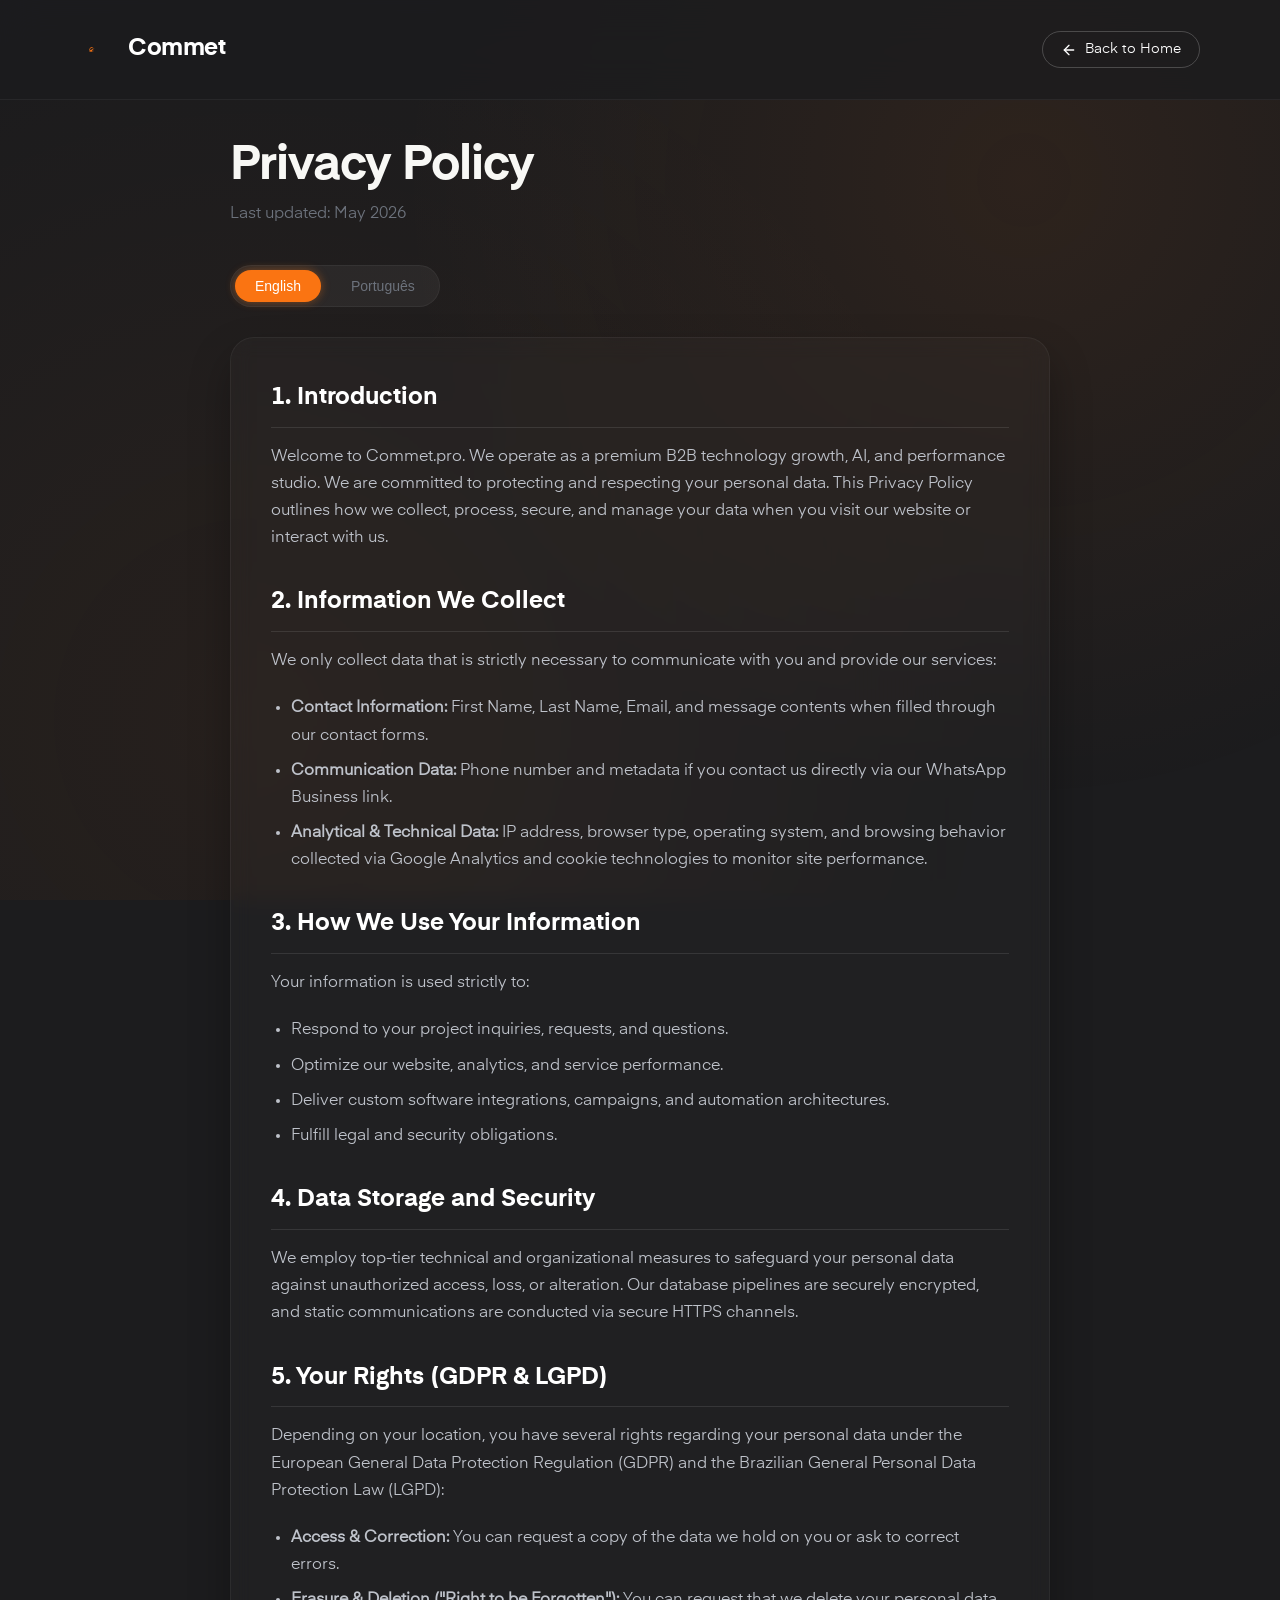
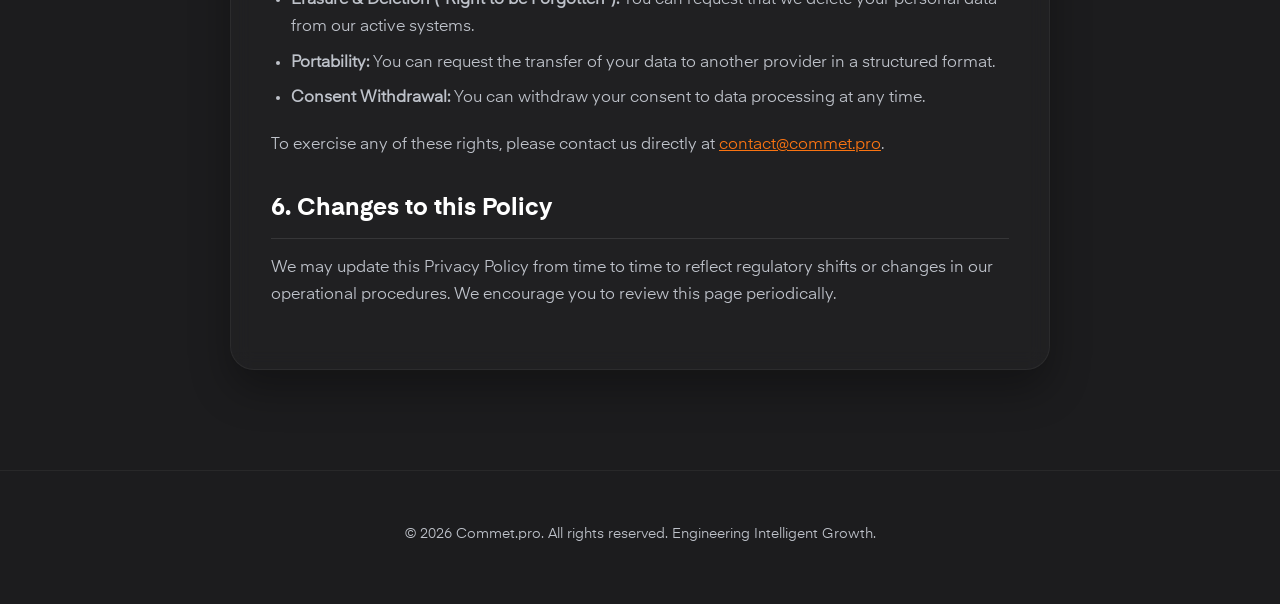
<file: privacy-policy/index.html>
<!DOCTYPE html>
<html lang="en">
<head>
  <meta charset="utf-8">
  <meta name="viewport" content="width=device-width, initial-scale=1">
  <title>Privacy Policy | Commet.pro - Technology, AI and Performance Studio</title>
  <meta name="description" content="Privacy Policy for Commet.pro. Learn how we handle, protect, and respect your personal data in compliance with GDPR and LGPD.">
  <link rel="canonical" href="https://commet.pro/privacy-policy/">
  
  <!-- Open Graph -->
  <meta property="og:title" content="Privacy Policy | Commet.pro">
  <meta property="og:description" content="Learn how we protect and respect your privacy at Commet.pro.">
  <meta property="og:type" content="website">
  <meta property="og:url" content="https://commet.pro/privacy-policy/">
  <meta property="og:image" content="https://commet.pro/rel.jpg">
  <meta property="og:site_name" content="Commet.pro">

  <!-- Favicons -->
  <link rel="icon" type="image/png" sizes="96x96" href="/favicon-96x96.png">
  <link rel="icon" type="image/svg+xml" href="/favicon.svg">
  <link rel="shortcut icon" href="/favicon.ico">
  
  <style>
    :root {
      --commet-orange: #FA7412;
      --commet-orange-deep: #E56615;
      --commet-black: #030304;
      --commet-graphite: #0C0C0E;
      --commet-white: #F8F8F5;
      --commet-silver: #BEC2CA;
      --commet-steel: #6C727C;
      --commet-glow: rgba(250, 116, 18, 0.42);
      --bg: #1C1C1E;
    }

    @font-face {
      font-display: swap;
      font-family: Eina01;
      font-style: normal;
      font-weight: 300;
      src: url(/fonts/Eina01-Light.woff2) format("woff2");
    }
    @font-face {
      font-display: swap;
      font-family: Eina01;
      font-style: normal;
      font-weight: 400;
      src: url(/fonts/Eina01-Regular.woff2) format("woff2");
    }
    @font-face {
      font-display: swap;
      font-family: Eina02;
      font-style: normal;
      font-weight: 700;
      src: url(/fonts/Eina02-Bold.woff2) format("woff2");
    }

    body, html {
      background-color: var(--bg);
      color: var(--commet-white);
      font-family: Eina01, -apple-system, BlinkMacSystemFont, "Segoe UI", Roboto, sans-serif;
      margin: 0;
      padding: 0;
      scroll-behavior: smooth;
      -webkit-font-smoothing: antialiased;
    }

    /* Subtle background grid & radial glow */
    body::before {
      content: "";
      position: fixed;
      top: 0;
      left: 0;
      width: 100%;
      height: 100%;
      background: 
        radial-gradient(circle at 80% 20%, rgba(250, 116, 18, 0.08) 0%, transparent 50%),
        radial-gradient(circle at 20% 80%, rgba(250, 116, 18, 0.05) 0%, transparent 60%);
      pointer-events: none;
      z-index: 0;
    }

    header {
      position: fixed;
      top: 0;
      left: 0;
      width: 100%;
      height: 100px;
      display: flex;
      align-items: center;
      justify-content: space-between;
      padding: 0 80px;
      box-sizing: border-box;
      background: rgba(28, 28, 30, 0.8);
      backdrop-filter: blur(20px);
      -webkit-backdrop-filter: blur(20px);
      border-bottom: 1px solid rgba(255, 255, 255, 0.05);
      z-index: 10;
    }

    @media screen and (max-width: 600px) {
      header {
        padding: 0 24px;
        height: 80px;
      }
    }

    .logo {
      display: flex;
      align-items: center;
      text-decoration: none;
      gap: 12px;
    }

    .logo-text {
      font-family: Eina02;
      font-size: 24px;
      font-weight: 700;
      color: #fff;
      letter-spacing: -0.5px;
    }

    .logo svg {
      width: 32px;
      height: 32px;
    }

    .btn-back {
      display: flex;
      align-items: center;
      gap: 8px;
      border: 1px solid rgba(255, 255, 255, 0.2);
      padding: 8px 18px;
      border-radius: 100px;
      color: #fff;
      font-size: 14px;
      text-decoration: none;
      transition: all 0.3s ease;
      background: transparent;
      cursor: pointer;
    }

    .btn-back:hover {
      background: var(--commet-orange);
      border-color: var(--commet-orange);
      box-shadow: 0 0 15px var(--commet-glow);
    }

    main {
      max-width: 900px;
      margin: 140px auto 100px;
      padding: 0 40px;
      position: relative;
      z-index: 1;
      box-sizing: border-box;
    }

    @media screen and (max-width: 600px) {
      main {
        margin-top: 100px;
        padding: 0 24px;
      }
    }

    h1 {
      font-family: Eina02;
      font-size: 48px;
      font-weight: 700;
      margin-bottom: 10px;
      line-height: 1.1;
      letter-spacing: -1px;
    }

    @media screen and (max-width: 600px) {
      h1 {
        font-size: 32px;
      }
    }

    .subtitle {
      color: var(--commet-steel);
      font-size: 16px;
      margin-bottom: 40px;
    }

    /* Language Switcher Tab */
    .lang-switcher {
      display: flex;
      gap: 10px;
      background: rgba(255, 255, 255, 0.05);
      padding: 4px;
      border-radius: 100px;
      width: fit-content;
      margin-bottom: 30px;
      border: 1px solid rgba(255, 255, 255, 0.05);
    }

    .lang-btn {
      background: transparent;
      border: none;
      color: var(--commet-steel);
      padding: 8px 20px;
      border-radius: 100px;
      cursor: pointer;
      font-size: 14px;
      font-weight: 500;
      transition: all 0.3s ease;
    }

    .lang-btn.active {
      background: var(--commet-orange);
      color: #fff;
      box-shadow: 0 0 10px var(--commet-glow);
    }

    /* Policy Content Styling */
    .content-section {
      background: rgba(255, 255, 255, 0.02);
      border: 1px solid rgba(255, 255, 255, 0.05);
      border-radius: 24px;
      padding: 40px;
      box-shadow: 0 20px 40px rgba(0, 0, 0, 0.3);
      backdrop-filter: blur(10px);
      -webkit-backdrop-filter: blur(10px);
      display: none;
      line-height: 1.7;
    }

    .content-section.active {
      display: block;
      animation: fadeIn 0.5s ease-out;
    }

    @keyframes fadeIn {
      from { opacity: 0; transform: translateY(10px); }
      to { opacity: 1; transform: translateY(0); }
    }

    h2 {
      font-family: Eina02;
      font-size: 24px;
      color: #fff;
      margin-top: 30px;
      margin-bottom: 15px;
      border-bottom: 1px solid rgba(255, 255, 255, 0.1);
      padding-bottom: 8px;
    }

    h2:first-of-type {
      margin-top: 0;
    }

    p {
      color: var(--commet-silver);
      margin-bottom: 20px;
    }

    ul {
      margin-bottom: 20px;
      padding-left: 20px;
      color: var(--commet-silver);
    }

    li {
      margin-bottom: 8px;
    }

    footer {
      text-align: center;
      padding: 40px 0;
      color: var(--commet-steel);
      font-size: 14px;
      border-top: 1px solid rgba(255, 255, 255, 0.05);
      margin-top: 80px;
    }

    footer a {
      color: var(--commet-orange);
      text-decoration: none;
    }

    footer a:hover {
      text-decoration: underline;
    }
  </style>
</head>
<body>

  <header>
    <a href="/" class="logo">
      <svg id="eExyZTGsjq51" xmlns="http://www.w3.org/2000/svg" viewBox="0 0 512 512" style="width: 36px; height: 36px;">
        <rect width="512" height="512" fill="none" stroke-width="0"></rect>
        <g transform="translate(107.625, 207.315)">
          <path d="M33.8,66.89C7.33,31.97,54.03-9.2,82.85,21.03c-2.01,1.76-4.1,3.77-6.09,5.59-6.89-7.4-18.02-8.74-27.05-4.71-6.1,2.72-10.87,7.76-13.26,14.01-2.38,6.21-1.69,12.4.98,18.38,1.97-1.2,4.99-2.74,7.06-3.84,5.68-2.98,11.38-5.91,17.12-8.78,10.26-5.23,20.11-10.59,30.26-16.01l1.73-.92,1.26-.65c.46.22.96.42,1.34.75l-.93.85c-.19.17-.91.85-1.08.96-6.05,6.04-11.94,11.12-17.94,17.55-4.15,4.53-8.26,9.09-12.32,13.69-2.74,3.09-5.86,6.68-8.79,9.59l-.87,1.08c16.99,4.92,32.47-4.55,37.28-21.17.38-1.3.69-2.61,1.11-3.9,0,8.26-3.57,18.83-9.52,24.68-6.31,6.21-14.32,8.85-23.04,8.83-7.47.06-14.8-1.94-21.21-5.77l-1.15.81-1.66,1.1-1.3.87c-2.11,1.44-4.8,3.11-7.02,4.43-.64-.51-2.21-.58-3.1-.69l-.06-.06c.22-.44,1.58-1.63,2.03-2.04-.31-.54-1.54-.88-2.14-.9l1.27-1.07,1.36-1.13c.51-.43.93-.77,1.47-1.16,1.2-1.12,4.34-3.51,5.21-4.51Z" fill="#FA7412"></path>
        </g>
      </svg>
      <span class="logo-text">Commet</span>
    </a>
    <a href="/" class="btn-back">
      <svg width="16" height="16" viewBox="0 0 24 24" fill="none" stroke="currentColor" stroke-width="2" stroke-linecap="round" stroke-linejoin="round">
        <line x1="19" y1="12" x2="5" y2="12"></line>
        <polyline points="12 19 5 12 12 5"></polyline>
      </svg>
      Back to Home
    </a>
  </header>

  <main>
    <h1>Privacy Policy</h1>
    <div class="subtitle">Last updated: May 2026</div>

    <div class="lang-switcher">
      <button class="lang-btn active" onclick="switchLang('en')">English</button>
      <button class="lang-btn" onclick="switchLang('pt')">Português</button>
    </div>

    <!-- English Version -->
    <div id="content-en" class="content-section active">
      <h2>1. Introduction</h2>
      <p>Welcome to Commet.pro. We operate as a premium B2B technology growth, AI, and performance studio. We are committed to protecting and respecting your personal data. This Privacy Policy outlines how we collect, process, secure, and manage your data when you visit our website or interact with us.</p>

      <h2>2. Information We Collect</h2>
      <p>We only collect data that is strictly necessary to communicate with you and provide our services:</p>
      <ul>
        <li><strong>Contact Information:</strong> First Name, Last Name, Email, and message contents when filled through our contact forms.</li>
        <li><strong>Communication Data:</strong> Phone number and metadata if you contact us directly via our WhatsApp Business link.</li>
        <li><strong>Analytical & Technical Data:</strong> IP address, browser type, operating system, and browsing behavior collected via Google Analytics and cookie technologies to monitor site performance.</li>
      </ul>

      <h2>3. How We Use Your Information</h2>
      <p>Your information is used strictly to:</p>
      <ul>
        <li>Respond to your project inquiries, requests, and questions.</li>
        <li>Optimize our website, analytics, and service performance.</li>
        <li>Deliver custom software integrations, campaigns, and automation architectures.</li>
        <li>Fulfill legal and security obligations.</li>
      </ul>

      <h2>4. Data Storage and Security</h2>
      <p>We employ top-tier technical and organizational measures to safeguard your personal data against unauthorized access, loss, or alteration. Our database pipelines are securely encrypted, and static communications are conducted via secure HTTPS channels.</p>

      <h2>5. Your Rights (GDPR & LGPD)</h2>
      <p>Depending on your location, you have several rights regarding your personal data under the European General Data Protection Regulation (GDPR) and the Brazilian General Personal Data Protection Law (LGPD):</p>
      <ul>
        <li><strong>Access & Correction:</strong> You can request a copy of the data we hold on you or ask to correct errors.</li>
        <li><strong>Erasure & Deletion ("Right to be Forgotten"):</strong> You can request that we delete your personal data from our active systems.</li>
        <li><strong>Portability:</strong> You can request the transfer of your data to another provider in a structured format.</li>
        <li><strong>Consent Withdrawal:</strong> You can withdraw your consent to data processing at any time.</li>
      </ul>
      <p>To exercise any of these rights, please contact us directly at <a href="mailto:contact@commet.pro" style="color: var(--commet-orange);">contact@commet.pro</a>.</p>

      <h2>6. Changes to this Policy</h2>
      <p>We may update this Privacy Policy from time to time to reflect regulatory shifts or changes in our operational procedures. We encourage you to review this page periodically.</p>
    </div>

    <!-- Portuguese Version -->
    <div id="content-pt" class="content-section">
      <h2>1. Introdução</h2>
      <p>Bem-vindo ao Commet.pro. Operamos como um estúdio de tecnologia, inteligência artificial e performance B2B. Estamos comprometidos em proteger e respeitar seus dados pessoais. Esta Política de Privacidade descreve como coletamos, processamos, protegemos e gerenciamos seus dados quando você visita nosso site ou interage conosco.</p>

      <h2>2. Informações que Coletamos</h2>
      <p>Coletamos apenas os dados estritamente necessários para nos comunicarmos com você e prestarmos nossos serviços:</p>
      <ul>
        <li><strong>Informações de Contato:</strong> Nome, Sobrenome, E-mail e conteúdo da mensagem enviados através dos nossos formulários de contato.</li>
        <li><strong>Dados de Comunicação:</strong> Número de telefone e metadados se você entrar em contato conosco diretamente pelo link do WhatsApp Business.</li>
        <li><strong>Dados Técnicos e Analíticos:</strong> Endereço IP, tipo de navegador, sistema operacional e comportamento de navegação coletados via Google Analytics e cookies para monitoramento de performance.</li>
      </ul>

      <h2>3. Como Utilizamos as Informações</h2>
      <p>Seus dados são usados estritamente para:</p>
      <ul>
        <li>Responder às suas dúvidas, propostas de projetos e perguntas.</li>
        <li>Otimizar nosso site, métricas de tráfego e qualidade da interface.</li>
        <li>Entregar soluções personalizadas de software, campanhas e arquitetura de IA.</li>
        <li>Cumprir obrigações legais ou de segurança cibernética.</li>
      </ul>

      <h2>4. Armazenamento e Segurança dos Dados</h2>
      <p>Adotamos medidas técnicas e organizacionais de alto nível para proteger seus dados pessoais contra acessos não autorizados, perda ou alteração. Nossos fluxos de banco de dados são criptografados e as comunicações ocorrem por canais HTTPS seguros.</p>

      <h2>5. Seus Direitos (LGPD e GDPR)</h2>
      <p>De acordo com a Lei Geral de Proteção de Dados Pessoais (LGPD) no Brasil e o Regulamento Geral sobre a Proteção de Dados (GDPR) na Europa, você possui diversos direitos garantidos:</p>
      <ul>
        <li><strong>Acesso e Correção:</strong> Você pode solicitar uma cópia dos dados que possuímos sobre você ou solicitar correções.</li>
        <li><strong>Exclusão e Eliminação:</strong> Você tem o direito de solicitar que apaguemos seus dados de nossos sistemas ativos.</li>
        <li><strong>Portabilidade:</strong> Você pode pedir a transferência dos seus dados para outro prestador em formato estruturado.</li>
        <li><strong>Revogação de Consentimento:</strong> Você pode retirar sua autorização para o processamento de dados a qualquer momento.</li>
      </ul>
      <p>Para exercer qualquer um destes direitos, entre em contato direto pelo e-mail <a href="mailto:contact@commet.pro" style="color: var(--commet-orange);">contact@commet.pro</a>.</p>

      <h2>6. Alterações nesta Política</h2>
      <p>Podemos atualizar esta Política de Privacidade periodicamente para refletir mudanças regulatórias ou em nossos procedimentos operacionais. Recomendamos que você revise esta página regularmente.</p>
    </div>
  </main>

  <footer>
    <p>© 2026 Commet.pro. All rights reserved. Engineering Intelligent Growth.</p>
  </footer>

  <script>
    function switchLang(lang) {
      document.querySelectorAll('.lang-btn').forEach(btn => btn.classList.remove('active'));
      document.querySelectorAll('.content-section').forEach(section => section.classList.remove('active'));
      
      if (lang === 'en') {
        document.getElementById('content-en').classList.add('active');
        document.querySelector('.lang-btn:nth-child(1)').classList.add('active');
      } else {
        document.getElementById('content-pt').classList.add('active');
        document.querySelector('.lang-btn:nth-child(2)').classList.add('active');
      }
    }
  </script>
</body>
</html>
</file>
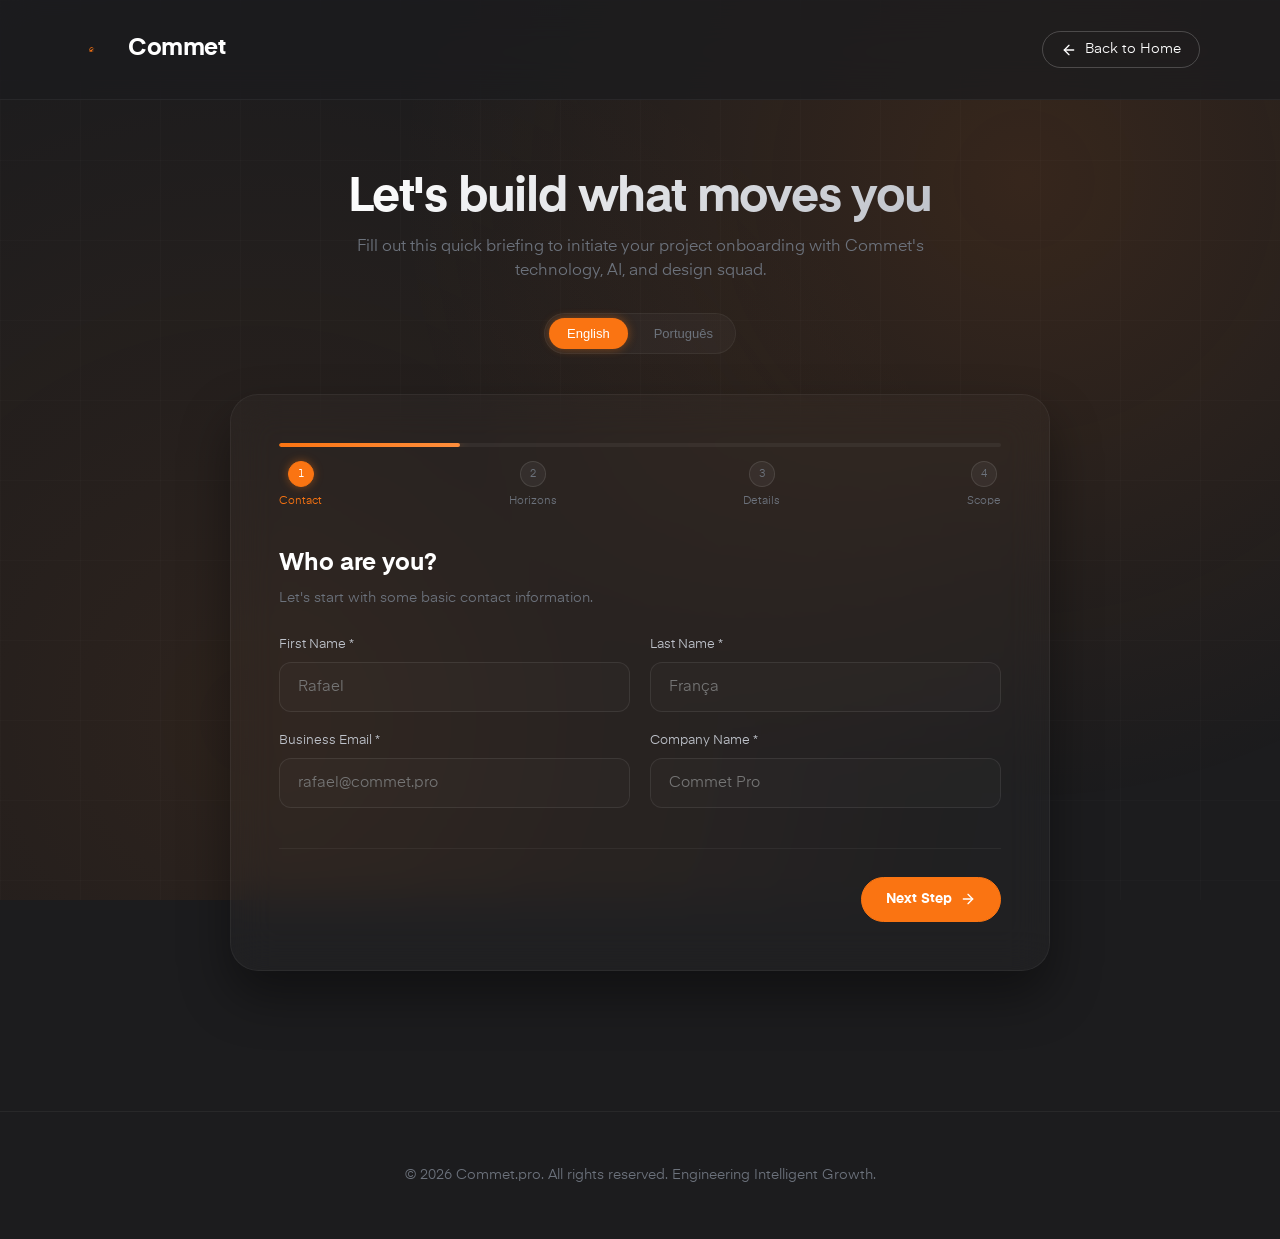
<file: start/index.html>
<!DOCTYPE html>
<html lang="en">
<head>
  <meta charset="utf-8">
  <meta name="viewport" content="width=device-width, initial-scale=1">
  <title>Start Your Project | Commet.pro - Technology, AI and Performance Studio</title>
  <meta name="description" content="Start your project with Commet.pro. Tell us about your vision and let's engineer intelligent growth together.">
  <link rel="canonical" href="https://commet.pro/start/">
  
  <!-- Open Graph -->
  <meta property="og:title" content="Start Your Project | Commet.pro">
  <meta property="og:description" content="Initiate your project onboarding and let us build your software, AI agents, or performance pipelines.">
  <meta property="og:type" content="website">
  <meta property="og:url" content="https://commet.pro/start/">
  <meta property="og:image" content="https://commet.pro/rel.jpg">
  <meta property="og:site_name" content="Commet.pro">

  <!-- Favicons -->
  <link rel="icon" type="image/png" sizes="96x96" href="/favicon-96x96.png">
  <link rel="icon" type="image/svg+xml" href="/favicon.svg">
  <link rel="shortcut icon" href="/favicon.ico">
  
  <style>
    :root {
      --commet-orange: #FA7412;
      --commet-orange-deep: #E56615;
      --commet-black: #030304;
      --commet-graphite: #0C0C0E;
      --commet-white: #F8F8F5;
      --commet-silver: #BEC2CA;
      --commet-steel: #6C727C;
      --commet-glow: rgba(250, 116, 18, 0.42);
      --bg: #1C1C1E;
    }

    @font-face {
      font-display: swap;
      font-family: Eina01;
      font-style: normal;
      font-weight: 300;
      src: url(/fonts/Eina01-Light.woff2) format("woff2");
    }
    @font-face {
      font-display: swap;
      font-family: Eina01;
      font-style: normal;
      font-weight: 400;
      src: url(/fonts/Eina01-Regular.woff2) format("woff2");
    }
    @font-face {
      font-display: swap;
      font-family: Eina02;
      font-style: normal;
      font-weight: 700;
      src: url(/fonts/Eina02-Bold.woff2) format("woff2");
    }

    body, html {
      background-color: var(--bg);
      color: var(--commet-white);
      font-family: Eina01, -apple-system, BlinkMacSystemFont, "Segoe UI", Roboto, sans-serif;
      margin: 0;
      padding: 0;
      scroll-behavior: smooth;
      -webkit-font-smoothing: antialiased;
      overflow-x: hidden;
      min-height: 100vh;
      display: flex;
      flex-direction: column;
    }

    /* Cinematic animated background */
    body::before {
      content: "";
      position: fixed;
      top: 0;
      left: 0;
      width: 100%;
      height: 100%;
      background: 
        radial-gradient(circle at 80% 20%, rgba(250, 116, 18, 0.12) 0%, transparent 50%),
        radial-gradient(circle at 20% 80%, rgba(250, 116, 18, 0.08) 0%, transparent 60%);
      pointer-events: none;
      z-index: 0;
    }

    /* Elegant grid lines */
    .bg-grid {
      position: fixed;
      top: 0;
      left: 0;
      width: 100%;
      height: 100%;
      background-size: 80px 80px;
      background-image: 
        linear-gradient(to right, rgba(255, 255, 255, 0.015) 1px, transparent 1px),
        linear-gradient(to bottom, rgba(255, 255, 255, 0.015) 1px, transparent 1px);
      pointer-events: none;
      z-index: 0;
    }

    header {
      position: fixed;
      top: 0;
      left: 0;
      width: 100%;
      height: 100px;
      display: flex;
      align-items: center;
      justify-content: space-between;
      padding: 0 80px;
      box-sizing: border-box;
      background: rgba(28, 28, 30, 0.8);
      backdrop-filter: blur(20px);
      -webkit-backdrop-filter: blur(20px);
      border-bottom: 1px solid rgba(255, 255, 255, 0.05);
      z-index: 10;
    }

    @media screen and (max-width: 600px) {
      header {
        padding: 0 24px;
        height: 80px;
      }
    }

    .logo {
      display: flex;
      align-items: center;
      text-decoration: none;
      gap: 12px;
    }

    .logo-text {
      font-family: Eina02;
      font-size: 24px;
      font-weight: 700;
      color: #fff;
      letter-spacing: -0.5px;
    }

    .logo svg {
      width: 32px;
      height: 32px;
    }

    .btn-back {
      display: flex;
      align-items: center;
      gap: 8px;
      border: 1px solid rgba(255, 255, 255, 0.2);
      padding: 8px 18px;
      border-radius: 100px;
      color: #fff;
      font-size: 14px;
      text-decoration: none;
      transition: all 0.3s ease;
      background: transparent;
      cursor: pointer;
    }

    .btn-back:hover {
      background: var(--commet-orange);
      border-color: var(--commet-orange);
      box-shadow: 0 0 15px var(--commet-glow);
    }

    main {
      flex: 1;
      max-width: 900px;
      width: 100%;
      margin: 140px auto 60px;
      padding: 0 40px;
      position: relative;
      z-index: 1;
      box-sizing: border-box;
      display: flex;
      flex-direction: column;
      align-items: center;
    }

    @media screen and (max-width: 600px) {
      main {
        margin-top: 100px;
        padding: 0 24px;
      }
    }

    h1 {
      font-family: Eina02;
      font-size: 48px;
      font-weight: 700;
      margin-bottom: 10px;
      line-height: 1.1;
      letter-spacing: -1.2px;
      text-align: center;
      background: linear-gradient(135deg, #fff 0%, var(--commet-silver) 100%);
      -webkit-background-clip: text;
      -webkit-text-fill-color: transparent;
    }

    @media screen and (max-width: 600px) {
      h1 {
        font-size: 34px;
      }
    }

    .subtitle {
      color: var(--commet-steel);
      font-size: 16px;
      margin-bottom: 30px;
      text-align: center;
      max-width: 600px;
      line-height: 1.5;
    }

    /* Language Switcher Tab */
    .lang-switcher {
      display: flex;
      gap: 8px;
      background: rgba(255, 255, 255, 0.03);
      padding: 4px;
      border-radius: 100px;
      width: fit-content;
      margin-bottom: 40px;
      border: 1px solid rgba(255, 255, 255, 0.05);
    }

    .lang-btn {
      background: transparent;
      border: none;
      color: var(--commet-steel);
      padding: 8px 18px;
      border-radius: 100px;
      cursor: pointer;
      font-size: 13px;
      font-weight: 500;
      transition: all 0.3s cubic-bezier(0.4, 0, 0.2, 1);
    }

    .lang-btn.active {
      background: var(--commet-orange);
      color: #fff;
      box-shadow: 0 0 10px var(--commet-glow);
    }

    /* Onboarding Card container */
    .onboarding-card {
      background: rgba(255, 255, 255, 0.02);
      border: 1px solid rgba(255, 255, 255, 0.05);
      border-radius: 28px;
      padding: 48px;
      width: 100%;
      box-sizing: border-box;
      box-shadow: 0 25px 50px rgba(0, 0, 0, 0.4);
      backdrop-filter: blur(20px);
      -webkit-backdrop-filter: blur(20px);
      position: relative;
    }

    @media screen and (max-width: 600px) {
      .onboarding-card {
        padding: 32px 24px;
      }
    }

    /* Wizard steps progress bar */
    .progress-container {
      margin-bottom: 40px;
    }

    .progress-bar-bg {
      height: 4px;
      background: rgba(255, 255, 255, 0.05);
      border-radius: 10px;
      width: 100%;
      position: relative;
      overflow: hidden;
    }

    .progress-bar-fill {
      position: absolute;
      top: 0;
      left: 0;
      height: 100%;
      width: 25%; /* Controlled by active step */
      background: linear-gradient(90deg, var(--commet-orange), #FF8E3C);
      box-shadow: 0 0 12px var(--commet-glow);
      border-radius: 10px;
      transition: width 0.5s cubic-bezier(0.4, 0, 0.2, 1);
    }

    .step-indicators {
      display: flex;
      justify-content: space-between;
      margin-top: 14px;
    }

    .step-dot {
      display: flex;
      flex-direction: column;
      align-items: center;
      gap: 6px;
      font-size: 11px;
      font-weight: 500;
      color: var(--commet-steel);
      cursor: pointer;
      transition: color 0.3s ease;
    }

    .step-dot.active {
      color: var(--commet-orange);
    }

    .step-dot.completed {
      color: #fff;
    }

    .step-number {
      width: 24px;
      height: 24px;
      border-radius: 50%;
      background: rgba(255, 255, 255, 0.05);
      border: 1px solid rgba(255, 255, 255, 0.1);
      display: flex;
      align-items: center;
      justify-content: center;
      transition: all 0.3s ease;
    }

    .step-dot.active .step-number {
      background: var(--commet-orange);
      border-color: var(--commet-orange);
      box-shadow: 0 0 10px var(--commet-glow);
      color: #fff;
    }

    .step-dot.completed .step-number {
      background: rgba(250, 116, 18, 0.2);
      border-color: var(--commet-orange);
      color: var(--commet-orange);
    }

    /* Onboarding wizard views */
    .wizard-step {
      display: none;
    }

    .wizard-step.active {
      display: block;
      animation: stepFadeIn 0.5s cubic-bezier(0.4, 0, 0.2, 1) forwards;
    }

    @keyframes stepFadeIn {
      from { opacity: 0; transform: translateY(12px); }
      to { opacity: 1; transform: translateY(0); }
    }

    .step-title {
      font-family: Eina02;
      font-size: 24px;
      font-weight: 700;
      margin-bottom: 8px;
      color: #fff;
    }

    .step-desc {
      color: var(--commet-steel);
      font-size: 14px;
      margin-bottom: 28px;
    }

    /* Form Fields Grid */
    .form-grid {
      display: grid;
      grid-template-columns: 1fr 1fr;
      gap: 20px;
    }

    @media screen and (max-width: 600px) {
      .form-grid {
        grid-template-columns: 1fr;
        gap: 16px;
      }
    }

    .form-group {
      display: flex;
      flex-direction: column;
      gap: 8px;
    }

    .form-group.full-width {
      grid-column: span 2;
    }

    @media screen and (max-width: 600px) {
      .form-group.full-width {
        grid-column: span 1;
      }
    }

    label {
      font-size: 13px;
      font-weight: 500;
      color: var(--commet-silver);
    }

    input[type="text"],
    input[type="email"],
    textarea,
    select {
      background: rgba(255, 255, 255, 0.02);
      border: 1px solid rgba(255, 255, 255, 0.08);
      border-radius: 12px;
      padding: 14px 18px;
      color: #fff;
      font-family: inherit;
      font-size: 15px;
      transition: all 0.3s cubic-bezier(0.4, 0, 0.2, 1);
      box-sizing: border-box;
      outline: none;
    }

    input:focus,
    textarea:focus,
    select:focus {
      border-color: var(--commet-orange);
      background: rgba(250, 116, 18, 0.02);
      box-shadow: 0 0 12px rgba(250, 116, 18, 0.15);
    }

    /* Multiselect Horizon Cards */
    .horizon-cards-grid {
      display: grid;
      grid-template-columns: 1fr 1fr;
      gap: 16px;
    }

    @media screen and (max-width: 600px) {
      .horizon-cards-grid {
        grid-template-columns: 1fr;
      }
    }

    .horizon-select-card {
      background: rgba(255, 255, 255, 0.02);
      border: 1px solid rgba(255, 255, 255, 0.06);
      border-radius: 16px;
      padding: 20px;
      cursor: pointer;
      transition: all 0.3s cubic-bezier(0.4, 0, 0.2, 1);
      display: flex;
      gap: 16px;
      align-items: flex-start;
      user-select: none;
    }

    .horizon-select-card:hover {
      border-color: rgba(250, 116, 18, 0.3);
      background: rgba(255, 255, 255, 0.03);
    }

    .horizon-select-card.selected {
      border-color: var(--commet-orange);
      background: rgba(250, 116, 18, 0.05);
      box-shadow: 0 0 15px rgba(250, 116, 18, 0.12);
    }

    .horizon-checkbox {
      width: 20px;
      height: 20px;
      border-radius: 6px;
      border: 1.5px solid rgba(255, 255, 255, 0.2);
      display: flex;
      align-items: center;
      justify-content: center;
      flex-shrink: 0;
      margin-top: 2px;
      transition: all 0.2s ease;
    }

    .horizon-select-card.selected .horizon-checkbox {
      background: var(--commet-orange);
      border-color: var(--commet-orange);
    }

    .horizon-checkbox svg {
      width: 12px;
      height: 12px;
      color: #fff;
      display: none;
    }

    .horizon-select-card.selected .horizon-checkbox svg {
      display: block;
    }

    .horizon-details {
      display: flex;
      flex-direction: column;
      gap: 4px;
    }

    .horizon-title {
      font-family: Eina02;
      font-size: 16px;
      font-weight: 700;
      color: #fff;
    }

    .horizon-desc {
      font-size: 13px;
      color: var(--commet-silver);
      line-height: 1.4;
    }

    /* Radio pills for step 3 */
    .radio-pills {
      display: grid;
      grid-template-columns: repeat(4, 1fr);
      gap: 10px;
    }

    @media screen and (max-width: 600px) {
      .radio-pills {
        grid-template-columns: 1fr 1fr;
      }
    }

    .radio-pill {
      background: rgba(255, 255, 255, 0.02);
      border: 1px solid rgba(255, 255, 255, 0.06);
      border-radius: 12px;
      padding: 14px 10px;
      text-align: center;
      cursor: pointer;
      font-size: 13px;
      font-weight: 500;
      color: var(--commet-silver);
      transition: all 0.3s cubic-bezier(0.4, 0, 0.2, 1);
      user-select: none;
    }

    .radio-pill:hover {
      border-color: rgba(250, 116, 18, 0.3);
      color: #fff;
    }

    .radio-pill.selected {
      background: var(--commet-orange);
      border-color: var(--commet-orange);
      color: #fff;
      box-shadow: 0 0 10px var(--commet-glow);
    }

    /* Navigation Buttons */
    .wizard-nav {
      display: flex;
      justify-content: space-between;
      margin-top: 40px;
      gap: 16px;
      border-top: 1px solid rgba(255, 255, 255, 0.05);
      padding-top: 28px;
    }

    .btn-nav {
      font-family: Eina02;
      font-size: 14px;
      font-weight: 700;
      padding: 12px 24px;
      border-radius: 100px;
      cursor: pointer;
      transition: all 0.3s cubic-bezier(0.4, 0, 0.2, 1);
      display: flex;
      align-items: center;
      gap: 8px;
      text-decoration: none;
      outline: none;
    }

    .btn-prev {
      background: transparent;
      border: 1px solid rgba(255, 255, 255, 0.15);
      color: var(--commet-silver);
    }

    .btn-prev:hover {
      border-color: #fff;
      color: #fff;
      background: rgba(255, 255, 255, 0.02);
    }

    .btn-next {
      background: var(--commet-orange);
      border: 1px solid var(--commet-orange);
      color: #fff;
      margin-left: auto;
    }

    .btn-next:hover {
      box-shadow: 0 0 15px var(--commet-glow);
      transform: translateY(-1px);
    }

    .btn-next:active {
      transform: translateY(0);
    }

    /* Textarea character restriction */
    textarea {
      resize: vertical;
      min-height: 120px;
    }

    /* Confirmation Box overlay style */
    .confirmation-box {
      display: none;
      flex-direction: column;
      align-items: center;
      justify-content: center;
      text-align: center;
      gap: 16px;
      padding: 40px 10px;
    }

    .confirmation-box.active {
      display: flex;
      animation: stepFadeIn 0.5s cubic-bezier(0.4, 0, 0.2, 1) forwards;
    }

    .spinner {
      width: 48px;
      height: 48px;
      border: 3px solid rgba(250, 116, 18, 0.1);
      border-radius: 50%;
      border-top-color: var(--commet-orange);
      animation: spin 1s linear infinite;
      box-shadow: 0 0 15px rgba(250, 116, 18, 0.2);
    }

    @keyframes spin {
      to { transform: rotate(360deg); }
    }

    footer {
      text-align: center;
      padding: 40px 0;
      color: var(--commet-steel);
      font-size: 14px;
      border-top: 1px solid rgba(255, 255, 255, 0.05);
      margin-top: 80px;
      width: 100%;
    }

    footer a {
      color: var(--commet-orange);
      text-decoration: none;
    }

    footer a:hover {
      text-decoration: underline;
    }
  </style>
<script src="/contact-channel.js?v=20261023"></script></head>
<body>
  <div class="bg-grid"></div>

  <header>
    <a href="/" class="logo">
      <svg id="eExyZTGsjq51" xmlns="http://www.w3.org/2000/svg" viewBox="0 0 512 512" style="width: 36px; height: 36px;">
        <rect width="512" height="512" fill="none" stroke-width="0"></rect>
        <g transform="translate(107.625, 207.315)">
          <path d="M33.8,66.89C7.33,31.97,54.03-9.2,82.85,21.03c-2.01,1.76-4.1,3.77-6.09,5.59-6.89-7.4-18.02-8.74-27.05-4.71-6.1,2.72-10.87,7.76-13.26,14.01-2.38,6.21-1.69,12.4.98,18.38,1.97-1.2,4.99-2.74,7.06-3.84,5.68-2.98,11.38-5.91,17.12-8.78,10.26-5.23,20.11-10.59,30.26-16.01l1.73-.92,1.26-.65c.46.22.96.42,1.34.75l-.93.85c-.19.17-.91.85-1.08.96-6.05,6.04-11.94,11.12-17.94,17.55-4.15,4.53-8.26,9.09-12.32,13.69-2.74,3.09-5.86,6.68-8.79,9.59l-.87,1.08c16.99,4.92,32.47-4.55,37.28-21.17.38-1.3.69-2.61,1.11-3.9,0,8.26-3.57,18.83-9.52,24.68-6.31,6.21-14.32,8.85-23.04,8.83-7.47.06-14.8-1.94-21.21-5.77l-1.15.81-1.66,1.1-1.3.87c-2.11,1.44-4.8,3.11-7.02,4.43-.64-.51-2.21-.58-3.1-.69l-.06-.06c.22-.44,1.58-1.63,2.03-2.04-.31-.54-1.54-.88-2.14-.9l1.27-1.07,1.36-1.13c.51-.43.93-.77,1.47-1.16,1.2-1.12,4.34-3.51,5.21-4.51Z" fill="#FA7412"></path>
        </g>
      </svg>
      <span class="logo-text">Commet</span>
    </a>
    <a href="/" class="btn-back" id="btn-back">
      <svg width="16" height="16" viewBox="0 0 24 24" fill="none" stroke="currentColor" stroke-width="2" stroke-linecap="round" stroke-linejoin="round">
        <line x1="19" y1="12" x2="5" y2="12"></line>
        <polyline points="12 19 5 12 12 5"></polyline>
      </svg>
      <span class="i18n-el" data-en="Back to Home" data-pt="Voltar ao Início">Back to Home</span>
    </a>
  </header>

  <main>
    <h1 class="i18n-el" data-en="Let's build what moves you" data-pt="Vamos construir o que te move">Let's build what moves you</h1>
    <div class="subtitle i18n-el" 
         data-en="Fill out this quick briefing to initiate your project onboarding with Commet's technology, AI, and design squad." 
         data-pt="Preencha este breve briefing para iniciar o onboarding do seu projeto com o squad de tecnologia, IA e design da Commet.">
         Fill out this quick briefing to initiate your project onboarding with Commet's technology, AI, and design squad.
    </div>

    <div class="lang-switcher">
      <button class="lang-btn active" id="lang-en" onclick="setLang('en')">English</button>
      <button class="lang-btn" id="lang-pt" onclick="setLang('pt')">Português</button>
    </div>

    <!-- Onboarding Wizard Card -->
    <div class="onboarding-card">
      <div class="progress-container" id="progress-container">
        <div class="progress-bar-bg">
          <div class="progress-bar-fill" id="progress-bar-fill"></div>
        </div>
        <div class="step-indicators">
          <div class="step-dot active" onclick="goToStep(1)">
            <div class="step-number">1</div>
            <span class="i18n-el" data-en="Contact" data-pt="Contato">Contact</span>
          </div>
          <div class="step-dot" onclick="goToStep(2)">
            <div class="step-number">2</div>
            <span class="i18n-el" data-en="Horizons" data-pt="Horizontes">Horizons</span>
          </div>
          <div class="step-dot" onclick="goToStep(3)">
            <div class="step-number">3</div>
            <span class="i18n-el" data-en="Details" data-pt="Detalhes">Details</span>
          </div>
          <div class="step-dot" onclick="goToStep(4)">
            <div class="step-number">4</div>
            <span class="i18n-el" data-en="Scope" data-pt="Escopo">Scope</span>
          </div>
        </div>
      </div>

      <form id="onboarding-form" onsubmit="handleFormSubmit(event)">
        <!-- STEP 1: Contact Details -->
        <div class="wizard-step active" id="step-1">
          <div class="step-title i18n-el" data-en="Who are you?" data-pt="Quem é você?">Who are you?</div>
          <div class="step-desc i18n-el" data-en="Let's start with some basic contact information." data-pt="Vamos começar com algumas informações básicas de contato.">Let's start with some basic contact information.</div>
          
          <div class="form-grid">
            <div class="form-group">
              <label for="first-name" class="i18n-el" data-en="First Name *" data-pt="Nome *">First Name *</label>
              <input type="text" id="first-name" required placeholder="Rafael">
            </div>
            <div class="form-group">
              <label for="last-name" class="i18n-el" data-en="Last Name *" data-pt="Sobrenome *">Last Name *</label>
              <input type="text" id="last-name" required placeholder="França">
            </div>
            <div class="form-group">
              <label for="email" class="i18n-el" data-en="Business Email *" data-pt="E-mail Corporativo *">Business Email *</label>
              <input type="email" id="email" required placeholder="rafael@commet.pro">
            </div>
            <div class="form-group">
              <label for="company" class="i18n-el" data-en="Company Name *" data-pt="Nome da Empresa *">Company Name *</label>
              <input type="text" id="company" required placeholder="Commet Pro">
            </div>
          </div>
        </div>

        <!-- STEP 2: Strategic Horizons -->
        <div class="wizard-step" id="step-2">
          <div class="step-title i18n-el" data-en="Which strategic horizons are we tackling?" data-pt="Quais horizontes estratégicos vamos abordar?">Which strategic horizons are we tackling?</div>
          <div class="step-desc i18n-el" data-en="Select one or more business dimensions that fit your project goals." data-pt="Selecione uma ou mais dimensões de negócio que se alinham ao seu projeto.">Select one or more business dimensions that fit your project goals.</div>
          
          <div class="horizon-cards-grid">
            <!-- Card 1 -->
            <div class="horizon-select-card" onclick="toggleHorizon(this, 'Software & Platforms')" data-id="software">
              <div class="horizon-checkbox">
                <svg viewBox="0 0 24 24" fill="none" stroke="currentColor" stroke-width="3" stroke-linecap="round" stroke-linejoin="round">
                  <polyline points="20 6 9 17 4 12"></polyline>
                </svg>
              </div>
              <div class="horizon-details">
                <span class="horizon-title i18n-el" data-en="Software & Platforms" data-pt="Software & Plataformas">Software & Platforms</span>
                <span class="horizon-desc i18n-el" 
                      data-en="Custom systems, internal dashboards, MVPs, integrations, and scalable B2B applications." 
                      data-pt="Sistemas sob medida, dashboards internos, MVPs, integrações e aplicações B2B escaláveis.">
                      Custom systems, internal dashboards, MVPs, integrations, and scalable B2B applications.
                </span>
              </div>
            </div>
            <!-- Card 2 -->
            <div class="horizon-select-card" onclick="toggleHorizon(this, 'Growth & Performance')" data-id="growth">
              <div class="horizon-checkbox">
                <svg viewBox="0 0 24 24" fill="none" stroke="currentColor" stroke-width="3" stroke-linecap="round" stroke-linejoin="round">
                  <polyline points="20 6 9 17 4 12"></polyline>
                </svg>
              </div>
              <div class="horizon-details">
                <span class="horizon-title i18n-el" data-en="Growth & Performance" data-pt="Crescimento & Performance">Growth & Performance</span>
                <span class="horizon-desc i18n-el" 
                      data-en="Data-driven media campaigns, landing pages, tracking, SEO, and acquisition pipelines." 
                      data-pt="Campanhas de mídia orientadas a dados, landing pages, trackeamento, SEO e funis de atração.">
                      Data-driven media campaigns, landing pages, tracking, SEO, and acquisition pipelines.
                </span>
              </div>
            </div>
            <!-- Card 3 -->
            <div class="horizon-select-card" onclick="toggleHorizon(this, 'AI & Automation')" data-id="ai">
              <div class="horizon-checkbox">
                <svg viewBox="0 0 24 24" fill="none" stroke="currentColor" stroke-width="3" stroke-linecap="round" stroke-linejoin="round">
                  <polyline points="20 6 9 17 4 12"></polyline>
                </svg>
              </div>
              <div class="horizon-details">
                <span class="horizon-title i18n-el" data-en="AI & Automation" data-pt="IA & Automação">AI & Automation</span>
                <span class="horizon-desc i18n-el" 
                      data-en="Workflows automation, LLM integrations, autonomous AI agents, and web scrapers." 
                      data-pt="Automação de fluxos de trabalho, IA generativa, agentes autônomos de IA e scrapers de dados.">
                      Workflows automation, LLM integrations, autonomous AI agents, and web scrapers.
                </span>
              </div>
            </div>
            <!-- Card 4 -->
            <div class="horizon-select-card" onclick="toggleHorizon(this, 'Web & Digital Presence')" data-id="web">
              <div class="horizon-checkbox">
                <svg viewBox="0 0 24 24" fill="none" stroke="currentColor" stroke-width="3" stroke-linecap="round" stroke-linejoin="round">
                  <polyline points="20 6 9 17 4 12"></polyline>
                </svg>
              </div>
              <div class="horizon-details">
                <span class="horizon-title i18n-el" data-en="Web & Digital Presence" data-pt="Presença Web & Digital">Web & Digital Presence</span>
                <span class="horizon-desc i18n-el" 
                      data-en="High-fidelity cinematic websites, blazing-fast speed optimization, and premium visual setups." 
                      data-pt="Sites cinematográficos de alta fidelidade, otimização de velocidade extrema e design visual premium.">
                      High-fidelity cinematic websites, blazing-fast speed optimization, and premium visual setups.
                </span>
              </div>
            </div>
          </div>
        </div>

        <!-- STEP 3: Project Scale -->
        <div class="wizard-step" id="step-3">
          <div class="step-title i18n-el" data-en="What is the scale of this project?" data-pt="Qual é a escala deste projeto?">What is the scale of this project?</div>
          <div class="step-desc i18n-el" data-en="Help us understand the budget parameters and required delivery timeline." data-pt="Ajude-nos a entender os parâmetros de investimento e o cronograma ideal.">Help us understand the budget parameters and required delivery timeline.</div>
          
          <div style="display: flex; flex-direction: column; gap: 28px;">
            <div class="form-group">
              <label class="i18n-el" data-en="Estimated Investment Budget" data-pt="Orçamento de Investimento Estimado">Estimated Investment Budget</label>
              <div class="radio-pills" id="budget-pills-en">
                <div class="radio-pill selected" onclick="selectPill('budget', this, 'Under $10k')">Under $10k</div>
                <div class="radio-pill" onclick="selectPill('budget', this, '$10k - $30k')">$10k - $30k</div>
                <div class="radio-pill" onclick="selectPill('budget', this, '$30k - $100k')">$30k - $100k</div>
                <div class="radio-pill" onclick="selectPill('budget', this, '$100k+')">$100k+</div>
              </div>
              <div class="radio-pills" id="budget-pills-pt" style="display:none;">
                <div class="radio-pill selected" onclick="selectPill('budget', this, 'Menor que R$ 50k')">Menor que R$ 50k</div>
                <div class="radio-pill" onclick="selectPill('budget', this, 'R$ 50k - R$ 150k')">R$ 50k - R$ 150k</div>
                <div class="radio-pill" onclick="selectPill('budget', this, 'R$ 150k - R$ 500k')">R$ 150k - R$ 500k</div>
                <div class="radio-pill" onclick="selectPill('budget', this, 'Mais de R$ 500k')">Mais de R$ 500k</div>
              </div>
            </div>

            <div class="form-group">
              <label class="i18n-el" data-en="Desired Timeline" data-pt="Cronograma Desejado">Desired Timeline</label>
              <div class="radio-pills" id="timeline-pills-en">
                <div class="radio-pill selected" onclick="selectPill('timeline', this, 'Immediate')">Immediate</div>
                <div class="radio-pill" onclick="selectPill('timeline', this, '1 - 3 Months')">1 - 3 Months</div>
                <div class="radio-pill" onclick="selectPill('timeline', this, '3 - 6 Months')">3 - 6 Months</div>
                <div class="radio-pill" onclick="selectPill('timeline', this, 'Just exploring')">Just exploring</div>
              </div>
              <div class="radio-pills" id="timeline-pills-pt" style="display:none;">
                <div class="radio-pill selected" onclick="selectPill('timeline', this, 'Imediato')">Imediato</div>
                <div class="radio-pill" onclick="selectPill('timeline', this, '1 - 3 Meses')">1 - 3 Meses</div>
                <div class="radio-pill" onclick="selectPill('timeline', this, '3 - 6 Meses')">3 - 6 Meses</div>
                <div class="radio-pill" onclick="selectPill('timeline', this, 'Apenas explorando')">Apenas explorando</div>
              </div>
            </div>
          </div>
        </div>

        <!-- STEP 4: Scope / Message -->
        <div class="wizard-step" id="step-4">
          <div class="step-title i18n-el" data-en="Describe your vision" data-pt="Descreva sua visão">Describe your vision</div>
          <div class="step-desc i18n-el" data-en="Share the main challenges, objectives, or features of your upcoming project." data-pt="Compartilhe os principais desafios, objetivos ou funcionalidades do projeto.">Share the main challenges, objectives, or features of your upcoming project.</div>
          
          <div class="form-group">
            <label for="scope-message" class="i18n-el" data-en="Project Scope & Objectives *" data-pt="Escopo do Projeto e Objetivos *">Project Scope & Objectives *</label>
            <textarea id="scope-message" required placeholder="Provide a brief context or description..."></textarea>
          </div>
        </div>

        <!-- Wizard Navigation Footer -->
        <div class="wizard-nav" id="form-nav">
          <button type="button" class="btn-nav btn-prev" id="btn-prev" onclick="prevStep()" style="visibility: hidden;">
            <svg width="16" height="16" viewBox="0 0 24 24" fill="none" stroke="currentColor" stroke-width="2" stroke-linecap="round" stroke-linejoin="round">
              <line x1="19" y1="12" x2="5" y2="12"></line>
              <polyline points="12 19 5 12 12 5"></polyline>
            </svg>
            <span class="i18n-el" data-en="Back" data-pt="Voltar">Back</span>
          </button>
          <button type="button" class="btn-nav btn-next" id="btn-next" onclick="nextStep()">
            <span class="i18n-el" id="btn-next-text" data-en="Next Step" data-pt="Próximo Passo">Next Step</span>
            <svg width="16" height="16" viewBox="0 0 24 24" fill="none" stroke="currentColor" stroke-width="2" stroke-linecap="round" stroke-linejoin="round">
              <line x1="5" y1="12" x2="19" y2="12"></line>
              <polyline points="12 5 19 12 12 19"></polyline>
            </svg>
          </button>
        </div>
      </form>

      <!-- Confirmation Overlay Box -->
      <div class="confirmation-box" id="confirmation-box">
        <div class="spinner"></div>
        <div class="step-title i18n-el" data-en="Opening WhatsApp Business..." data-pt="Abrindo WhatsApp Business...">Opening WhatsApp Business...</div>
        <div class="step-desc i18n-el" 
             data-en="We are redirecting you to our secure messaging channel to finalize your onboarding briefing." 
             data-pt="Estamos redirecionando você para o nosso canal de atendimento seguro para concluir o seu onboarding.">
             We are redirecting you to our secure messaging channel to finalize your onboarding briefing.
        </div>
      </div>
    </div>
  </main>

  <footer>
    <p>© 2026 Commet.pro. All rights reserved. Engineering Intelligent Growth.</p>
  </footer>

  <script>
    let currentStep = 1;
    let selectedLanguage = 'en';
    
    // Store selected options
    const formData = {
      firstName: '',
      lastName: '',
      email: '',
      company: '',
      horizons: [],
      budget: 'Under $10k',
      timeline: 'Immediate',
      scope: ''
    };

    // Auto-detect Portuguese browsers
    window.addEventListener('DOMContentLoaded', () => {
      const userLang = navigator.language || navigator.userLanguage;
      if (userLang.startsWith('pt')) {
        setLang('pt');
      } else {
        setLang('en');
      }
      
      // Auto placeholder support
      updatePlaceholders();
    });

    function setLang(lang) {
      selectedLanguage = lang;
      document.querySelectorAll('.lang-btn').forEach(btn => btn.classList.remove('active'));
      document.getElementById('lang-' + lang).classList.add('active');
      
      // Translate all i18n elements
      document.querySelectorAll('.i18n-el').forEach(el => {
        const text = el.getAttribute('data-' + lang);
        if (text) {
          el.innerHTML = text;
        }
      });

      // Show/Hide budget and timeline pills depending on locale
      if (lang === 'pt') {
        document.getElementById('budget-pills-en').style.display = 'none';
        document.getElementById('budget-pills-pt').style.display = 'grid';
        document.getElementById('timeline-pills-en').style.display = 'none';
        document.getElementById('timeline-pills-pt').style.display = 'grid';
        
        // Update default selection if first load/no user edit
        if (formData.budget === 'Under $10k') formData.budget = 'Menor que R$ 50k';
        if (formData.timeline === 'Immediate') formData.timeline = 'Imediato';
      } else {
        document.getElementById('budget-pills-en').style.display = 'grid';
        document.getElementById('budget-pills-pt').style.display = 'none';
        document.getElementById('timeline-pills-en').style.display = 'grid';
        document.getElementById('timeline-pills-pt').style.display = 'none';
        
        if (formData.budget === 'Menor que R$ 50k') formData.budget = 'Under $10k';
        if (formData.timeline === 'Imediato') formData.timeline = 'Immediate';
      }

      updatePlaceholders();
      updateButtons();
    }

    function updatePlaceholders() {
      const fn = document.getElementById('first-name');
      const ln = document.getElementById('last-name');
      const em = document.getElementById('email');
      const cp = document.getElementById('company');
      const sc = document.getElementById('scope-message');

      if (selectedLanguage === 'pt') {
        if (fn) fn.placeholder = "Rafael";
        if (ln) ln.placeholder = "França";
        if (em) em.placeholder = "seu-email@empresa.com";
        if (cp) cp.placeholder = "Minha Empresa S/A";
        if (sc) sc.placeholder = "Descreva brevemente o contexto do seu projeto, objetivos de crescimento ou integrações necessárias...";
      } else {
        if (fn) fn.placeholder = "Rafael";
        if (ln) ln.placeholder = "França";
        if (em) em.placeholder = "rafael@commet.pro";
        if (cp) cp.placeholder = "Commet Pro";
        if (sc) sc.placeholder = "Provide a brief context or description of your upcoming project, growth goals, software specifications, or automations needed...";
      }
    }

    function toggleHorizon(cardEl, horizonName) {
      cardEl.classList.toggle('selected');
      const isSelected = cardEl.classList.contains('selected');
      
      if (isSelected) {
        if (!formData.horizons.includes(horizonName)) {
          formData.horizons.push(horizonName);
        }
      } else {
        formData.horizons = formData.horizons.filter(h => h !== horizonName);
      }
    }

    function selectPill(type, pillEl, value) {
      // Find siblings of pillEl and unselect them
      const parent = pillEl.parentElement;
      parent.querySelectorAll('.radio-pill').forEach(pill => pill.classList.remove('selected'));
      pillEl.classList.add('selected');
      
      formData[type] = value;
    }

    function goToStep(step) {
      // Form validation for step progression
      if (step > currentStep) {
        if (!validateCurrentStep()) {
          return;
        }
      }

      currentStep = step;
      
      // Update wizard steps visibility
      document.querySelectorAll('.wizard-step').forEach((el, index) => {
        if (index + 1 === step) {
          el.classList.add('active');
        } else {
          el.classList.remove('active');
        }
      });

      // Update progress bar
      const fillPercentage = (step / 4) * 100;
      document.getElementById('progress-bar-fill').style.width = fillPercentage + '%';

      // Update indicators active states
      document.querySelectorAll('.step-dot').forEach((dot, index) => {
        const stepNum = index + 1;
        dot.classList.remove('active', 'completed');
        if (stepNum === step) {
          dot.classList.add('active');
        } else if (stepNum < step) {
          dot.classList.add('completed');
        }
      });

      // Manage buttons visibility
      const btnPrev = document.getElementById('btn-prev');
      if (step === 1) {
        btnPrev.style.visibility = 'hidden';
      } else {
        btnPrev.style.visibility = 'visible';
      }

      updateButtons();
    }

    function updateButtons() {
      const btnNextText = document.getElementById('btn-next-text');
      if (currentStep === 4) {
        btnNextText.setAttribute('data-en', 'Launch Project');
        btnNextText.setAttribute('data-pt', 'Iniciar Projeto');
        btnNextText.innerHTML = selectedLanguage === 'pt' ? 'Iniciar Projeto' : 'Launch Project';
      } else {
        btnNextText.setAttribute('data-en', 'Next Step');
        btnNextText.setAttribute('data-pt', 'Próximo Passo');
        btnNextText.innerHTML = selectedLanguage === 'pt' ? 'Próximo Passo' : 'Next Step';
      }
    }

    function nextStep() {
      if (currentStep < 4) {
        goToStep(currentStep + 1);
      } else {
        // Trigger submit
        const form = document.getElementById('onboarding-form');
        if (form.reportValidity()) {
          form.dispatchEvent(new Event('submit'));
        }
      }
    }

    function prevStep() {
      if (currentStep > 1) {
        goToStep(currentStep - 1);
      }
    }

    function validateCurrentStep() {
      if (currentStep === 1) {
        const fn = document.getElementById('first-name');
        const ln = document.getElementById('last-name');
        const em = document.getElementById('email');
        const cp = document.getElementById('company');
        return fn.reportValidity() && ln.reportValidity() && em.reportValidity() && cp.reportValidity();
      }
      if (currentStep === 4) {
        const sc = document.getElementById('scope-message');
        return sc.reportValidity();
      }
      return true;
    }

    async function handleFormSubmit(event) {
      event.preventDefault();
      
      // Capture final inputs
      formData.firstName = document.getElementById('first-name').value;
      formData.lastName = document.getElementById('last-name').value;
      formData.email = document.getElementById('email').value;
      formData.company = document.getElementById('company').value;
      formData.scope = document.getElementById('scope-message').value;

      // Format beautiful pre-filled message text for WhatsApp Business API
      let text = '';
      if (selectedLanguage === 'pt') {
        text = `Olá Commet! Gostaria de iniciar meu projeto de onboarding:
- Nome: ${formData.firstName} ${formData.lastName}
- E-mail: ${formData.email}
- Empresa: ${formData.company}
- Horizontes: ${formData.horizons.join(', ') || 'Nenhum selecionado'}
- Orçamento: ${formData.budget}
- Cronograma: ${formData.timeline}

Visão Geral do Escopo:
${formData.scope}`;
      } else {
        text = `Hello Commet! I would like to initiate my project onboarding:
- Name: ${formData.firstName} ${formData.lastName}
- Email: ${formData.email}
- Company: ${formData.company}
- Horizons: ${formData.horizons.join(', ') || 'None selected'}
- Budget: ${formData.budget}
- Timeline: ${formData.timeline}

Scope Overview:
${formData.scope}`;
      }

      window.CommetContact.open(text);
    }
  </script>
</body>
</html>
</file>
<file: _nuxt/entry.C8y3yuKh.css>
.ic-loader-wrapper[data-v-99045bec]{align-items:center;background-color:#1C1C1E;display:flex;flex-flow:row;height:100%;justify-content:center;left:0;position:fixed;top:0;width:100%;z-index:1000}.ic-loader-wrapper.v-enter-active[data-v-99045bec],.ic-loader-wrapper.v-leave-active[data-v-99045bec]{transition:opacity 1.5s ease}.ic-loader-wrapper.v-enter-from[data-v-99045bec],.ic-loader-wrapper.v-leave-to[data-v-99045bec]{opacity:0}.ic-loader-animation[data-v-99045bec]{clip-path:polygon(0 30%,100% 30%,100% 70%,0 70%);display:flex;flex-flow:row;height:500px;width:500px}svg[viewBox="0 0 512 512"]:has(>#eExyZTGsjq576):has(#eExyZTGsjq576>#eExyZTGsjq577):has(#eExyZTGsjq576>#eExyZTGsjq578):has(#eExyZTGsjq576>#eExyZTGsjq579):has(#eExyZTGsjq579>#eExyZTGsjq580):has(#eExyZTGsjq579>#eExyZTGsjq581):has(#eExyZTGsjq581>#eExyZTGsjq582_tr):has(#eExyZTGsjq582_tr>#eExyZTGsjq582):has(#eExyZTGsjq576>#eExyZTGsjq583_tr):has(#eExyZTGsjq583_tr>#eExyZTGsjq583) #eExyZTGsjq56[data-v-99045bec]{animation:eExyZTGsjq56_s_do-99045bec 2s linear 1 normal forwards}@keyframes eExyZTGsjq56_s_do-99045bec{0%{stroke-dashoffset:100}10%{stroke-dashoffset:100}40%{stroke-dashoffset:20}to{stroke-dashoffset:20}}svg[viewBox="0 0 512 512"]:has(>#eExyZTGsjq576):has(#eExyZTGsjq576>#eExyZTGsjq577):has(#eExyZTGsjq576>#eExyZTGsjq578):has(#eExyZTGsjq576>#eExyZTGsjq579):has(#eExyZTGsjq579>#eExyZTGsjq580):has(#eExyZTGsjq579>#eExyZTGsjq581):has(#eExyZTGsjq581>#eExyZTGsjq582_tr):has(#eExyZTGsjq582_tr>#eExyZTGsjq582):has(#eExyZTGsjq576>#eExyZTGsjq583_tr):has(#eExyZTGsjq583_tr>#eExyZTGsjq583) #eExyZTGsjq510[data-v-99045bec]{animation:eExyZTGsjq510_s_do-99045bec 2s linear 1 normal forwards}@keyframes eExyZTGsjq510_s_do-99045bec{0%{stroke-dashoffset:100}60%{stroke-dashoffset:60}to{stroke-dashoffset:60}}svg[viewBox="0 0 512 512"]:has(>#eExyZTGsjq576):has(#eExyZTGsjq576>#eExyZTGsjq577):has(#eExyZTGsjq576>#eExyZTGsjq578):has(#eExyZTGsjq576>#eExyZTGsjq579):has(#eExyZTGsjq579>#eExyZTGsjq580):has(#eExyZTGsjq579>#eExyZTGsjq581):has(#eExyZTGsjq581>#eExyZTGsjq582_tr):has(#eExyZTGsjq582_tr>#eExyZTGsjq582):has(#eExyZTGsjq576>#eExyZTGsjq583_tr):has(#eExyZTGsjq583_tr>#eExyZTGsjq583) #eExyZTGsjq511[data-v-99045bec]{animation:eExyZTGsjq511_s_do-99045bec 2s linear 1 normal forwards}@keyframes eExyZTGsjq511_s_do-99045bec{0%{stroke-dashoffset:100}30%{stroke-dashoffset:100;animation-timing-function:ease-in-out}55%{stroke-dashoffset:60}to{stroke-dashoffset:60}}svg[viewBox="0 0 512 512"]:has(>#eExyZTGsjq576):has(#eExyZTGsjq576>#eExyZTGsjq577):has(#eExyZTGsjq576>#eExyZTGsjq578):has(#eExyZTGsjq576>#eExyZTGsjq579):has(#eExyZTGsjq579>#eExyZTGsjq580):has(#eExyZTGsjq579>#eExyZTGsjq581):has(#eExyZTGsjq581>#eExyZTGsjq582_tr):has(#eExyZTGsjq582_tr>#eExyZTGsjq582):has(#eExyZTGsjq576>#eExyZTGsjq583_tr):has(#eExyZTGsjq583_tr>#eExyZTGsjq583) #eExyZTGsjq515[data-v-99045bec]{animation:eExyZTGsjq515_s_do-99045bec 2s linear 1 normal forwards}@keyframes eExyZTGsjq515_s_do-99045bec{0%{stroke-dashoffset:100}to{stroke-dashoffset:60}}svg[viewBox="0 0 512 512"]:has(>#eExyZTGsjq576):has(#eExyZTGsjq576>#eExyZTGsjq577):has(#eExyZTGsjq576>#eExyZTGsjq578):has(#eExyZTGsjq576>#eExyZTGsjq579):has(#eExyZTGsjq579>#eExyZTGsjq580):has(#eExyZTGsjq579>#eExyZTGsjq581):has(#eExyZTGsjq581>#eExyZTGsjq582_tr):has(#eExyZTGsjq582_tr>#eExyZTGsjq582):has(#eExyZTGsjq576>#eExyZTGsjq583_tr):has(#eExyZTGsjq583_tr>#eExyZTGsjq583) #eExyZTGsjq516[data-v-99045bec]{animation:eExyZTGsjq516_s_do-99045bec 2s linear 1 normal forwards}@keyframes eExyZTGsjq516_s_do-99045bec{0%{stroke-dashoffset:100}to{stroke-dashoffset:40}}svg[viewBox="0 0 512 512"]:has(>#eExyZTGsjq576):has(#eExyZTGsjq576>#eExyZTGsjq577):has(#eExyZTGsjq576>#eExyZTGsjq578):has(#eExyZTGsjq576>#eExyZTGsjq579):has(#eExyZTGsjq579>#eExyZTGsjq580):has(#eExyZTGsjq579>#eExyZTGsjq581):has(#eExyZTGsjq581>#eExyZTGsjq582_tr):has(#eExyZTGsjq582_tr>#eExyZTGsjq582):has(#eExyZTGsjq576>#eExyZTGsjq583_tr):has(#eExyZTGsjq583_tr>#eExyZTGsjq583) #eExyZTGsjq520[data-v-99045bec]{animation:eExyZTGsjq520_s_do-99045bec 2s linear 1 normal forwards}@keyframes eExyZTGsjq520_s_do-99045bec{0%{stroke-dashoffset:100}30%{stroke-dashoffset:100;animation-timing-function:ease-in-out}to{stroke-dashoffset:40}}svg[viewBox="0 0 512 512"]:has(>#eExyZTGsjq576):has(#eExyZTGsjq576>#eExyZTGsjq577):has(#eExyZTGsjq576>#eExyZTGsjq578):has(#eExyZTGsjq576>#eExyZTGsjq579):has(#eExyZTGsjq579>#eExyZTGsjq580):has(#eExyZTGsjq579>#eExyZTGsjq581):has(#eExyZTGsjq581>#eExyZTGsjq582_tr):has(#eExyZTGsjq582_tr>#eExyZTGsjq582):has(#eExyZTGsjq576>#eExyZTGsjq583_tr):has(#eExyZTGsjq583_tr>#eExyZTGsjq583) #eExyZTGsjq524[data-v-99045bec]{animation:eExyZTGsjq524_s_do-99045bec 2s linear 1 normal forwards}@keyframes eExyZTGsjq524_s_do-99045bec{0%{stroke-dashoffset:100;animation-timing-function:ease-in-out}to{stroke-dashoffset:10}}svg[viewBox="0 0 512 512"]:has(>#eExyZTGsjq576):has(#eExyZTGsjq576>#eExyZTGsjq577):has(#eExyZTGsjq576>#eExyZTGsjq578):has(#eExyZTGsjq576>#eExyZTGsjq579):has(#eExyZTGsjq579>#eExyZTGsjq580):has(#eExyZTGsjq579>#eExyZTGsjq581):has(#eExyZTGsjq581>#eExyZTGsjq582_tr):has(#eExyZTGsjq582_tr>#eExyZTGsjq582):has(#eExyZTGsjq576>#eExyZTGsjq583_tr):has(#eExyZTGsjq583_tr>#eExyZTGsjq583) #eExyZTGsjq528[data-v-99045bec]{animation:eExyZTGsjq528_s_do-99045bec 2s linear 1 normal forwards}@keyframes eExyZTGsjq528_s_do-99045bec{0%{stroke-dashoffset:100;animation-timing-function:ease-in-out}to{stroke-dashoffset:10}}svg[viewBox="0 0 512 512"]:has(>#eExyZTGsjq576):has(#eExyZTGsjq576>#eExyZTGsjq577):has(#eExyZTGsjq576>#eExyZTGsjq578):has(#eExyZTGsjq576>#eExyZTGsjq579):has(#eExyZTGsjq579>#eExyZTGsjq580):has(#eExyZTGsjq579>#eExyZTGsjq581):has(#eExyZTGsjq581>#eExyZTGsjq582_tr):has(#eExyZTGsjq582_tr>#eExyZTGsjq582):has(#eExyZTGsjq576>#eExyZTGsjq583_tr):has(#eExyZTGsjq583_tr>#eExyZTGsjq583) #eExyZTGsjq532[data-v-99045bec]{animation:eExyZTGsjq532_s_do-99045bec 2s linear 1 normal forwards}@keyframes eExyZTGsjq532_s_do-99045bec{0%{stroke-dashoffset:100}35%{stroke-dashoffset:100;animation-timing-function:ease-in-out}to{stroke-dashoffset:40}}svg[viewBox="0 0 512 512"]:has(>#eExyZTGsjq576):has(#eExyZTGsjq576>#eExyZTGsjq577):has(#eExyZTGsjq576>#eExyZTGsjq578):has(#eExyZTGsjq576>#eExyZTGsjq579):has(#eExyZTGsjq579>#eExyZTGsjq580):has(#eExyZTGsjq579>#eExyZTGsjq581):has(#eExyZTGsjq581>#eExyZTGsjq582_tr):has(#eExyZTGsjq582_tr>#eExyZTGsjq582):has(#eExyZTGsjq576>#eExyZTGsjq583_tr):has(#eExyZTGsjq583_tr>#eExyZTGsjq583) #eExyZTGsjq533[data-v-99045bec]{animation:eExyZTGsjq533_s_do-99045bec 2s linear 1 normal forwards}@keyframes eExyZTGsjq533_s_do-99045bec{0%{stroke-dashoffset:100}15%{stroke-dashoffset:100;animation-timing-function:ease-in-out}39.5%{stroke-dashoffset:60}to{stroke-dashoffset:60}}svg[viewBox="0 0 512 512"]:has(>#eExyZTGsjq576):has(#eExyZTGsjq576>#eExyZTGsjq577):has(#eExyZTGsjq576>#eExyZTGsjq578):has(#eExyZTGsjq576>#eExyZTGsjq579):has(#eExyZTGsjq579>#eExyZTGsjq580):has(#eExyZTGsjq579>#eExyZTGsjq581):has(#eExyZTGsjq581>#eExyZTGsjq582_tr):has(#eExyZTGsjq582_tr>#eExyZTGsjq582):has(#eExyZTGsjq576>#eExyZTGsjq583_tr):has(#eExyZTGsjq583_tr>#eExyZTGsjq583) #eExyZTGsjq537[data-v-99045bec]{animation:eExyZTGsjq537_s_do-99045bec 2s linear 1 normal forwards}@keyframes eExyZTGsjq537_s_do-99045bec{0%{stroke-dashoffset:100}50%{stroke-dashoffset:100;animation-timing-function:ease-in-out}to{stroke-dashoffset:40}}svg[viewBox="0 0 512 512"]:has(>#eExyZTGsjq576):has(#eExyZTGsjq576>#eExyZTGsjq577):has(#eExyZTGsjq576>#eExyZTGsjq578):has(#eExyZTGsjq576>#eExyZTGsjq579):has(#eExyZTGsjq579>#eExyZTGsjq580):has(#eExyZTGsjq579>#eExyZTGsjq581):has(#eExyZTGsjq581>#eExyZTGsjq582_tr):has(#eExyZTGsjq582_tr>#eExyZTGsjq582):has(#eExyZTGsjq576>#eExyZTGsjq583_tr):has(#eExyZTGsjq583_tr>#eExyZTGsjq583) #eExyZTGsjq542[data-v-99045bec]{animation:eExyZTGsjq542_s_do-99045bec 2s linear 1 normal forwards}@keyframes eExyZTGsjq542_s_do-99045bec{0%{stroke-dashoffset:100;animation-timing-function:ease-in-out}24.5%{stroke-dashoffset:60}to{stroke-dashoffset:60}}svg[viewBox="0 0 512 512"]:has(>#eExyZTGsjq576):has(#eExyZTGsjq576>#eExyZTGsjq577):has(#eExyZTGsjq576>#eExyZTGsjq578):has(#eExyZTGsjq576>#eExyZTGsjq579):has(#eExyZTGsjq579>#eExyZTGsjq580):has(#eExyZTGsjq579>#eExyZTGsjq581):has(#eExyZTGsjq581>#eExyZTGsjq582_tr):has(#eExyZTGsjq582_tr>#eExyZTGsjq582):has(#eExyZTGsjq576>#eExyZTGsjq583_tr):has(#eExyZTGsjq583_tr>#eExyZTGsjq583) #eExyZTGsjq546[data-v-99045bec]{animation:eExyZTGsjq546_s_do-99045bec 2s linear 1 normal forwards}@keyframes eExyZTGsjq546_s_do-99045bec{0%{stroke-dashoffset:100}5%{stroke-dashoffset:100;animation-timing-function:ease-in-out}29.5%{stroke-dashoffset:60}to{stroke-dashoffset:60}}svg[viewBox="0 0 512 512"]:has(>#eExyZTGsjq576):has(#eExyZTGsjq576>#eExyZTGsjq577):has(#eExyZTGsjq576>#eExyZTGsjq578):has(#eExyZTGsjq576>#eExyZTGsjq579):has(#eExyZTGsjq579>#eExyZTGsjq580):has(#eExyZTGsjq579>#eExyZTGsjq581):has(#eExyZTGsjq581>#eExyZTGsjq582_tr):has(#eExyZTGsjq582_tr>#eExyZTGsjq582):has(#eExyZTGsjq576>#eExyZTGsjq583_tr):has(#eExyZTGsjq583_tr>#eExyZTGsjq583) #eExyZTGsjq550[data-v-99045bec]{animation:eExyZTGsjq550_s_do-99045bec 2s linear 1 normal forwards}@keyframes eExyZTGsjq550_s_do-99045bec{0%{stroke-dashoffset:100}10%{stroke-dashoffset:100;animation-timing-function:ease-in-out}34.5%{stroke-dashoffset:60}to{stroke-dashoffset:60}}svg[viewBox="0 0 512 512"]:has(>#eExyZTGsjq576):has(#eExyZTGsjq576>#eExyZTGsjq577):has(#eExyZTGsjq576>#eExyZTGsjq578):has(#eExyZTGsjq576>#eExyZTGsjq579):has(#eExyZTGsjq579>#eExyZTGsjq580):has(#eExyZTGsjq579>#eExyZTGsjq581):has(#eExyZTGsjq581>#eExyZTGsjq582_tr):has(#eExyZTGsjq582_tr>#eExyZTGsjq582):has(#eExyZTGsjq576>#eExyZTGsjq583_tr):has(#eExyZTGsjq583_tr>#eExyZTGsjq583) #eExyZTGsjq554[data-v-99045bec]{animation:eExyZTGsjq554_s_do-99045bec 2s linear 1 normal forwards}@keyframes eExyZTGsjq554_s_do-99045bec{0%{stroke-dashoffset:100}15%{stroke-dashoffset:100;animation-timing-function:ease-in-out}39.5%{stroke-dashoffset:60}to{stroke-dashoffset:60}}svg[viewBox="0 0 512 512"]:has(>#eExyZTGsjq576):has(#eExyZTGsjq576>#eExyZTGsjq577):has(#eExyZTGsjq576>#eExyZTGsjq578):has(#eExyZTGsjq576>#eExyZTGsjq579):has(#eExyZTGsjq579>#eExyZTGsjq580):has(#eExyZTGsjq579>#eExyZTGsjq581):has(#eExyZTGsjq581>#eExyZTGsjq582_tr):has(#eExyZTGsjq582_tr>#eExyZTGsjq582):has(#eExyZTGsjq576>#eExyZTGsjq583_tr):has(#eExyZTGsjq583_tr>#eExyZTGsjq583) #eExyZTGsjq558[data-v-99045bec]{animation:eExyZTGsjq558_s_do-99045bec 2s linear 1 normal forwards}@keyframes eExyZTGsjq558_s_do-99045bec{0%{stroke-dashoffset:100}20%{stroke-dashoffset:100;animation-timing-function:ease-in-out}44.5%{stroke-dashoffset:60}to{stroke-dashoffset:60}}svg[viewBox="0 0 512 512"]:has(>#eExyZTGsjq576):has(#eExyZTGsjq576>#eExyZTGsjq577):has(#eExyZTGsjq576>#eExyZTGsjq578):has(#eExyZTGsjq576>#eExyZTGsjq579):has(#eExyZTGsjq579>#eExyZTGsjq580):has(#eExyZTGsjq579>#eExyZTGsjq581):has(#eExyZTGsjq581>#eExyZTGsjq582_tr):has(#eExyZTGsjq582_tr>#eExyZTGsjq582):has(#eExyZTGsjq576>#eExyZTGsjq583_tr):has(#eExyZTGsjq583_tr>#eExyZTGsjq583) #eExyZTGsjq562[data-v-99045bec]{animation:eExyZTGsjq562_s_do-99045bec 2s linear 1 normal forwards}@keyframes eExyZTGsjq562_s_do-99045bec{0%{stroke-dashoffset:100}25%{stroke-dashoffset:100;animation-timing-function:ease-in-out}49.5%{stroke-dashoffset:75}to{stroke-dashoffset:75}}svg[viewBox="0 0 512 512"]:has(>#eExyZTGsjq576):has(#eExyZTGsjq576>#eExyZTGsjq577):has(#eExyZTGsjq576>#eExyZTGsjq578):has(#eExyZTGsjq576>#eExyZTGsjq579):has(#eExyZTGsjq579>#eExyZTGsjq580):has(#eExyZTGsjq579>#eExyZTGsjq581):has(#eExyZTGsjq581>#eExyZTGsjq582_tr):has(#eExyZTGsjq582_tr>#eExyZTGsjq582):has(#eExyZTGsjq576>#eExyZTGsjq583_tr):has(#eExyZTGsjq583_tr>#eExyZTGsjq583) #eExyZTGsjq566[data-v-99045bec]{animation:eExyZTGsjq566_s_do-99045bec 2s linear 1 normal forwards}@keyframes eExyZTGsjq566_s_do-99045bec{0%{stroke-dashoffset:100}30%{stroke-dashoffset:100;animation-timing-function:ease-in-out}55%{stroke-dashoffset:75}to{stroke-dashoffset:75}}svg[viewBox="0 0 512 512"]:has(>#eExyZTGsjq576):has(#eExyZTGsjq576>#eExyZTGsjq577):has(#eExyZTGsjq576>#eExyZTGsjq578):has(#eExyZTGsjq576>#eExyZTGsjq579):has(#eExyZTGsjq579>#eExyZTGsjq580):has(#eExyZTGsjq579>#eExyZTGsjq581):has(#eExyZTGsjq581>#eExyZTGsjq582_tr):has(#eExyZTGsjq582_tr>#eExyZTGsjq582):has(#eExyZTGsjq576>#eExyZTGsjq583_tr):has(#eExyZTGsjq583_tr>#eExyZTGsjq583) #eExyZTGsjq570[data-v-99045bec]{animation:eExyZTGsjq570_s_do-99045bec 2s linear 1 normal forwards}@keyframes eExyZTGsjq570_s_do-99045bec{0%{stroke-dashoffset:100}35%{stroke-dashoffset:100;animation-timing-function:ease-in-out}60%{stroke-dashoffset:60}to{stroke-dashoffset:60}}svg[viewBox="0 0 512 512"]:has(>#eExyZTGsjq576):has(#eExyZTGsjq576>#eExyZTGsjq577):has(#eExyZTGsjq576>#eExyZTGsjq578):has(#eExyZTGsjq576>#eExyZTGsjq579):has(#eExyZTGsjq579>#eExyZTGsjq580):has(#eExyZTGsjq579>#eExyZTGsjq581):has(#eExyZTGsjq581>#eExyZTGsjq582_tr):has(#eExyZTGsjq582_tr>#eExyZTGsjq582):has(#eExyZTGsjq576>#eExyZTGsjq583_tr):has(#eExyZTGsjq583_tr>#eExyZTGsjq583) #eExyZTGsjq574[data-v-99045bec]{animation:eExyZTGsjq574_s_do-99045bec 2s linear 1 normal forwards}@keyframes eExyZTGsjq574_s_do-99045bec{0%{stroke-dashoffset:100}45%{stroke-dashoffset:100;animation-timing-function:ease-in-out}70%{stroke-dashoffset:60}to{stroke-dashoffset:60}}svg[viewBox="0 0 512 512"]:has(>#eExyZTGsjq576):has(#eExyZTGsjq576>#eExyZTGsjq577):has(#eExyZTGsjq576>#eExyZTGsjq578):has(#eExyZTGsjq576>#eExyZTGsjq579):has(#eExyZTGsjq579>#eExyZTGsjq580):has(#eExyZTGsjq579>#eExyZTGsjq581):has(#eExyZTGsjq581>#eExyZTGsjq582_tr):has(#eExyZTGsjq582_tr>#eExyZTGsjq582):has(#eExyZTGsjq576>#eExyZTGsjq583_tr):has(#eExyZTGsjq583_tr>#eExyZTGsjq583) #eExyZTGsjq582_tr[data-v-99045bec]{animation:eExyZTGsjq582_tr__tr-99045bec 2s linear 1 normal forwards}@keyframes eExyZTGsjq582_tr__tr-99045bec{0%{animation-timing-function:cubic-bezier(.415,.08,.115,.955);transform:translate(135.33781px,207.03926px) rotate(2turn)}to{transform:translate(135.33781px,207.03926px) rotate(532.987013deg)}}svg[viewBox="0 0 512 512"]:has(>#eExyZTGsjq576):has(#eExyZTGsjq576>#eExyZTGsjq577):has(#eExyZTGsjq576>#eExyZTGsjq578):has(#eExyZTGsjq576>#eExyZTGsjq579):has(#eExyZTGsjq579>#eExyZTGsjq580):has(#eExyZTGsjq579>#eExyZTGsjq581):has(#eExyZTGsjq581>#eExyZTGsjq582_tr):has(#eExyZTGsjq582_tr>#eExyZTGsjq582):has(#eExyZTGsjq576>#eExyZTGsjq583_tr):has(#eExyZTGsjq583_tr>#eExyZTGsjq583) #eExyZTGsjq582[data-v-99045bec]{animation:eExyZTGsjq582_f_p-99045bec 2s linear 1 normal forwards}@keyframes eExyZTGsjq582_f_p-99045bec{0%{fill:#fff}to{fill:#f3f6fa}}svg[viewBox="0 0 512 512"]:has(>#eExyZTGsjq576):has(#eExyZTGsjq576>#eExyZTGsjq577):has(#eExyZTGsjq576>#eExyZTGsjq578):has(#eExyZTGsjq576>#eExyZTGsjq579):has(#eExyZTGsjq579>#eExyZTGsjq580):has(#eExyZTGsjq579>#eExyZTGsjq581):has(#eExyZTGsjq581>#eExyZTGsjq582_tr):has(#eExyZTGsjq582_tr>#eExyZTGsjq582):has(#eExyZTGsjq576>#eExyZTGsjq583_tr):has(#eExyZTGsjq583_tr>#eExyZTGsjq583) #eExyZTGsjq583_tr[data-v-99045bec]{animation:eExyZTGsjq583_tr__tr-99045bec 2s linear 1 normal forwards}@keyframes eExyZTGsjq583_tr__tr-99045bec{0%{animation-timing-function:cubic-bezier(.415,.08,.115,.955);transform:translate(11.12px,29.9px) rotate(-2turn)}to{transform:translate(11.12px,29.9px) rotate(-532.987013deg)}}#eExyZTGsjq576[data-v-99045bec]{fill:#000!important;fill-opacity:1!important;opacity:1!important;stroke:none!important;stroke-opacity:1!important;stroke-width:1px!important;transform:matrix(.731429,0,0,.731429,371.843657,452.754286)!important;transform-origin:0 0!important}#eExyZTGsjq576[data-v-99045bec],#eExyZTGsjq577[data-v-99045bec]{display:inline!important;filter:none!important;-webkit-mask:none!important;mask:none!important;visibility:visible!important}#eExyZTGsjq577[data-v-99045bec]{height:61.25px!important;fill:#272727!important;fill-opacity:1!important;opacity:.2!important;stroke:none!important;stroke-opacity:1!important;stroke-width:0px!important;transform:matrix(1,0,0,1,-8.375042,-5.249997)!important;transform-origin:0 0!important;width:175px!important;x:0!important;y:0!important}#eExyZTGsjq578[data-v-99045bec]{d:path("M100.296,8.840967h1.86105v8.05706h-1.86105v-8.05706Zm.93793-1.32776c-.33752,0-.62035-.10561-.84864-.31684-.22829-.22129-.34251-.49288-.34251-.81477s.11422-.58843.34251-.79967c.22829-.22129.51112-.33193.84864-.33193s.62035.10562.84864.31685c.22829.20117.34251.45766.34251.76949c0,.33195-.11422.61358-.34251.84494-.21832.22129-.5013.33193-.84864.33193Zm17.50762,4.76743v4.61696h-1.86105v-4.37556c0-.70411-.16378-1.23218-.49133-1.58425-.32755-.3621-.7941-.54316-1.39949-.54316-.68501,0-1.2259.21123-1.62294.63369-.39705.41241-.59557,1.0109-.59557,1.7955v4.07379h-1.86105v-11.19538h1.86105v4.07379c.30776-.33195.68486-.58341,1.13162-.75441.45658-.18106.96271-.27159,1.51855-.27159c1.00259,0,1.80651.29673,2.41206.8902.60539.59346.90817,1.4736.90817,2.64042h-.00002Zm-11.14925,4.72426c-.87342,0-1.54846-.23136-2.02483-.69407-.47652-.46269-.71478-1.13663-.71478-2.02181v-3.87763h-1.3102v-1.50882h1.3102v-1.84075h1.8612v1.84075h2.12908v1.50882h-2.12908v3.83237c0,.39231.09428.69407.28283.9053.18855.20117.46156.30176.81888.30176.41684,0,.76433-.11065,1.04218-.33195l.52109,1.34285c-.21832.18106-.48634.31685-.80392.40738-.30776.09053-.63531.13579-.98265.13579v.00001Zm-13.2957-.10591l-2.05474-5.55243-2.08436,5.55243h-1.78672l-2.91819-8.05706h1.75696l2.09931,5.94472l2.18861-5.94472h1.56327l2.14403,5.97489l2.15884-5.97489h1.65271l-2.93315,8.05706h-1.78657Zm-13.58488-3.98495c0,.13076-.00982.31685-.02976.55826h-6.23841c.10923.59347.39221,1.06623.84879,1.41829.4664.34199,1.04218.51299,1.72704.51299.87342,0,1.59303-.2917,2.15884-.87511l.99761,1.16179c-.35731.43252-.80906.75943-1.35492.98072s-1.16138.33195-1.84625.33195c-.87342,0-1.64274-.17603-2.30766-.52808-.66507-.35206-1.18118-.83991-1.54846-1.46355-.35731-.63369-.53605-1.34787-.53605-2.14251c0-.78458.17375-1.48869.52109-2.11234.35731-.63371.84864-1.12657,1.47398-1.47863s1.33015-.52808,2.11427-.52808c.77415,0,1.464.17603,2.06955.52808.61537.34199,1.09189.82985,1.42926,1.46354.34749.62364.52109,1.34788.52109,2.1727l-.00001-.00002Zm-4.01989-2.65551c-.59557,0-1.1017.18106-1.5187.54318-.40687.35206-.6551.82481-.74439,1.41829h4.51122c-.07932-.58341-.32256-1.05617-.72943-1.41829-.40702-.36212-.9133-.54318-1.5187-.54318Zm-7.67538,6.63907v-1.04108c-.30776.38223-.68985.66889-1.14643.86002-.44676.19112-.94291.28668-1.48893.28668-.76433,0-1.45403-.17101-2.06955-.51301-.60539-.34199-1.08191-.82481-1.42925-1.44846-.34749-.63369-.52109-1.35793-.52109-2.17268s.17359-1.53397.52109-2.1576c.34734-.62364.82386-1.10646,1.42925-1.44846.61552-.34201,1.30522-.51301,2.06955-.51301.52607,0,1.00743.09053,1.44421.27159s.8089.45265,1.11666.81477v-4.13414h1.86105v11.19538h-1.78656Zm-.35731-2.70078c.20834-.38223.31259-.82481.31259-1.32774s-.10425-.94553-.31259-1.32776c-.2085-.38223-.49133-.67394-.84864-.87511-.35746-.21125-.75935-.31685-1.2061-.31685-.4466,0-.84864.10561-1.20595.31685-.35731.20117-.64014.49288-.84864.87511s-.31259.82481-.31259,1.32776.1041.94551.31259,1.32774.49132.67897.84864.8902c.35731.20118.75935.30176,1.20595.30176.44676,0,.84864-.10058,1.2061-.30176.35731-.21123.64014-.50796.84864-.8902ZM56.93698,8.749727c1.1712,0,2.06456.28667,2.67993.86002.62534.56329.93793,1.41829.93793,2.56499v4.72257h-1.75681v-.98072c-.22829.35206-.55584.62363-.98265.81475-.41699.18106-.92312.27159-1.5187.27159s-1.11666-.10059-1.56327-.30176c-.44671-.21125-.79411-.49791-1.04225-.86003-.23823-.37217-.35733-.78961-.35733-1.25231c0-.72424.26304-1.30262.7891-1.73514.536-.44259,1.37467-.66388,2.51626-.66388h2.05459v-.1207c0-.56329-.16876-.99581-.50628-1.29757-.32755-.30178-.81888-.45265-1.47398-.45265-.4466,0-.88837.0704-1.32501.21123-.42681.14083-.78911.33696-1.08691.58844l-.72956-1.37302c.41689-.32189.91812-.56832,1.50373-.73932s1.20595-.2565,1.8612-.2565l.00001.00001Zm-.25322,6.88017c.46655,0,.8784-.10562,1.23587-.31685.36714-.22129.62519-.53312.77415-.93545v-.93547h-1.92073c-1.07194,0-1.60784.35709-1.60784,1.07126c0,.34199.13386.61357.40188.81475s.6403.30176,1.11666.30176h.00001Zm-10.69116.06065h-.86354l-3.42441-5.7033v6.91036h-1.8462v-10.56169h1.59309l4.13907,7.00089l4.06463-7.00089h1.59309l.01488,10.56169h-1.8313l-.0149-7.00089-3.42441,5.79383ZM109.33381,29.33985v15.15h-3.372v-1.962c-.57764.71189-1.32435,1.2678-2.172,1.617-.90563.36793-1.87555.55151-2.853.54-1.37977.02378-2.74245-.30785-3.957-.963-1.13745-.62625-2.07375-1.56255-2.7-2.7-1.30391-2.56373-1.30391-5.59627,0-8.16.6281-1.13606,1.56394-2.0719,2.7-2.7c1.21546-.65275,2.57751-.98423,3.957-.963.92501-.00857,1.84259.16578,2.7.513.8172.33509,1.54983.84741,2.145,1.5v-.762c0-.28643.11378-.56114.31633-.76367s.47724-.31633.76367-.31633l2.472-.03Zm-4.767,11.01c1.70241-1.9736,1.70241-4.8964,0-6.87-1.79985-1.74394-4.65915-1.74394-6.459,0-1.68467,1.98016-1.68467,4.88984,0,6.87.84101.87157,2.01145,1.34672,3.222,1.308c1.21374.03854,2.38799-.43377,3.237-1.302v-.006Zm17.94,3.324c-.4506.35546-.96927.61479-1.524.762-.61408.17233-1.2492.25816-1.887.255-1.41013.09088-2.79902-.37927-3.864-1.308-.9622-1.0234-1.45181-2.403-1.35-3.804v-13.59h2.469c.28643,0,.56114.11378.76367.31633s.31633.47724.31633.76367v2.379h4.047v2.853h-4.047v7.2c-.04376.61441.15433,1.2216.552,1.692.40613.41048.96838.62774,1.545.597.22613.00135.45196-.01672.675-.054.80958-.16952,1.6251.26156,1.941,1.026l.363.912Zm5.079.027c-1.20043-.63362-2.19844-1.59212-2.88-2.766-1.3796-2.49392-1.3796-5.52208,0-8.016.68541-1.16705,1.68279-2.11975,2.88-2.751c2.61457-1.32565,5.70443-1.32565,8.319,0c1.19702.63151,2.19433,1.58416,2.88,2.751c1.3796,2.49392,1.3796,5.52208,0,8.016-.68182,1.17368-1.67976,2.13211-2.88,2.766-2.61457,1.32565-5.70443,1.32565-8.319,0Zm7.392-3.369c1.70241-1.9736,1.70241-4.8964,0-6.87-1.79985-1.74394-4.65915-1.74394-6.459,0-1.68467,1.98016-1.68467,4.88984,0,6.87.84101.87157,2.01145,1.34672,3.222,1.308c1.21059.04404,2.38438-.42048,3.237-1.281v-.027Zm17.022-11.16v3.372c-.27077-.05406-.54592-.08318-.822-.087-1.19439-.06706-2.36247.36798-3.222,1.2-.83467.95959-1.25439,2.2112-1.167,3.48v7.353h-3.552v-15.15h2.298c.28643,0,.56113.11379.76367.31633s.31633.47724.31633.76367v1.134c1.014-1.588,2.809-2.382,5.385-2.382Zm-107.022,15.042c-.99952-.24447-1.95011-.65737-2.811-1.221l.621-1.233c.3744-.7399,1.2508-1.07278,2.022-.768.37389.15524.75654.28847,1.146.399.91807.26884,1.86939.4072,2.826.411c2.118,0,3.179-.557,3.183-1.671.01432-.51063-.31898-.96614-.81-1.107-.84397-.28199-1.7129-.4829-2.595-.6-1.03337-.14877-2.05419-.3744-3.054-.675-.77526-.24876-1.47221-.69547-2.022-1.296-.61143-.71083-.9214-1.63215-.864-2.568-.02956-1.38298.6493-2.68527,1.8-3.453c1.44674-.93234,3.1502-1.38576,4.869-1.296c1.05397.00022,2.10457.11896,3.132.354.90209.18897,1.76874.51902,2.568.978l-.675,1.296c-.363.73034-1.21602,1.07232-1.983.795-.9848-.3605-2.02631-.54137-3.075-.534-.81824-.04818-1.63519.11397-2.373.471-.48302.22293-.79719.70118-.81,1.233-.01041.54748.34149,1.03623.864,1.2.87464.31646,1.77934.54264,2.7.675c1.00825.15143,2.00395.37704,2.979.675.77042.2345,1.46702.66444,2.022,1.248.59601.69214.89656,1.59055.837,2.502.02092,1.37985-.67962,2.67062-1.848,3.405-1.50499.92728-3.25673,1.37412-5.022,1.281-1.22607-.00259-2.44614-.17112-3.627-.501Zm44.883-14.874v12.858c0,5.336-2.724,8.004-8.172,8.004-1.40084.00811-2.79608-.17765-4.146-.552-1.17835-.30549-2.28055-.85199-3.237-1.605l1.026-1.713c.30567-.49262.95204-.6455,1.446-.342.51805.29338,1.06493.53264,1.632.714.99571.32459,2.03673.48864,3.084.486c1.664,0,2.884-.378,3.66-1.134.84612-.94702,1.26781-2.19906,1.167-3.465v-.795c-.61114.66419-1.36796,1.17763-2.211,1.5-.91436.34924-1.88627.52327-2.865.513-1.35633.0185-2.69615-.29893-3.9-.924-1.14224-.59206-2.09694-1.49066-2.757-2.595-.68212-1.15978-1.02996-2.48573-1.005-3.831-.02691-1.34077.32116-2.66242,1.005-3.816.65985-1.09557,1.61266-1.98501,2.751-2.568c1.20751-.61258,2.54617-.9215,3.9-.9c1.02537-.01399,2.04386.16934,3,.54.88145.34534,1.65934.91145,2.259,1.644v-.936c0-.28643.11379-.56114.31633-.76367s.47724-.31633.76367-.31633l2.283-.003Zm-4.782,10.263c.86632-.80774,1.34014-1.95125,1.299-3.135.03647-1.17094-.43625-2.30022-1.296-3.096-1.9293-1.58787-4.7127-1.58787-6.642,0-.85642.7974-1.32577,1.92647-1.287,3.096-.04421,1.18189.4251,2.3251,1.287,3.135c1.92186,1.60535,4.71714,1.60535,6.639,0Zm-12.057-10.278l-5.892,13.743c-.36888.86087-1.21443,1.41985-2.151,1.422h-1.902l5.763-13.404.3-.675c.28294-.65223.92704-1.07338,1.638-1.071l2.244-.015Zm-10.785,13.263l-5.889-13.236h2.511c.71819-.00121,1.36666.42953,1.644,1.092l3.492,8.046-1.758,4.098Z")!important;fill:#fff!important;fill-opacity:1!important;-webkit-mask:none!important;mask:none!important;transform:none!important;transform-origin:0 0!important}#eExyZTGsjq578[data-v-99045bec],#eExyZTGsjq579[data-v-99045bec]{display:inline!important;filter:none!important;opacity:.8!important;stroke:none!important;stroke-opacity:1!important;stroke-width:1px!important;visibility:visible!important}#eExyZTGsjq579[data-v-99045bec]{fill:#000!important;fill-opacity:1!important;-webkit-mask:url(#eExyZTGsjq581)!important;mask:url(#eExyZTGsjq581)!important;transform:matrix(.3,0,0,.3,-18.12243,-25.905895)!important;transform-origin:0 0!important}#eExyZTGsjq580[data-v-99045bec]{d:path("M129.5,243.58426c-8.76,2.18-20.08,1.79-37.33-19.63-2.35828-2.9281-4.38181-6.36293-5.93416-10.02849c3.00814.97918,6.21933,1.50849,9.55416,1.50849c17.03246,0,30.84-13.80754,30.84-30.84c0-5.42003-1.39819-10.5135-3.85355-14.93939c22.54068-3.14789,48.24701-1.18662,56.01355,6.19939c12.32,11.73-14.11,59.03-49.29,67.73Z")!important;fill:#fff!important;fill-opacity:1!important}#eExyZTGsjq580[data-v-99045bec],#eExyZTGsjq581[data-v-99045bec]{display:inline!important;filter:none!important;-webkit-mask:none!important;mask:none!important;opacity:1!important;stroke:none!important;stroke-opacity:1!important;stroke-width:1px!important;transform:none!important;transform-origin:0 0!important;visibility:visible!important}#eExyZTGsjq581[data-v-99045bec]{height:400%!important;fill:#000!important;fill-opacity:1!important;width:400%!important;x:-150%!important;y:-150%!important}#eExyZTGsjq582[data-v-99045bec]{d:path("M78.37454,207.03926c0-31.45994,25.50332-56.96327,56.96327-56.96327s56.96327,25.50332,56.96327,56.96327-25.50332,56.96327-56.96327,56.96327-56.96327-25.50332-56.96327-56.96327Zm89.23546-4.715c-.16775-.93858-1.05962-1.56734-2-1.41h-.06c-4.15414.71597-8.30501-1.28258-10.33588-4.97651s-1.49439-8.26953,1.33588-11.39349c.33036-.3301.51598-.77798.51598-1.245s-.18561-.9149-.51598-1.245l-.11-.1c-2.70671-2.31865-5.78705-4.16144-9.11-5.45-.43613-.17299-.92328-.16468-1.35326.02308s-.76719.53944-.93674.97692v.06c-1.40364,3.98681-5.18789,6.63916-9.41438,6.59848s-7.95898-2.76539-9.28562-6.77848c-.13404-.44903-.44162-.82607-.85458-1.04757s-.8972-.26916-1.34542-.13243h-.11c-3.26392,1.21388-6.31249,2.94242-9.03,5.12-.37331.28196-.619.70095-.6828,1.16441s.05956.93325.3428,1.30559l.1.12c2.68294,3.2243,3.03751,7.79124.8844,11.39101s-6.34454,5.44763-10.4544,4.60899c-.45624-.10445-.9353-.02286-1.33126.22672s-.67619.6466-.77874,1.10328v.09c-.55386,3.43784-.55386,6.94217,0,10.38.06433.46505.31181.88512.68739,1.16681s.84815.40164,1.31261.33319h.11c4.15414-.71597,8.30501,1.28258,10.33588,4.97651s1.49439,8.26953-1.33588,11.39349c-.33036.3301-.51598.77798-.51598,1.245s.18561.9149.51598,1.245l.11.1c2.70914,2.30768,5.7893,4.14023,9.11,5.42.43613.17299.92328.16468,1.35326-.02308s.76719-.53944.93674-.97692v-.06c1.40815-3.97311,5.18194-6.61524,9.39704-6.57914s7.94308,2.7425,9.28296,6.73914c.13404.44903.44162.82607.85458,1.04757s.8972.26916,1.34542.13243h.11c3.30375-1.22537,6.38706-2.97809,9.13-5.19.37164-.28659.61343-.70974.67164-1.17542s-.07198-.93533-.36164-1.30458l-.1-.12c-2.83001-3.19588-3.28744-7.84789-1.13412-11.53378s6.43037-5.57199,10.60412-4.67622c.93041.23341,1.87421-.33019,2.11-1.26v-.09c.5347-3.37898.5347-6.82102,0-10.2Zm-41.67,4.69c0-5.197,4.213-9.41,9.41-9.41s9.41,4.213,9.41,9.41-4.213,9.41-9.41,9.41-9.41-4.213-9.41-9.41Z")!important;fill-opacity:1!important;stroke:none!important;stroke-opacity:1!important;stroke-width:0px!important;transform:matrix(1,0,0,1,-135.33781,-207.03926)!important}#eExyZTGsjq582[data-v-99045bec],#eExyZTGsjq582_tr[data-v-99045bec]{display:inline!important;filter:none!important;-webkit-mask:none!important;mask:none!important;opacity:1!important;transform-origin:0 0!important;visibility:visible!important}#eExyZTGsjq582_tr[data-v-99045bec]{fill:#000!important;fill-opacity:1!important;stroke:none!important;stroke-opacity:1!important;stroke-width:1px!important}#eExyZTGsjq583[data-v-99045bec]{d:path("M116.33,114.77l-3.64-2.18c-1.023263-.593162-1.652267-1.687247-1.65-2.87v-2c-.002267-1.182753.626737-2.276838,1.65-2.87l3.64-2.18c.762973-.435835,1.321342-1.157154,1.552062-2.005003s.114855-1.752643-.322062-2.514997v0l-1.74-3c-.935215-1.566004-2.961067-2.080293-4.53-1.15v0l-3.68,2.18c-1.024118.591275-2.285882.591275-3.31,0l-1.7-1c-1.023263-.593162-1.652267-1.687247-1.65-2.87v-4.38c0-.877867-.348731-1.719778-.969477-2.340523s-1.462656-.969477-2.340523-.969477h-3.47c-.877867,0-1.719778.348731-2.340523.969477s-.969477,1.462656-.969477,2.340523s0,.06,0,.09v4.35c.002267,1.182753-.626737,2.276838-1.65,2.87l-1.68,1c-1.024118.591275-2.285882.591275-3.31,0L80.56,94c-.767143-.448916-1.682599-.570435-2.540292-.337203s-1.585543.801616-2.019708,1.577203v0l-1.74,3c-.443418.7584-.567152,1.661967-.343945,2.511654s.775044,1.575787,1.533945,2.018346v0L79.1,105c1.023263.593162,1.652267,1.687247,1.65,2.87v2c.002267,1.182753-.626737,2.276838-1.65,2.87l-3.61,2.18c-1.578036.917936-2.114924,2.940216-1.2,4.52v0l1.74,3c.917936,1.578036,2.940216,2.114924,4.52,1.2v0l3.66-2.18c1.024118-.591275,2.285882-.591275,3.31,0l1.68,1c1.023263.593162,1.652267,1.687247,1.65,2.87v3.67c0,.877867.348731,1.719778.969477,2.340523s1.462656.969477,2.340523.969477h3.46c.877867,0,1.719778-.348731,2.340523-.969477s.969477-1.462656.969477-2.340523v0-3.77c-.002267-1.182753.626737-2.276838,1.65-2.87l1.7-1c1.024118-.591275,2.285882-.591275,3.31,0l3.66,2.18c1.5824.913239,3.605483.371662,4.52-1.21v0l1.74-3c.938839-1.568495.428452-3.601089-1.14-4.54Zm-20.49.91c-3.865993,0-7-3.134007-7-7s3.134007-7,7-7s7,3.134007,7,7v0c0,3.865993-3.134007,7-7,7v0Z")!important;fill:#fff!important;fill-opacity:1!important;opacity:.8!important;transform:matrix(.3,0,0,.3,-28.770844,-32.5395)!important}#eExyZTGsjq583[data-v-99045bec],#eExyZTGsjq583_tr[data-v-99045bec]{display:inline!important;filter:none!important;-webkit-mask:none!important;mask:none!important;stroke:none!important;stroke-opacity:1!important;stroke-width:1px!important;transform-origin:0 0!important;visibility:visible!important}#eExyZTGsjq583_tr[data-v-99045bec]{fill:#000!important;fill-opacity:1!important;opacity:1!important}.relative[data-v-4322b216]{position:relative}.absolute[data-v-4322b216]{position:absolute}.isolate[data-v-4322b216]{isolation:isolate}.inset-0[data-v-4322b216]{inset:0}.w-full[data-v-4322b216]{width:100%}.h-full[data-v-4322b216]{height:100%}header[data-v-475cdb37]{align-items:center;box-sizing:border-box;color:#fff;display:grid;flex-flow:row;font-family:Eina01;font-weight:300!important;grid-template-columns:1fr 5fr 1fr;height:200px;justify-content:space-between;left:0;padding:60px 90px;position:fixed;top:0;width:100%;z-index:5}@media screen and (max-height:800px){header[data-v-475cdb37]{height:100px;padding:20px 90px}}header [data-anim][data-v-475cdb37],header nav[data-v-475cdb37]{z-index:9}header .ic-menu-toggle[data-v-475cdb37]{cursor:pointer;display:none;height:22px;margin-bottom:auto;margin-left:auto;position:relative;position:absolute;right:90px;top:85px;width:30px}@media screen and (max-height:800px){header .ic-menu-toggle[data-v-475cdb37]{top:30px}}header .ic-menu-toggle[data-v-475cdb37]:after,header .ic-menu-toggle[data-v-475cdb37]:before{background-color:#fff;content:"";height:2px;left:0;position:absolute;top:50%;transform:translateY(-5px);transition:all .4s ease-in-out;width:100%}header .ic-menu-toggle[data-v-475cdb37]:after{transform:translateY(3px)}header .ic-menu-toggle[data-v-475cdb37]:hover:before{transform:translateY(-6px)}header .ic-menu-toggle[data-v-475cdb37]:hover:after{transform:translateY(4px)}header .ic-menu-toggle.open[data-v-475cdb37]:before,header .ic-menu-toggle.ss_open[data-v-475cdb37]:before{transform:translateY(0) rotate(45deg)}header .ic-menu-toggle.open[data-v-475cdb37]:after,header .ic-menu-toggle.ss_open[data-v-475cdb37]:after{transform:translateY(0) rotate(-45deg)}header .ic-menu-toggle.open[data-v-475cdb37]:hover:before,header .ic-menu-toggle.ss_open[data-v-475cdb37]:hover:before{transform:translateY(0) rotate(45deg)}header .ic-menu-toggle.open[data-v-475cdb37]:hover:after,header .ic-menu-toggle.ss_open[data-v-475cdb37]:hover:after{transform:translateY(0) rotate(-45deg)}header .ic-menu-toggle.ss_open[data-v-475cdb37]{display:block!important}@media screen and (max-width:1200px){header[data-v-475cdb37]{grid-template-columns:1fr 1fr;height:100px}header .ic-menu-toggle[data-v-475cdb37]{display:block;right:80px;top:35px}header p[data-v-475cdb37]{display:none}}header p[data-v-475cdb37]{transition:opacity .5s ease}header p.v-enter-from[data-v-475cdb37],header p.v-leave-to[data-v-475cdb37]{opacity:0!important}header nav[data-v-475cdb37]{align-items:center;display:flex;flex-flow:row;gap:30px;margin:auto;transition:opacity .5s ease}header nav.v-enter-from[data-v-475cdb37],header nav.v-leave-to[data-v-475cdb37]{opacity:0}@media screen and (max-width:1200px){header nav[data-v-475cdb37]{align-items:center;flex-flow:column;justify-content:center;position:fixed}header nav[data-v-475cdb37],header nav[data-v-475cdb37]:before{height:100%;left:0;top:0;width:100%}header nav[data-v-475cdb37]:before{background-color:#272727;content:"";position:absolute}}header nav a[data-v-475cdb37]{align-items:center;display:flex;flex-flow:row;font-size:max(16px,min(22px,2.4444444444vh));justify-content:center}@media screen and (max-width:1400px){header nav a[data-v-475cdb37]{font-size:max(16px,min(16px,1.6666666667vh))}}@media screen and (max-width:600px){header nav a[data-v-475cdb37]{font-size:16px}}header nav a[data-v-475cdb37]{cursor:pointer;gap:5px}header nav a[data-v-475cdb37]:after{background-image:url("data:image/svg+xml;charset=utf-8,%3Csvg xmlns='http://www.w3.org/2000/svg' width='9' height='13' fill='none' viewBox='0 0 9 13'%3E%3Cpath fill='%23f6f8f9' d='M.646 7.146a.5.5 0 1 0 .708.708L1 7.5zM8.5.5A.5.5 0 0 0 8 0H3.5a.5.5 0 0 0 0 1h4v4a.5.5 0 0 0 1 0zM1 7.5l.354.354 7-7L8 .5 7.646.146l-7 7z'/%3E%3C/svg%3E");background-repeat:no-repeat;background-size:contain;content:"";display:block;height:13px;transition:all .3s ease-out;width:9px}header nav a[data-v-475cdb37]:hover:after{transform:translateY(0) translateX(-2px) translateZ(0) rotate(45deg)}header [data-anim][data-v-475cdb37]{animation:entrance-475cdb37 1s forwards;animation-delay:.5s;opacity:0}header [data-anim][data-anim="0"][data-v-475cdb37]{animation-delay:.3s}header [data-anim][data-anim="1"][data-v-475cdb37]{animation-delay:.4s}header [data-anim][data-anim="2"][data-v-475cdb37]{animation-delay:.5s}header [data-anim][data-anim="3"][data-v-475cdb37]{animation-delay:.6s}header [data-anim][data-anim="4"][data-v-475cdb37]{animation-delay:.7s}header [data-anim][data-anim="5"][data-v-475cdb37]{animation-delay:.8s}header [data-anim][data-anim="6"][data-v-475cdb37]{animation-delay:.9s}header [data-anim][data-anim="7"][data-v-475cdb37]{animation-delay:1s}header [data-anim][data-anim="8"][data-v-475cdb37]{animation-delay:1.1s}@keyframes entrance-475cdb37{0%{opacity:0;transform:translateY(20px) translateZ(0)}to{opacity:1;transform:translateY(0) translateZ(0)}}header p[data-v-475cdb37]{font-size:18px;margin:0;text-align:right}header a[data-v-475cdb37]{color:#fff;text-decoration:none}@media screen and (max-width:1200px){header[data-v-475cdb37]{padding:30px 60px}header p[data-v-475cdb37]{display:none;font-size:14px!important}}@media screen and (max-width:600px){header[data-v-475cdb37]{padding:25px}header .ic-menu-toggle[data-v-475cdb37]{display:block;right:25px}header p[data-v-475cdb37]{display:none;font-size:14px!important}}.cursor[data-v-67afdf24]{backface-visibility:hidden;height:0;left:0;pointer-events:none;position:fixed;top:0;width:0;will-change:transform;z-index:1000}.cursor span[data-v-67afdf24]{color:#fff;transform:translate(-50%,-50%)}.cursor[data-v-67afdf24]:before{border-radius:50%;content:"";height:20px;left:50%;position:absolute;top:50%;width:20px;-webkit-font-smoothing:subpixel-antialiased;background:#fff;pointer-events:none;transform:translate3d(-50%,-50%,0) translateZ(0);transition:all .1s ease-out}header[data-v-4f189389]{align-items:center;box-sizing:border-box;color:#fff;display:grid;flex-flow:row;font-family:Eina01;font-weight:300!important;grid-template-columns:1fr 5fr 1fr;height:200px;justify-content:space-between;left:0;padding:60px 90px;position:fixed;top:0;width:100%;z-index:5}@media screen and (max-height:800px){header[data-v-4f189389]{height:100px;padding:20px 90px}}header [data-anim][data-v-4f189389],header nav[data-v-4f189389]{z-index:9}header .ic-menu-toggle[data-v-4f189389]{cursor:pointer;display:none;height:22px;margin-bottom:auto;margin-left:auto;position:relative;position:absolute;right:90px;top:85px;width:30px}@media screen and (max-height:800px){header .ic-menu-toggle[data-v-4f189389]{top:30px}}header .ic-menu-toggle[data-v-4f189389]:after,header .ic-menu-toggle[data-v-4f189389]:before{background-color:#fff;content:"";height:2px;left:0;position:absolute;top:50%;transform:translateY(-5px);transition:all .4s ease-in-out;width:100%}header .ic-menu-toggle[data-v-4f189389]:after{transform:translateY(3px)}header .ic-menu-toggle[data-v-4f189389]:hover:before{transform:translateY(-6px)}header .ic-menu-toggle[data-v-4f189389]:hover:after{transform:translateY(4px)}header .ic-menu-toggle.open[data-v-4f189389]:before,header .ic-menu-toggle.ss_open[data-v-4f189389]:before{transform:translateY(0) rotate(45deg)}header .ic-menu-toggle.open[data-v-4f189389]:after,header .ic-menu-toggle.ss_open[data-v-4f189389]:after{transform:translateY(0) rotate(-45deg)}header .ic-menu-toggle.open[data-v-4f189389]:hover:before,header .ic-menu-toggle.ss_open[data-v-4f189389]:hover:before{transform:translateY(0) rotate(45deg)}header .ic-menu-toggle.open[data-v-4f189389]:hover:after,header .ic-menu-toggle.ss_open[data-v-4f189389]:hover:after{transform:translateY(0) rotate(-45deg)}header .ic-menu-toggle.ss_open[data-v-4f189389]{display:block!important}@media screen and (max-width:1200px){header[data-v-4f189389]{grid-template-columns:1fr 1fr;height:100px}header .ic-menu-toggle[data-v-4f189389]{display:block;right:80px;top:35px}header p[data-v-4f189389]{display:none}}header p[data-v-4f189389]{transition:opacity .5s ease}header p.v-enter-from[data-v-4f189389],header p.v-leave-to[data-v-4f189389]{opacity:0!important}header nav[data-v-4f189389]{align-items:center;display:flex;flex-flow:row;gap:30px;margin:auto;transition:opacity .5s ease}header nav.v-enter-from[data-v-4f189389],header nav.v-leave-to[data-v-4f189389]{opacity:0}@media screen and (max-width:1200px){header nav[data-v-4f189389]{align-items:center;flex-flow:column;justify-content:center;position:fixed}header nav[data-v-4f189389],header nav[data-v-4f189389]:before{height:100%;left:0;top:0;width:100%}header nav[data-v-4f189389]:before{background-color:#272727;content:"";position:absolute}}header nav a[data-v-4f189389]{align-items:center;display:flex;flex-flow:row;font-size:max(16px,min(22px,2.4444444444vh));justify-content:center}@media screen and (max-width:1400px){header nav a[data-v-4f189389]{font-size:max(16px,min(16px,1.6666666667vh))}}@media screen and (max-width:600px){header nav a[data-v-4f189389]{font-size:16px}}header nav a[data-v-4f189389]{cursor:pointer;gap:5px}header nav a[data-v-4f189389]:after{background-image:url("data:image/svg+xml;charset=utf-8,%3Csvg xmlns='http://www.w3.org/2000/svg' width='9' height='13' fill='none' viewBox='0 0 9 13'%3E%3Cpath fill='%23f6f8f9' d='M.646 7.146a.5.5 0 1 0 .708.708L1 7.5zM8.5.5A.5.5 0 0 0 8 0H3.5a.5.5 0 0 0 0 1h4v4a.5.5 0 0 0 1 0zM1 7.5l.354.354 7-7L8 .5 7.646.146l-7 7z'/%3E%3C/svg%3E");background-repeat:no-repeat;background-size:contain;content:"";display:block;height:13px;transition:all .3s ease-out;width:9px}header nav a[data-v-4f189389]:hover:after{transform:translateY(0) translateX(-2px) translateZ(0) rotate(45deg)}header [data-anim][data-v-4f189389]{animation:entrance-4f189389 1s forwards;animation-delay:.5s;opacity:0}header [data-anim][data-anim="0"][data-v-4f189389]{animation-delay:.3s}header [data-anim][data-anim="1"][data-v-4f189389]{animation-delay:.4s}header [data-anim][data-anim="2"][data-v-4f189389]{animation-delay:.5s}header [data-anim][data-anim="3"][data-v-4f189389]{animation-delay:.6s}header [data-anim][data-anim="4"][data-v-4f189389]{animation-delay:.7s}header [data-anim][data-anim="5"][data-v-4f189389]{animation-delay:.8s}header [data-anim][data-anim="6"][data-v-4f189389]{animation-delay:.9s}header [data-anim][data-anim="7"][data-v-4f189389]{animation-delay:1s}header [data-anim][data-anim="8"][data-v-4f189389]{animation-delay:1.1s}@keyframes entrance-4f189389{0%{opacity:0;transform:translateY(20px) translateZ(0)}to{opacity:1;transform:translateY(0) translateZ(0)}}header p[data-v-4f189389]{font-size:18px;margin:0;text-align:right}header a[data-v-4f189389]{color:#fff;text-decoration:none}@media screen and (max-width:1200px){header[data-v-4f189389]{padding:30px 60px}header p[data-v-4f189389]{display:none;font-size:14px!important}}@media screen and (max-width:600px){header[data-v-4f189389]{padding:25px}header .ic-menu-toggle[data-v-4f189389]{display:block;right:25px}header p[data-v-4f189389]{display:none;font-size:14px!important}}
</file>
<file: _nuxt/index.CoGiBFOl.css>
.v-enter-active[data-v-b1af46c5],.v-leave-active[data-v-b1af46c5]{transition:opacity .5s ease}.v-enter-from[data-v-b1af46c5],.v-leave-to[data-v-b1af46c5]{opacity:0}.ic-scroll-down[data-v-b1af46c5]{bottom:0;bottom:20px;height:55px;left:0;margin:80px auto auto;position:fixed;right:0;width:20px;z-index:1}@media screen and (max-width:800px){.ic-scroll-down[data-v-b1af46c5]{bottom:0;transform:scale(.7)}}@media screen and (max-height:700px){.ic-scroll-down[data-v-b1af46c5]{bottom:0;transform:scale(.7)}}.ic-scroll-down-mouse[data-v-b1af46c5]{border:1px solid #fff;border-radius:25px;box-sizing:content-box;height:42px;opacity:.75;position:relative;width:28px}.ic-scroll-down-mouse-inner[data-v-b1af46c5]{animation-duration:3.2s;animation-iteration-count:infinite;animation-name:scroll-b1af46c5;background-image:url("data:image/svg+xml;charset=utf-8,%3Csvg xmlns='http://www.w3.org/2000/svg' width='8' height='12' fill='none' viewBox='0 0 8 12'%3E%3Cpath fill='%23f6f8f9' d='M4.5 1.054a.5.5 0 0 0-1 0h1m-.854 10.253a.5.5 0 0 0 .708 0l3.182-3.182a.5.5 0 1 0-.708-.707L4 10.246 1.172 7.418a.5.5 0 0 0-.708.707zM4 1.054h-.5v9.9h1v-9.9z'/%3E%3C/svg%3E");background-position:50%;background-repeat:no-repeat;background-size:contain;height:16px;left:50%;position:absolute;top:10px;width:16px}@keyframes scroll-b1af46c5{0%{transform:translateY(4px) translateX(-50%)}50%{transform:translateY(10px) translateX(-50%)}to{transform:translateY(4px) translateX(-50%)}}#home[data-v-ccf0a9ca]{position:relative}#home [data-disappear-timecode][data-v-ccf0a9ca]{transition:all 1s,font-size 0s;transition-timing-function:cubic-bezier(.25,.46,.45,.94)}#home [data-disappear-timecode="2"][data-v-ccf0a9ca]{opacity:0;transform:translateY(-300px) scale(.2);transition:all .7s,font-size 0s}#home .ic-h1-wrap[data-timecode][data-v-ccf0a9ca]{clip-path:polygon(0 130px,100% 130px,100% 300%,0 300%);z-index:3}@keyframes h1_enter-ccf0a9ca{0%{opacity:0;transform:translate(-50%,50px)}to{opacity:1;transform:translate(-50%)}}@keyframes div_enter-ccf0a9ca{0%{opacity:0;transform:translate(-50%,calc(100% + 50px))}to{opacity:1;transform:translate(-50%,100%)}}#home .ic-h1-wrap[data-timecode] h1[data-v-ccf0a9ca]{animation:h1_enter-ccf0a9ca 1.5s ease-out forwards;animation-delay:3s;bottom:0;left:50%;margin:0;opacity:0;pointer-events:none;position:absolute;transform:translate(-50%,50px);width:100%}#home .ic-h1-wrap[data-timecode] h1.no_anim[data-v-ccf0a9ca]{animation:none!important;animation-delay:0s!important;opacity:1!important;transform:translate(-50%)}#home .ic-h1-wrap[data-timecode]>div[data-v-ccf0a9ca]{animation:div_enter-ccf0a9ca 1.5s ease-out forwards;animation-delay:3.2s;bottom:0;box-sizing:border-box;display:flex;flex-flow:column;height:50dvh!important;justify-content:space-between;left:50%;opacity:0;padding-top:20px;position:absolute;transform:translateX(-50%) translateY(100%);width:100%}#home .ic-h1-wrap[data-timecode]>div.no_anim[data-v-ccf0a9ca]{animation:none!important;animation-delay:0s!important;opacity:1!important;transform:translateX(-50%) translateY(100%)}#home .ic-h1-wrap[data-timecode]>div>div[data-v-ccf0a9ca]{align-items:center;display:flex;flex-flow:column;gap:20px;justify-content:center;width:100%}@media screen and (max-width:600px){#home .ic-h1-wrap[data-timecode]>div>div[data-v-ccf0a9ca]{height:calc(100% - 80px);justify-content:space-between}}#home .ic-h1-wrap[data-timecode][data-v-ccf0a9ca]{height:50dvh;left:50%;position:fixed;text-align:center;top:0;transform:translate(-50%) translateZ(0);transform:translate(-50%,-100dvh) scale(.5) translateZ(0);transform-origin:bottom;transition:all 1s,font-size 0s;transition-timing-function:cubic-bezier(.25,.46,.45,.94);width:100%}#home .ic-h1-wrap[data-timecode][data-timecode="0"][data-v-ccf0a9ca],#home .ic-h1-wrap[data-timecode][data-timecode="1"][data-v-ccf0a9ca]{display:block;transform:translate(-50%,-20px) translateZ(0)}@media screen and (max-width:700px){#home .ic-h1-wrap[data-timecode][data-timecode="0"][data-v-ccf0a9ca],#home .ic-h1-wrap[data-timecode][data-timecode="1"][data-v-ccf0a9ca]{transform:translate(-50%) translateZ(0)}}#home .ic-h1-wrap[data-timecode][data-timecode="2"][data-v-ccf0a9ca]{clip-path:none!important;display:block;pointer-events:none;transform:translate(-50%,-25vh) scale(.3) translateZ(0)}@media screen and (max-width:1000px){#home .ic-h1-wrap[data-timecode][data-timecode="2"][data-v-ccf0a9ca]{transform:translate(-50%,-25vh) scale(.8) translateZ(0)}}@media screen and (max-width:700px){#home .ic-h1-wrap[data-timecode][data-timecode="2"][data-v-ccf0a9ca]{transform:translate(-50%,-20vh) scale(.8) translateZ(0)}}#home .ic-h1-wrap[data-timecode][data-timecode="3"][data-v-ccf0a9ca]{display:block;transform:translate(-50%,-100dvh) scale(.5) translateZ(0)}#home .ic-fh-section[data-v-ccf0a9ca]{animation:enter-ccf0a9ca 1.5s ease-out forwards;display:grid;grid-template-columns:1fr;grid-template-rows:1fr 1fr;left:0;opacity:0;position:sticky;top:0;z-index:2}#home .ic-fh-section>div[data-v-ccf0a9ca]{align-items:center;display:flex;flex-flow:column;gap:20px;grid-row:2;height:100%;justify-content:flex-start;width:100%}#home .ic-fh-section.animated[data-v-ccf0a9ca]{animation-delay:3s;transform:translateY(50px)}@keyframes enter-ccf0a9ca{0%{opacity:0;transform:translateY(50px)}to{opacity:1;transform:translateY(0)}}@media screen and (max-width:700px){#home a[data-v-ccf0a9ca]{margin-top:20px}}#home p[data-v-ccf0a9ca]{box-sizing:border-box;max-width:1123px;padding:0 20px}@media screen and (max-width:1250px){#home p[data-v-ccf0a9ca]{max-width:800px}}#home .ic-header-gradient[data-v-ccf0a9ca]{background-image:linear-gradient(180deg,transparent,#1C1C1E);bottom:0;height:30%;left:0;pointer-events:none!important;position:fixed;width:100%;z-index:0}.ic-scroll-filler[data-v-458c9b24]{pointer-events:none}#horizons{height:100dvh}#horizons .ic-ovfh-text{align-items:center;bottom:calc(80px + 8.6vh);display:flex;flex-flow:column;justify-content:center;left:50%;opacity:var(--opacity);pointer-events:none;position:fixed;transform:translate(-50%,calc(-50% + var(--y)*1px));width:100%}@media screen and (max-width:1800px){#horizons .ic-ovfh-text{bottom:140px;transform:translate(-50%,calc(-20% + var(--y)*1px))}}@media screen and (max-width:900px){#horizons .ic-ovfh-text{bottom:140px;transform:translate(-50%,calc(-10% + var(--y)*1px))}}#horizons .ic-ovfh-text .ic-typ-p{max-width:1148px;text-align:center}#horizons .ic-fh-section{justify-content:flex-end;padding-top:20%}#horizons p{box-sizing:border-box;max-width:1083px;padding:0 10px}#horizons h1{align-items:center;display:flex;justify-content:center;line-height:100%;white-space:nowrap}#horizons h1 span{animation:span_enter 1s ease-out infinite;display:inline-block;margin-left:1.5vw;-webkit-mask-position:top left;mask-position:top left;overflow:hidden;white-space:nowrap;width:calc(min(5.5vw, 11.5vh)*var(--multiplier, 6.6)*var(--progress))}@media screen and (max-width:1800px){#horizons h1{clip-path:polygon(0 0,100% 0,100% calc(50% + 50%*var(--progress)),0 calc(50% + 50%*var(--progress)));flex-flow:column;margin-left:0!important;transform:translateY(calc(50%*(1 - var(--progress))))}#horizons h1 span{width:auto!important}}.ic-typ-h2[data-v-da3c1191]{font-weight:600!important}.ic-typ-h2[data-v-41abe8fa]{font-weight:600!important}.ic-typ-h2[data-v-44fc88cd]{font-weight:600!important}.ic-typ-h2[data-v-4b305a70]{font-weight:600!important}#infracore p[data-v-ab7eac73]{box-sizing:border-box;margin:0;max-width:1100px!important;padding:0 20px}#infracore h3[data-v-ab7eac73]{font-weight:600!important;margin-top:0;text-transform:uppercase}#infracore .ic-card-wrapper[data-v-ab7eac73]{align-items:stretch;display:flex;flex-flow:row;gap:50px;justify-content:center;padding-top:20px;width:100%}#infracore .ic-card-wrapper svg[data-v-ab7eac73]{flex-shrink:0;height:100%}#infracore .ic-card-wrapper .ic-card-content[data-v-ab7eac73]{align-items:center;background:#272727;border:1px solid #FA7412;border-radius:20px;display:flex;flex-flow:column;gap:20px;height:100%;max-width:300px;padding:30px;text-align:left;width:100%}@media screen and (max-width:1500px){#infracore .ic-card-wrapper .ic-card-content[data-v-ab7eac73]{padding:20px}}#infracore .ic-card-wrapper .ic-card-content h3[data-v-ab7eac73],#infracore .ic-card-wrapper .ic-card-content p[data-v-ab7eac73]{font-family:Eina02;font-weight:400;padding:0;width:100%}@media screen and (max-width:1500px){#infracore .ic-fh-section[data-v-ab7eac73]{padding:30px}}@media screen and (max-width:1000px){#infracore[data-v-ab7eac73]{align-items:center}#infracore .ic-motion[data-v-ab7eac73]{margin:auto}#infracore .ic-card-wrapper[data-v-ab7eac73]{flex-flow:column}#infracore svg[data-v-ab7eac73]{margin:20px auto;transform:rotate(90deg)}}#from-visions-to-lasting-value p[data-v-4764da02]{box-sizing:border-box;margin:0;max-width:1223px;padding:0 20px}#from-visions-to-lasting-value h3[data-v-4764da02]{font-weight:600!important;margin-top:0;text-transform:uppercase}#from-visions-to-lasting-value .ic-card-wrapper[data-v-4764da02]{align-items:stretch;display:flex;flex-flow:row;gap:10px;justify-content:center;padding-top:20px;width:100%}#from-visions-to-lasting-value .ic-card-wrapper svg[data-v-4764da02]{flex-shrink:0;height:100%}#from-visions-to-lasting-value .ic-card-wrapper .ic-card-content[data-v-4764da02]{align-items:center;background:#272727;border:1px solid #FA7412;border-radius:20px;display:flex;flex-flow:column;height:100%;max-width:300px;padding:30px;text-align:left;width:100%}@media screen and (max-width:1500px){#from-visions-to-lasting-value .ic-card-wrapper .ic-card-content[data-v-4764da02]{padding:20px}}#from-visions-to-lasting-value .ic-card-wrapper .ic-card-content h3[data-v-4764da02],#from-visions-to-lasting-value .ic-card-wrapper .ic-card-content p[data-v-4764da02]{font-family:Eina02;font-weight:400;padding:0;width:100%}@media screen and (max-width:1500px){#from-visions-to-lasting-value .ic-fh-section[data-v-4764da02]{padding:30px}}@media screen and (max-width:1000px){#from-visions-to-lasting-value[data-v-4764da02]{align-items:center}#from-visions-to-lasting-value .ic-fh-section[data-v-4764da02]{height:auto;padding-top:150px}#from-visions-to-lasting-value .ic-motion[data-v-4764da02]{margin:auto}#from-visions-to-lasting-value .ic-card-wrapper[data-v-4764da02]{flex-flow:column}#from-visions-to-lasting-value svg[data-v-4764da02]{margin:20px auto;transform:rotate(90deg)}}#from-visions-to-lasting-value p[data-v-b243e1ae]{box-sizing:border-box;margin:0;max-width:1223px;padding:0 20px}#from-visions-to-lasting-value h3[data-v-b243e1ae]{font-weight:600!important;margin-top:0;text-transform:uppercase}#from-visions-to-lasting-value .ic-card-wrapper[data-v-b243e1ae]{align-items:stretch;display:flex;flex-flow:row;gap:50px;justify-content:center;padding-top:20px;width:100%}#from-visions-to-lasting-value .ic-card-wrapper svg[data-v-b243e1ae]{flex-shrink:0;height:100%}#from-visions-to-lasting-value .ic-card-wrapper .ic-card-content[data-v-b243e1ae]{align-items:center;background:#272727;border:1px solid #FA7412;border-radius:20px;display:flex;flex-flow:column;gap:20px;height:100%;max-width:300px;padding:30px;text-align:left;width:100%}@media screen and (max-width:1500px){#from-visions-to-lasting-value .ic-card-wrapper .ic-card-content[data-v-b243e1ae]{padding:20px}}#from-visions-to-lasting-value .ic-card-wrapper .ic-card-content h3[data-v-b243e1ae],#from-visions-to-lasting-value .ic-card-wrapper .ic-card-content p[data-v-b243e1ae]{font-family:Eina02;font-weight:400;padding:0;width:100%}@media screen and (max-width:1500px){#from-visions-to-lasting-value .ic-fh-section[data-v-b243e1ae]{padding:30px}}@media screen and (max-width:1000px){#from-visions-to-lasting-value[data-v-b243e1ae]{align-items:center}#from-visions-to-lasting-value .ic-fh-section[data-v-b243e1ae]{height:auto;padding-top:150px}#from-visions-to-lasting-value .ic-motion[data-v-b243e1ae]{margin:auto}#from-visions-to-lasting-value .ic-card-wrapper[data-v-b243e1ae]{flex-flow:column}#from-visions-to-lasting-value svg[data-v-b243e1ae]{margin:20px auto;transform:rotate(90deg)}}#people[data-v-b15dac1d]{height:auto}#people .ic-fh-section[data-v-b15dac1d]{height:auto}#people .ic-card-wrapper[data-v-b15dac1d]{align-items:center;display:flex;flex-flow:row;gap:0;grid-template-columns:repeat(4,1fr);grid-template-rows:max-content;justify-content:center;padding:50px 0 0;width:100%}@media screen and (max-width:1400px){#people .ic-card-wrapper[data-v-b15dac1d]{grid-template-columns:repeat(3,1fr);padding-left:0;padding-right:0}}#people .ic-card-wrapper .hide_over_1300[data-v-b15dac1d]{display:none}@media screen and (max-width:1300px){#people .ic-card-wrapper .hide_at_1300[data-v-b15dac1d]{display:none}#people .ic-card-wrapper .hide_over_1300[data-v-b15dac1d]{display:block}#people .ic-card-wrapper[data-v-b15dac1d]{grid-template-columns:repeat(2,1fr)}}@media screen and (max-width:800px){#people .ic-card-wrapper[data-v-b15dac1d]{grid-template-columns:repeat(1,1fr)}#people .ic-card-wrapper .hide_mobile[data-v-b15dac1d]{display:none}}#people .ic-card-wrapper[data-v-b15dac1d]{display:grid}#people .ic-card-wrapper svg[data-v-b15dac1d]{flex-shrink:0}#people .ic-card-wrapper .ic-card[data-v-b15dac1d]{height:100%}@media screen and (max-width:800px){#people .ic-card-wrapper .ic-card[data-v-b15dac1d]{transform:none!important}}#people .ic-card-wrapper .ic-card-content[data-v-b15dac1d]{align-items:center;display:flex;flex-flow:column;gap:20px;height:100%;justify-content:flex-start;padding:30px;text-align:left;width:100%}@media screen and (max-width:1300px){#people .ic-card-wrapper .ic-card-content[data-v-b15dac1d]{padding:20px}}#people .ic-card-wrapper .ic-card-content img[data-v-b15dac1d]{aspect-ratio:1;background-size:contain;border:2px solid #FA7412;border-radius:20px;-o-object-fit:cover;object-fit:cover;width:100%;pointer-events:none;-webkit-user-drag:none;user-drag:none;-webkit-user-select:none;user-select:none}#people .ic-card-wrapper .ic-card-content h3[data-v-b15dac1d]{line-height:90%;margin-top:0!important}#people .ic-card-wrapper .ic-card-content p[data-v-b15dac1d]{margin:0}#people .ic-card-wrapper .ic-card-content h3[data-v-b15dac1d]{color:#fff;font-family:Eina02;font-size:18px;font-style:normal;font-weight:400;line-height:normal;margin:0;width:100%}.loader[data-v-9d89c48d],.loader[data-v-9d89c48d]:after{border-radius:50%;height:6em;width:6em}.loader-backdrop[data-v-9d89c48d]{background:rgba(0,0,0,.5);border-radius:40px;height:100%;height:800px;left:50%;position:absolute;top:50%;transform:translate(-50%,-50%);width:100%;width:460px;z-index:100000}@media screen and (max-width:520px){.loader-backdrop[data-v-9d89c48d]{border-radius:0;height:100dvh;width:100vw}}.loader-backdrop.black[data-v-9d89c48d]{background-color:#000}.logo[data-v-9d89c48d]{left:50%;position:fixed;top:50%;transform:translate(-50%,-200%)}.loader_wrapper[data-v-9d89c48d]{align-items:center;display:flex;flex-flow:column;justify-content:center;left:50%;position:absolute;top:50%;transform:translate(-50%,-50%) scale(.6)}.loader_wrapper svg[data-v-9d89c48d]{height:100px;width:auto}.loader_wrapper svg path[data-v-9d89c48d]{fill:#fff!important}.loader_wrapper.white[data-v-9d89c48d]{filter:invert(1)}.loader[data-v-9d89c48d]{animation:load8-9d89c48d .7s linear infinite;border:.7em solid hsla(0,0%,100%,.2);border-left-color:#000;font-size:10px;text-indent:-9999em;transform:translateZ(0)}@keyframes load8-9d89c48d{0%{transform:rotate(0deg)}to{transform:rotate(1turn)}}.form-container[data-v-9d89c48d]{position:relative}.form-container .confirmation[data-v-9d89c48d]{align-items:center;display:flex;flex-flow:column;gap:20px;left:0;position:absolute;top:50%;transform:translateY(-50%);width:100%}.form-container .confirmation h2[data-v-9d89c48d],.form-container .confirmation p[data-v-9d89c48d]{margin:0}form.submitted[data-v-9d89c48d]{opacity:0!important;pointer-events:none}form.sending[data-v-9d89c48d]{opacity:.5;pointer-events:none}form[data-v-9d89c48d]{align-items:center;flex-flow:column;padding-top:20px;transition:all .4s}form[data-v-9d89c48d],form .ic-row[data-v-9d89c48d]{display:flex;gap:20px}form .ic-row[data-v-9d89c48d]{flex-flow:row}form .form_control[data-v-9d89c48d],form button[data-v-9d89c48d]{width:100%}form .form_control textarea[data-v-9d89c48d]{height:200px}form .form_control[data-v-9d89c48d]>*{width:100%}form .form_control[data-v-9d89c48d]>::-moz-placeholder{color:#7e898e}form .form_control[data-v-9d89c48d]>::placeholder{color:#7e898e}form .form_control[data-v-9d89c48d]>*{background:#272727;border:1px solid #FA7412;border-radius:31px;color:#fff;padding:20px;resize:none;transition:all .4s}form .form_control[data-v-9d89c48d]>:focus{box-shadow:0 0 2px #fff;outline:none}#contacts .ic-fh-section[data-v-a6c7a390]{position:relative;transition:opacity .5s ease-in-out}#contacts .ic-content h2[data-v-a6c7a390],#contacts .ic-content p[data-v-a6c7a390]{text-align:center;width:100%}#contacts .row[data-v-a6c7a390]{align-items:center;display:flex;flex-flow:row;gap:20px;justify-content:center}@media screen and (max-width:1000px){#contacts .row[data-v-a6c7a390]{flex-flow:column}}#contacts footer[data-v-a6c7a390]{align-items:flex-end;bottom:0;box-sizing:border-box;display:grid;flex-flow:row;gap:20px;grid-template-columns:repeat(3,1fr);justify-content:space-between;left:0;padding:50px 80px;position:absolute;width:100%}#contacts footer p[data-v-a6c7a390]{text-align:left}#contacts footer .ic-f-col[data-v-a6c7a390]{align-items:flex-end;display:flex;flex-flow:column;justify-content:flex-end}#contacts footer .ic-f-col a[data-v-a6c7a390]{text-align:right}@media screen and (max-width:1000px){#contacts footer p[data-v-a6c7a390]{text-align:center}#contacts footer[data-v-a6c7a390]{gap:0;grid-template-columns:repeat(1,1fr);padding:20px}#contacts footer .ic-f-col[data-v-a6c7a390]{align-items:center;flex-flow:row;justify-content:space-evenly}}#contacts .ic-card-wrapper[data-v-a6c7a390]{align-items:center;display:flex;flex-flow:row;gap:10px;justify-content:center;padding-top:20px;width:100%}#contacts .ic-card-wrapper svg[data-v-a6c7a390]{flex-shrink:0}#contacts .ic-card-wrapper .ic-card-content[data-v-a6c7a390]{align-items:center;display:flex;flex-flow:column;height:100%;padding:30px;text-align:left;width:100%}#contacts .ic-card-wrapper .ic-card-content h3[data-v-a6c7a390],#contacts .ic-card-wrapper .ic-card-content p[data-v-a6c7a390]{width:100%}.ic_scroller{background-color:#fff;border-radius:20px;height:150px;position:fixed;right:20px;top:50%;transform:translate(30px,-50%) scale(0);width:8px;z-index:999;--spring-easing:linear(0,.0018,.0069 1.15%,.026 2.3%,.0637,.1135 5.18%,.2229 7.78%,.5977 15.84%,.7014,.7904,.8641,.9228,.9676 28.8%,1.0032 31.68%,1.0225,1.0352 36.29%,1.0431 38.88%,1.046 42.05%,1.0448 44.35%,1.0407 47.23%,1.0118 61.63%,1.0025 69.41%,.9981 80.35%,.9992 99.94%);overflow:hidden;transition:transform 1s var(--spring-easing);will-change:transform}.ic_scroller:before{border-radius:20px;box-shadow:inset 0 0 0 1px #fff;content:"";height:100%;left:0;position:absolute;top:0;width:100%;z-index:1}@media screen and (max-width:800px){.ic_scroller{display:none!important}}.ic_scroller .ic_thumb{background-color:#1C1C1E;border-radius:20px;height:50px;left:1px;opacity:1;position:absolute;top:1px;transform:translateY(calc(var(--time)*150px));transition:opacity 1s var(--spring-easing);width:6px;will-change:transform}.ic_scroller.zoomed{transform:translateY(calc(-50% + var(--direction)*10px)) scale(1) scaleX(calc(1 - var(--absdirection)*.1)) scaleY(calc(1 + var(--absdirection)*.005))}
</file>
<file: _nuxt/Render.CtPGPRwi.css>
canvas[data-v-8f891b8b]{height:100%!important;left:0;position:fixed;top:0;transition:opacity .5s;width:100%!important;z-index:-1}
</file>
<file: site-refinements.css>
/* Studio presentation rebuilt without portraits or fictional team members. */
#people#people .ic-fh-section{padding:clamp(72px,9vw,140px) 7vw!important;min-height:0!important;height:auto!important;justify-content:flex-start!important;overflow:visible!important}
#people .commet-studio{width:100%;max-width:1100px;margin:0 auto;text-align:left;border-top:1px solid #fa7412;padding-top:32px}
#people .commet-studio-label{color:#fa7412;font-size:14px;letter-spacing:.12em;margin:0 0 28px;text-transform:uppercase}
#people #studio-heading{max-width:17ch;line-height:1.03;margin-bottom:40px}
#people .commet-studio-intro{font-family:Eina02,sans-serif;font-size:clamp(22px,2.8vw,36px);line-height:1.35;max-width:34ch;margin:0 0 24px}
#people .commet-studio-description{line-height:1.7;color:#d4d4d4;max-width:65ch;margin:0 0 36px}
#people .ic-btn{display:inline-flex;max-width:100%;white-space:normal;text-align:left}
a:focus-visible,button:focus-visible{outline:2px solid #fa7412!important;outline-offset:6px}
@media(max-width:800px){#people#people .ic-fh-section{padding:64px 24px!important}#people #studio-heading{font-size:clamp(32px,9vw,54px)}}
</file>
